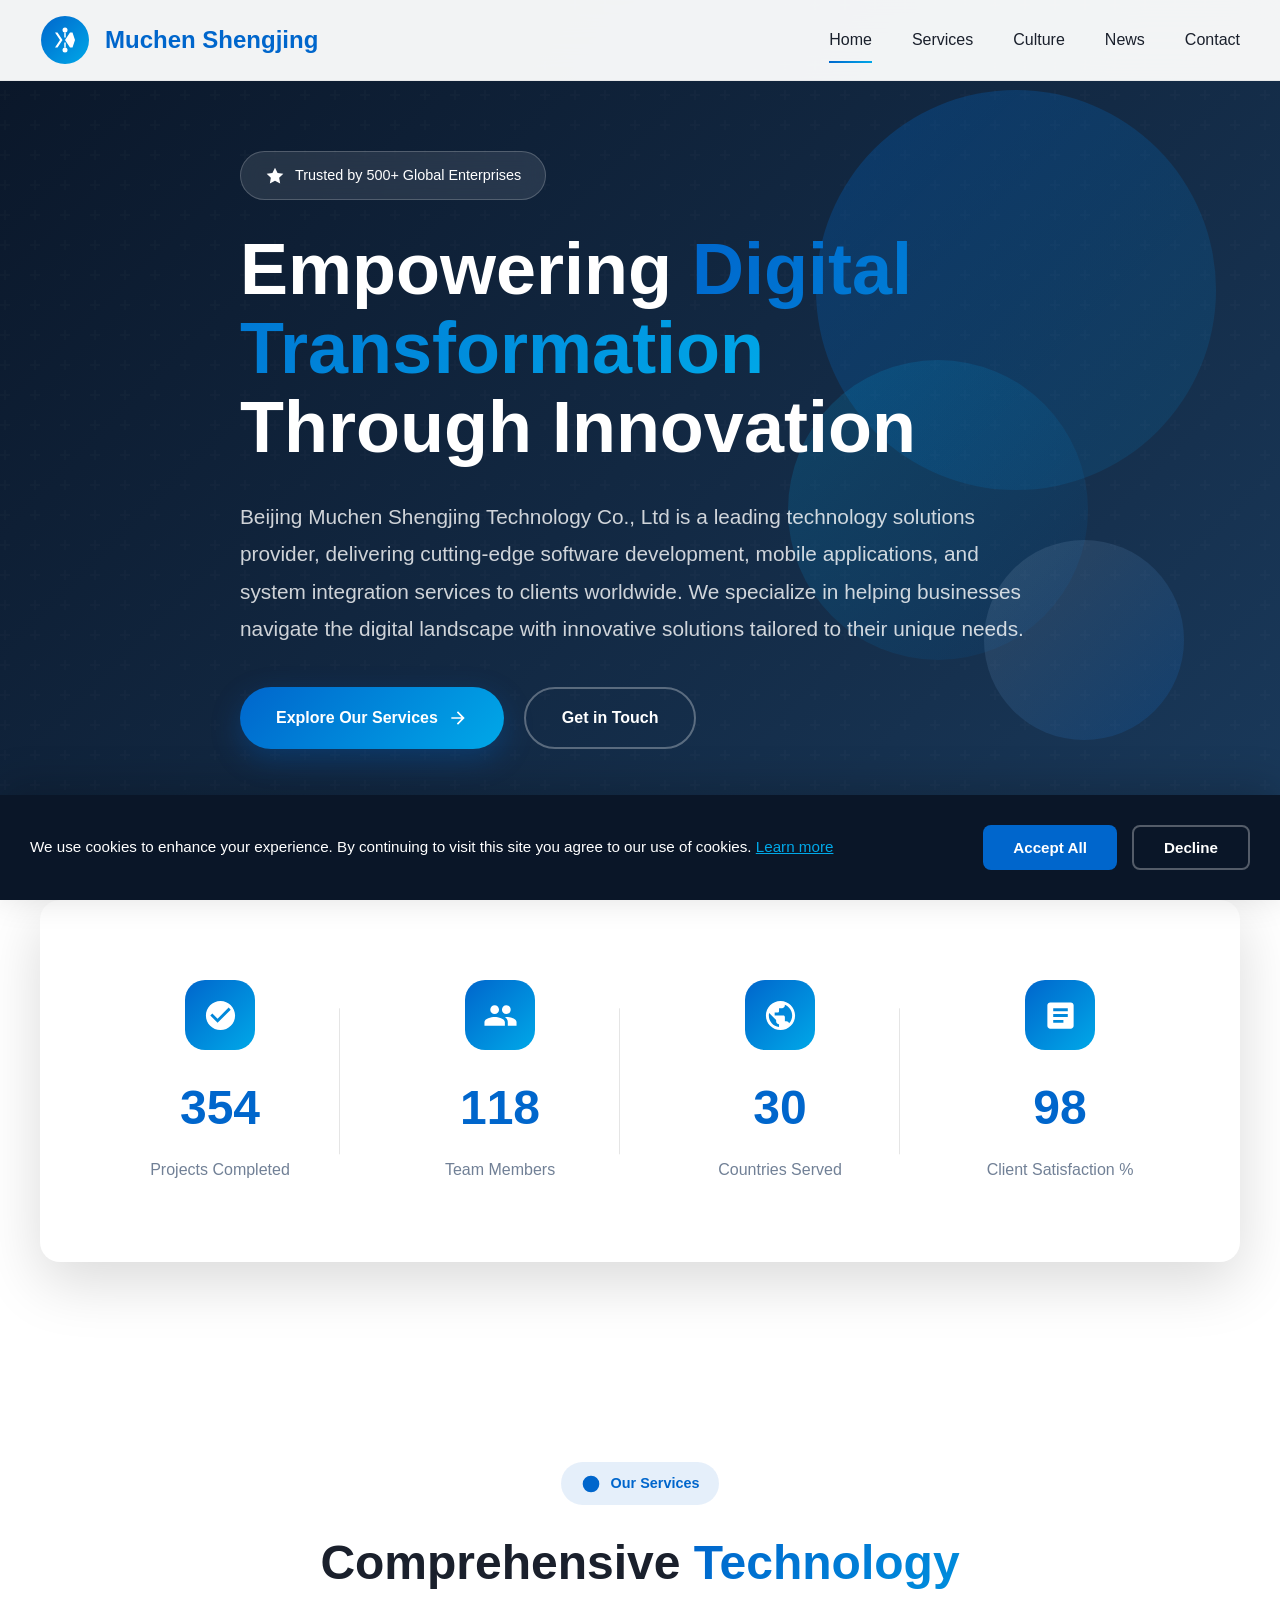
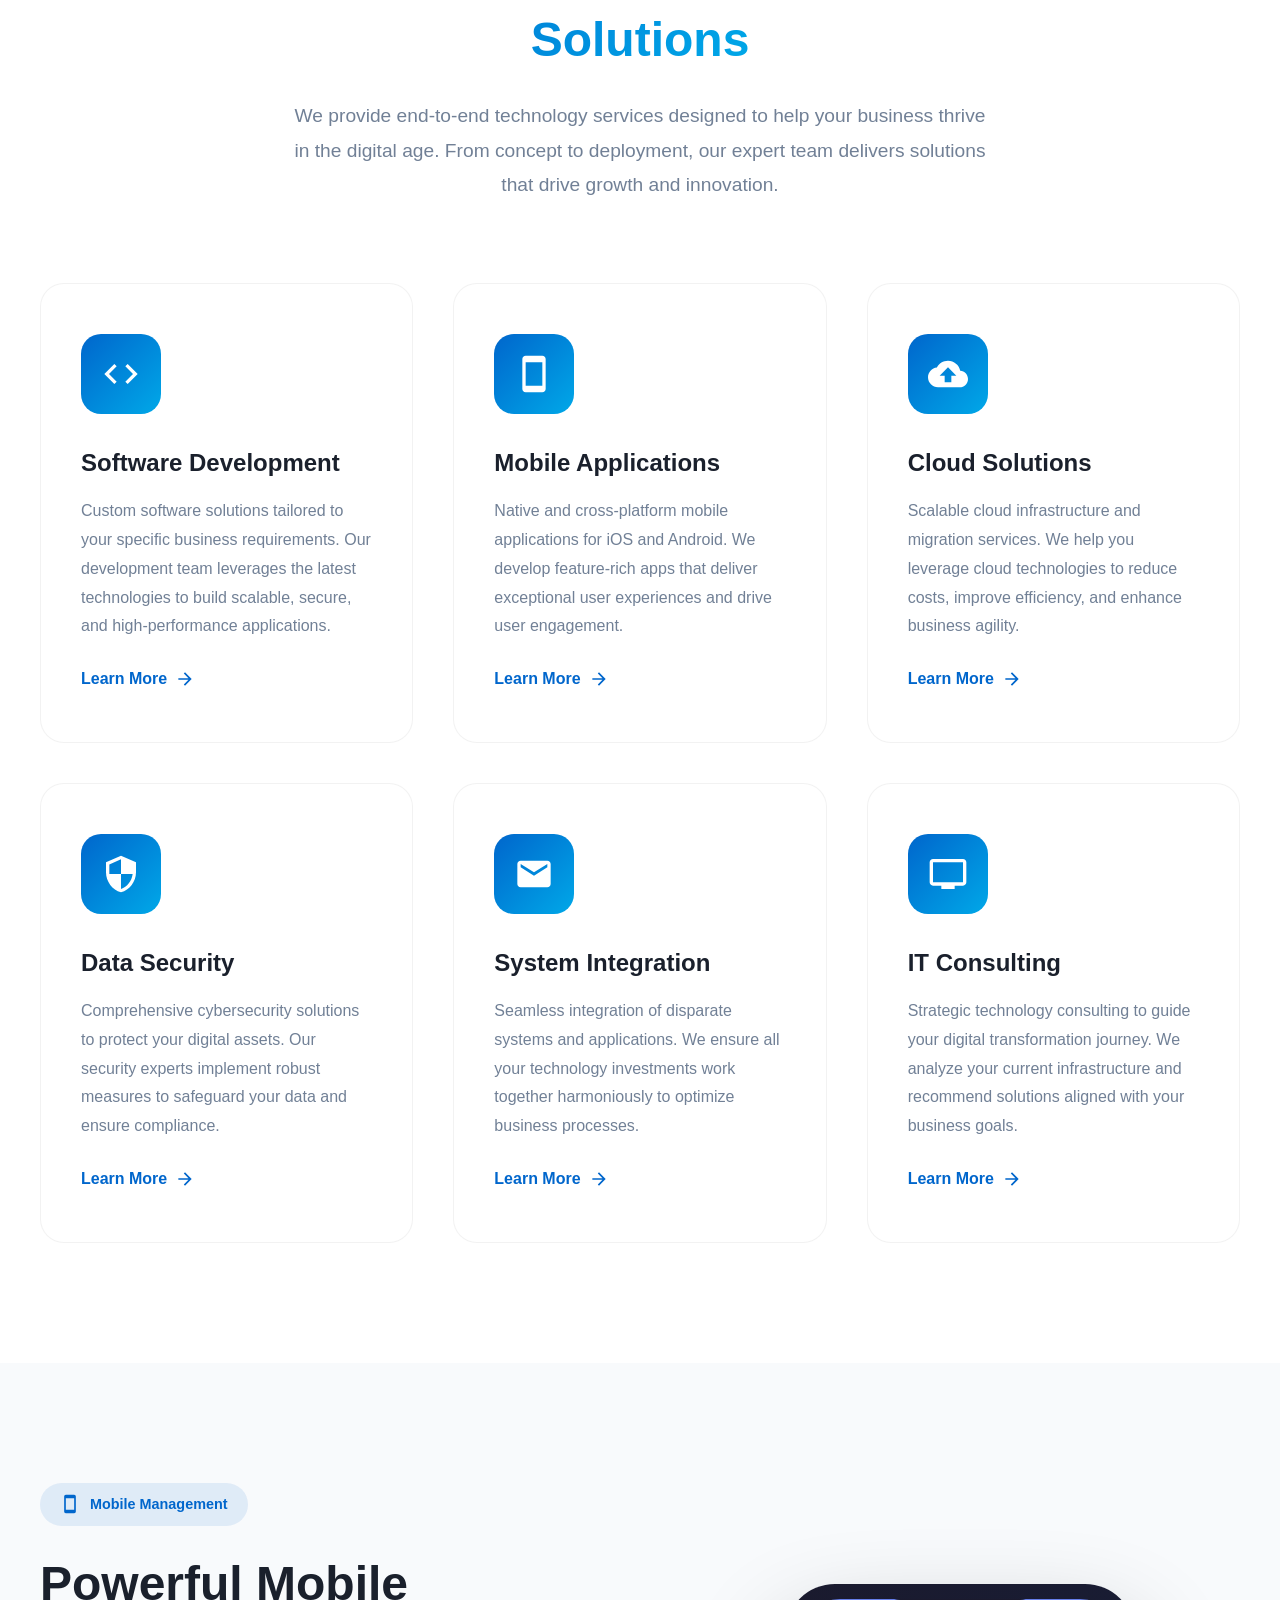
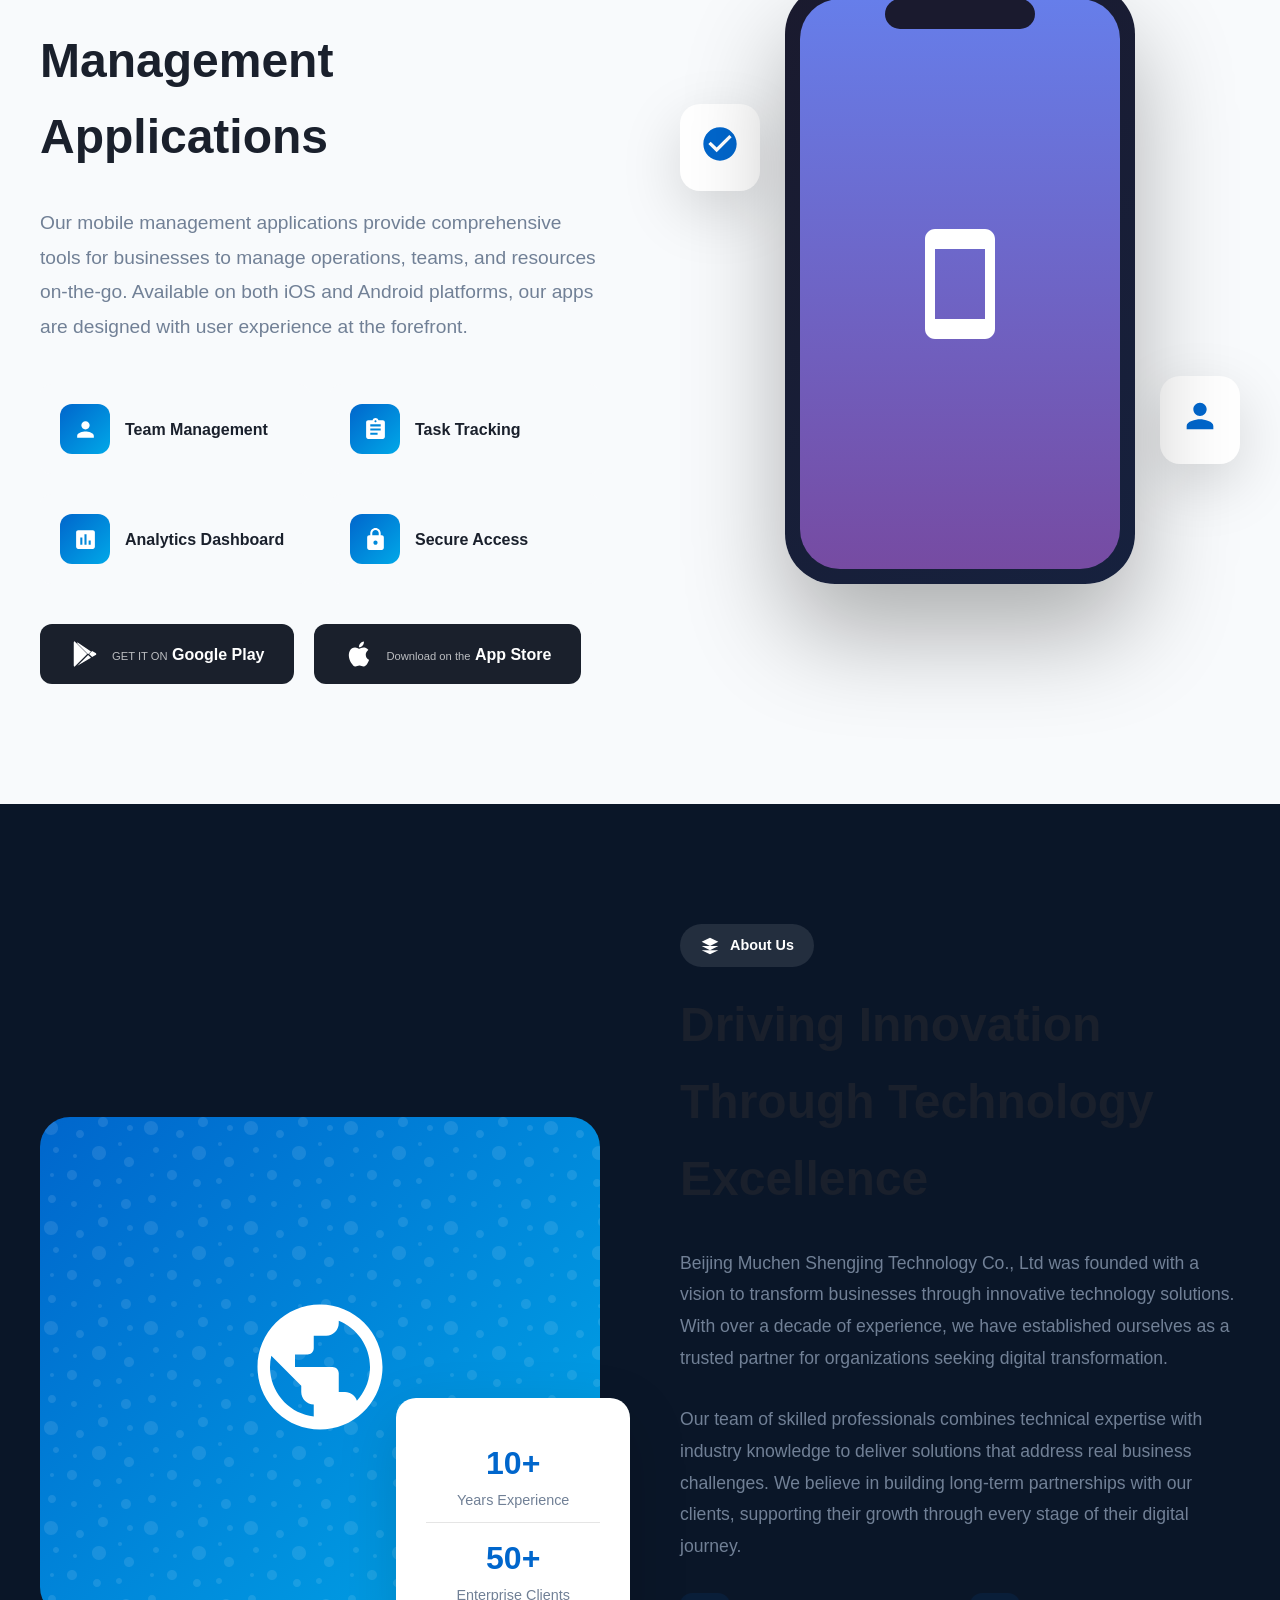
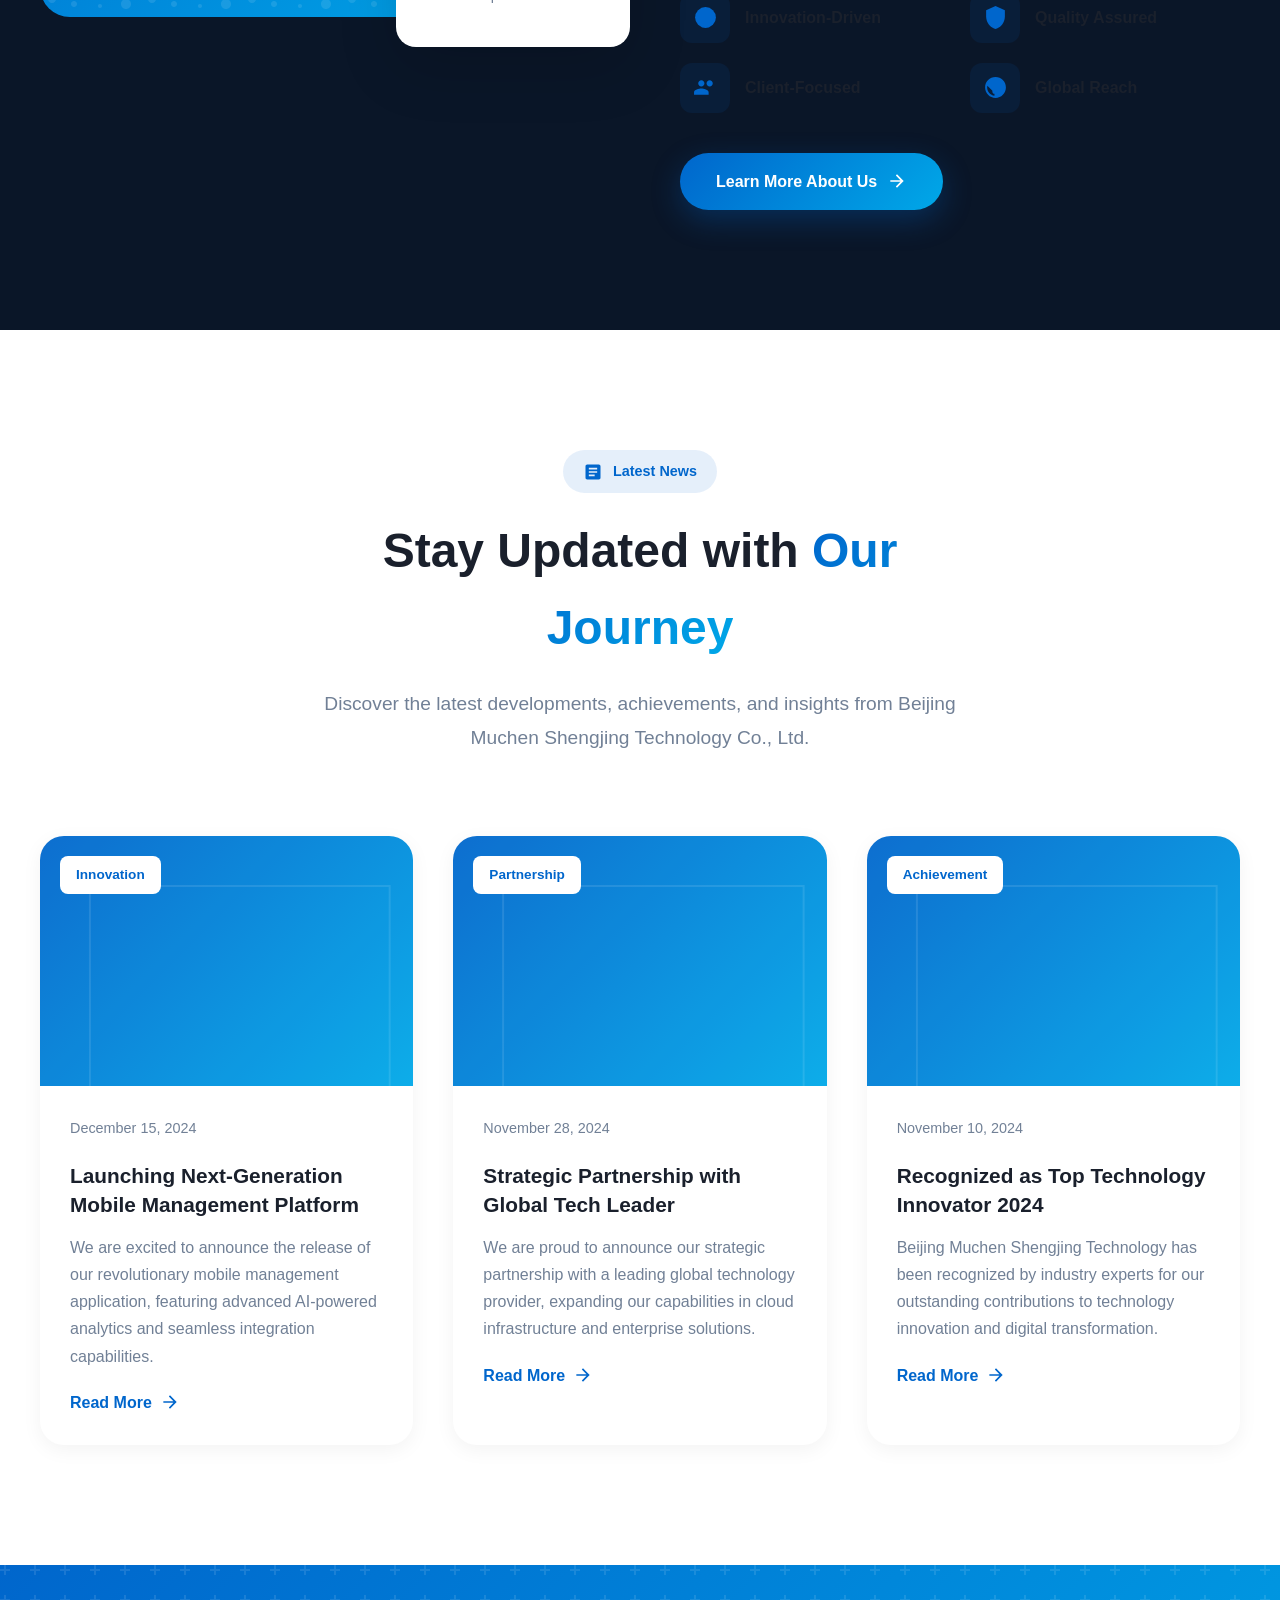
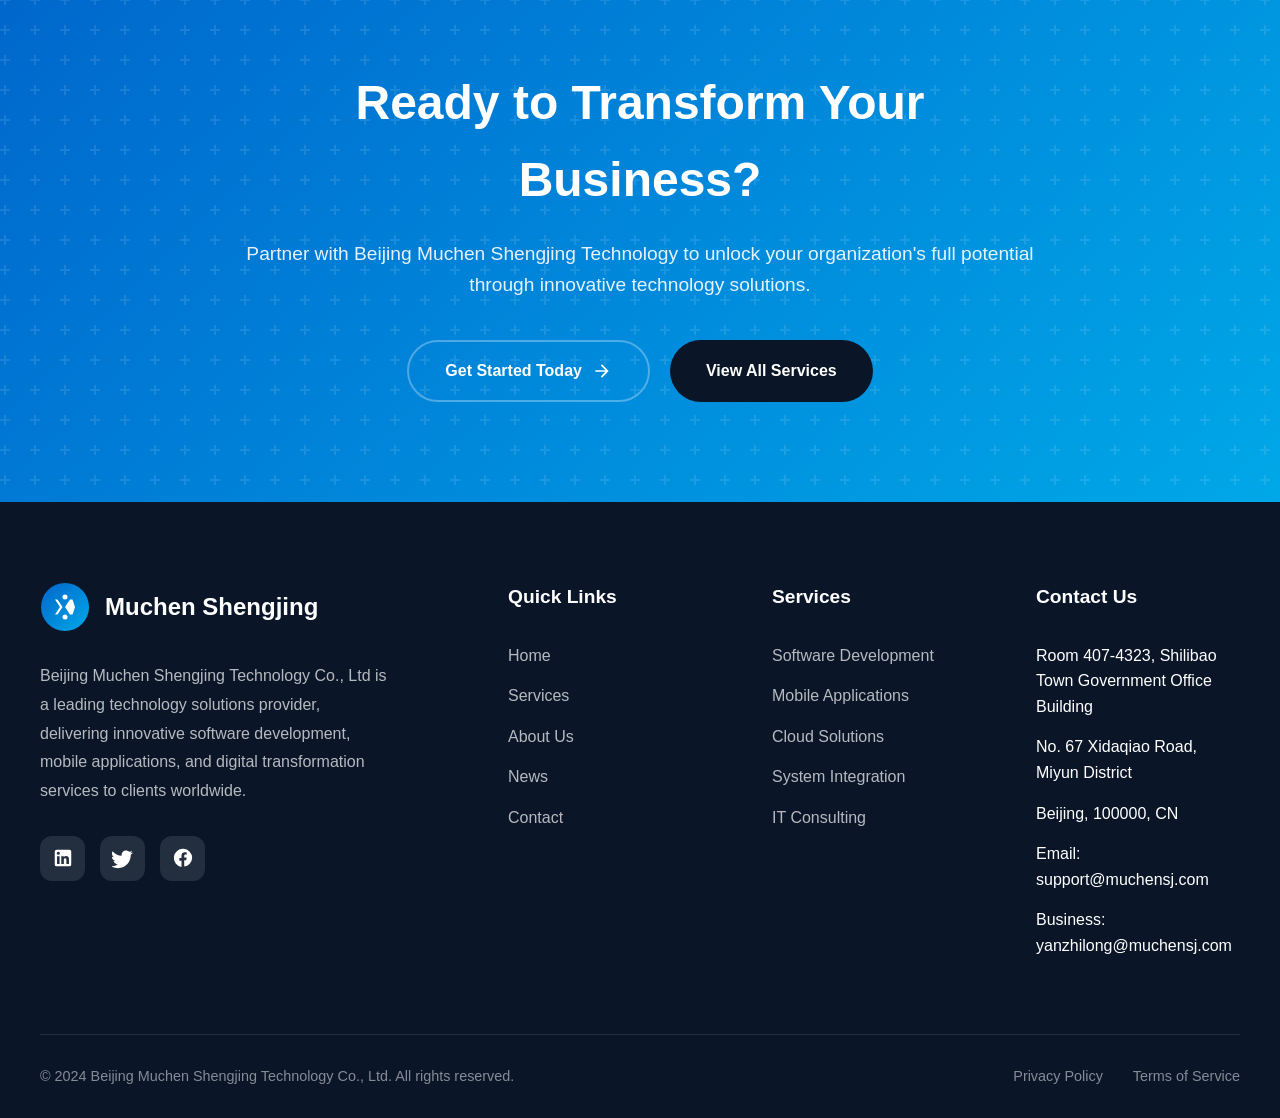
<file: index.html>
<!DOCTYPE html>
<html lang="en">
<head>
    <meta charset="UTF-8">
    <meta name="viewport" content="width=device-width, initial-scale=1.0">
    <meta name="description" content="Beijing Muchen Shengjing Technology Co., Ltd - Leading technology solutions provider specializing in software development, mobile applications, system integration, and digital transformation services for global markets.">
    <meta name="keywords" content="technology solutions, software development, mobile applications, system integration, app development, digital transformation, Beijing tech company">
    <meta name="author" content="Beijing Muchen Shengjing Technology Co., Ltd">
    <meta name="robots" content="index, follow, max-snippet:-1, max-image-preview:large, max-video-preview:-1">
    <meta name="googlebot" content="index, follow">
    <meta name="revisit-after" content="7 days">
    <meta name="language" content="English">
    <meta name="geo.region" content="CN">
    <meta name="geo.placename" content="Beijing">
    
    <!-- Open Graph / Facebook -->
    <meta property="og:type" content="website">
    <meta property="og:url" content="https://muchensj.com/">
    <meta property="og:title" content="Beijing Muchen Shengjing Technology Co., Ltd - Technology Innovation Leader">
    <meta property="og:description" content="Leading technology solutions provider specializing in software development, mobile applications, and digital transformation services.">
    <meta property="og:image" content="https://muchensj.com/images/og-image.png">
    <meta property="og:locale" content="en_US">
    <meta property="og:site_name" content="Muchen Shengjing Technology">
    
    <!-- Twitter -->
    <meta name="twitter:card" content="summary_large_image">
    <meta name="twitter:url" content="https://muchensj.com/">
    <meta name="twitter:title" content="Beijing Muchen Shengjing Technology Co., Ltd">
    <meta name="twitter:description" content="Leading technology solutions provider specializing in software development, mobile applications, and digital transformation services.">
    <meta name="twitter:image" content="https://muchensj.com/images/og-image.png">
    
    <!-- Canonical URL -->
    <link rel="canonical" href="https://muchensj.com/">
    
    <title>Beijing Muchen Shengjing Technology Co., Ltd | Technology Innovation Leader</title>
    
    <!-- Structured Data -->
    <script type="application/ld+json">
    {
        "@context": "https://schema.org",
        "@type": "Organization",
        "name": "Beijing Muchen Shengjing Technology Co., Ltd",
        "alternateName": "Muchen Shengjing",
        "url": "https://muchensj.com",
        "logo": "https://muchensj.com/images/logo.svg",
        "description": "Leading technology solutions provider specializing in software development, mobile applications, system integration, and digital transformation services.",
        "address": {
            "@type": "PostalAddress",
            "streetAddress": "Room 407-4323, Shilibao Town Government Office Building, No. 67 Xidaqiao Road, Miyun District",
            "addressLocality": "Beijing",
            "postalCode": "100000",
            "addressCountry": "CN"
        },
        "contactPoint": {
            "@type": "ContactPoint",
            "telephone": "+86-10-xxxx-xxxx",
            "contactType": "customer service",
            "email": "support@muchensj.com"
        },
        "sameAs": [
            "https://www.linkedin.com/company/muchensj",
            "https://twitter.com/muchensj",
            "https://www.facebook.com/muchensj"
        ]
    }
    </script>
    
    <!-- Stylesheets -->
    <link rel="stylesheet" href="css/style.css">
    
    <!-- Favicon -->
    <link rel="icon" type="image/svg+xml" href="images/logo.svg">
    <link rel="apple-touch-icon" sizes="180x180" href="images/logo.svg">
</head>
<body>
    <!-- Loading Screen -->
    <div class="loader">
        <div class="loader-content">
            <div class="loader-spinner"></div>
            <p>Loading Muchen Shengjing Technology...</p>
        </div>
    </div>

    <!-- Header -->
    <header class="header">
        <div class="header-inner">
            <a href="index.html" class="logo">
                <svg width="50" height="50" viewBox="0 0 100 100">
                    <defs>
                        <linearGradient id="logoGradient" x1="0%" y1="0%" x2="100%" y2="100%">
                            <stop offset="0%" style="stop-color:#0066cc"/>
                            <stop offset="100%" style="stop-color:#00a8e8"/>
                        </linearGradient>
                    </defs>
                    <circle cx="50" cy="50" r="48" fill="url(#logoGradient)"/>
                    <g fill="white">
                        <path d="M30 35 L40 50 L30 65 L35 65 L45 50 L35 35 Z"/>
                        <path d="M55 35 L65 35 L70 50 L65 65 L60 65 L50 50 L60 35 Z"/>
                        <circle cx="50" cy="30" r="5"/>
                        <circle cx="50" cy="70" r="5"/>
                        <line x1="50" y1="35" x2="50" y2="45" stroke="white" stroke-width="3"/>
                        <line x1="50" y1="55" x2="50" y2="65" stroke="white" stroke-width="3"/>
                    </g>
                </svg>
                <span class="logo-text">Muchen Shengjing</span>
            </a>
            
            <nav class="nav-menu">
                <div class="nav-item active">
                    <a href="index.html">Home</a>
                </div>
                <div class="nav-item">
                    <a href="services.html">Services</a>
                </div>
                <div class="nav-item">
                    <a href="culture.html">Culture</a>
                </div>
                <div class="nav-item">
                    <a href="news.html">News</a>
                </div>
                <div class="nav-item">
                    <a href="contact.html">Contact</a>
                </div>
            </nav>
            
            <div class="mobile-menu-btn">
                <span></span>
                <span></span>
                <span></span>
            </div>
        </div>
    </header>

    <!-- Hero Section -->
    <section class="hero">
        <div class="container">
            <div class="hero-content">
                <div class="hero-badge">
                    <svg width="20" height="20" viewBox="0 0 24 24" fill="currentColor">
                        <path d="M12 2L15.09 8.26L22 9.27L17 14.14L18.18 21.02L12 17.77L5.82 21.02L7 14.14L2 9.27L8.91 8.26L12 2Z"/>
                    </svg>
                    Trusted by 500+ Global Enterprises
                </div>
                <h1>Empowering <span>Digital Transformation</span> Through Innovation</h1>
                <p>Beijing Muchen Shengjing Technology Co., Ltd is a leading technology solutions provider, delivering cutting-edge software development, mobile applications, and system integration services to clients worldwide. We specialize in helping businesses navigate the digital landscape with innovative solutions tailored to their unique needs.</p>
                <div class="hero-buttons">
                    <a href="services.html" class="btn btn-primary">
                        Explore Our Services
                        <svg width="20" height="20" viewBox="0 0 24 24" fill="currentColor">
                            <path d="M12 4l-1.41 1.41L16.17 11H4v2h12.17l-5.58 5.59L12 20l8-8z"/>
                        </svg>
                    </a>
                    <a href="contact.html" class="btn btn-secondary">Get in Touch</a>
                </div>
            </div>
        </div>
        
        <!-- Animated Background Elements -->
        <div class="hero-shapes">
            <div class="shape shape-1"></div>
            <div class="shape shape-2"></div>
            <div class="shape shape-3"></div>
        </div>
    </section>

    <!-- Stats Section -->
    <section class="stats">
        <div class="container">
            <div class="stats-grid">
                <div class="stat-item animate-on-scroll">
                    <div class="stat-icon">
                        <svg viewBox="0 0 24 24">
                            <path d="M12 2C6.48 2 2 6.48 2 12s4.48 10 10 10 10-4.48 10-10S17.52 2 12 2zm-2 15l-5-5 1.41-1.41L10 14.17l7.59-7.59L19 8l-9 9z"/>
                        </svg>
                    </div>
                    <div class="stat-number" data-target="500">0</div>
                    <div class="stat-label">Projects Completed</div>
                </div>
                <div class="stat-item animate-on-scroll">
                    <div class="stat-icon">
                        <svg viewBox="0 0 24 24">
                            <path d="M16 11c1.66 0 2.99-1.34 2.99-3S17.66 5 16 5c-1.66 0-3 1.34-3 3s1.34 3 3 3zm-8 0c1.66 0 2.99-1.34 2.99-3S9.66 5 8 5C6.34 5 5 6.34 5 8s1.34 3 3 3zm0 2c-2.33 0-7 1.17-7 3.5V19h14v-2.5c0-2.33-4.67-3.5-7-3.5zm8 0c-.29 0-.62.02-.97.05 1.16.84 1.97 1.97 1.97 3.45V19h6v-2.5c0-2.33-4.67-3.5-7-3.5z"/>
                        </svg>
                    </div>
                    <div class="stat-number" data-target="150">0</div>
                    <div class="stat-label">Team Members</div>
                </div>
                <div class="stat-item animate-on-scroll">
                    <div class="stat-icon">
                        <svg viewBox="0 0 24 24">
                            <path d="M12 2C6.48 2 2 6.48 2 12s4.48 10 10 10 10-4.48 10-10S17.52 2 12 2zm-1 17.93c-3.95-.49-7-3.85-7-7.93 0-.62.08-1.21.21-1.79L9 15v1c0 1.1.9 2 2 2v1.93zm6.9-2.54c-.26-.81-1-1.39-1.9-1.39h-1v-3c0-.55-.45-1-1-1H8v-2h2c.55 0 1-.45 1-1V7h2c1.1 0 2-.9 2-2v-.41c2.93 1.19 5 4.06 5 7.41 0 2.08-.8 3.97-2.1 5.39z"/>
                        </svg>
                    </div>
                    <div class="stat-number" data-target="30">0</div>
                    <div class="stat-label">Countries Served</div>
                </div>
                <div class="stat-item animate-on-scroll">
                    <div class="stat-icon">
                        <svg viewBox="0 0 24 24">
                            <path d="M19 3H5c-1.1 0-2 .9-2 2v14c0 1.1.9 2 2 2h14c1.1 0 2-.9 2-2V5c0-1.1-.9-2-2-2zm-5 14H7v-2h7v2zm3-4H7v-2h10v2zm0-4H7V7h10v2z"/>
                        </svg>
                    </div>
                    <div class="stat-number" data-target="98">0</div>
                    <div class="stat-label">Client Satisfaction %</div>
                </div>
            </div>
        </div>
    </section>

    <!-- Services Overview Section -->
    <section class="section">
        <div class="container">
            <div class="section-header animate-on-scroll">
                <div class="section-badge">
                    <svg width="20" height="20" viewBox="0 0 24 24" fill="currentColor">
                        <path d="M12 2l-5.5 9h11z"/>
                        <circle cx="12" cy="12" r="10"/>
                    </svg>
                    Our Services
                </div>
                <h2 class="section-title">Comprehensive <span>Technology Solutions</span></h2>
                <p class="section-desc">We provide end-to-end technology services designed to help your business thrive in the digital age. From concept to deployment, our expert team delivers solutions that drive growth and innovation.</p>
            </div>
            
            <div class="services-grid">
                <div class="service-card animate-on-scroll">
                    <div class="service-icon">
                        <svg viewBox="0 0 24 24">
                            <path d="M9.4 16.6L4.8 12l4.6-4.6L8 6l-6 6 6 6 1.4-1.4zm5.2 0l4.6-4.6-4.6-4.6L16 6l6 6-6 6-1.4-1.4z"/>
                        </svg>
                    </div>
                    <h3>Software Development</h3>
                    <p>Custom software solutions tailored to your specific business requirements. Our development team leverages the latest technologies to build scalable, secure, and high-performance applications.</p>
                    <a href="services.html" class="service-link">
                        Learn More
                        <svg viewBox="0 0 24 24" fill="currentColor">
                            <path d="M12 4l-1.41 1.41L16.17 11H4v2h12.17l-5.58 5.59L12 20l8-8z"/>
                        </svg>
                    </a>
                </div>
                
                <div class="service-card animate-on-scroll">
                    <div class="service-icon">
                        <svg viewBox="0 0 24 24">
                            <path d="M17 1.01L7 1c-1.1 0-2 .9-2 2v18c0 1.1.9 2 2 2h10c1.1 0 2-.9 2-2V3c0-1.1-.9-1.99-2-1.99zM17 19H7V5h10v14z"/>
                        </svg>
                    </div>
                    <h3>Mobile Applications</h3>
                    <p>Native and cross-platform mobile applications for iOS and Android. We develop feature-rich apps that deliver exceptional user experiences and drive user engagement.</p>
                    <a href="services.html" class="service-link">
                        Learn More
                        <svg viewBox="0 0 24 24" fill="currentColor">
                            <path d="M12 4l-1.41 1.41L16.17 11H4v2h12.17l-5.58 5.59L12 20l8-8z"/>
                        </svg>
                    </a>
                </div>
                
                <div class="service-card animate-on-scroll">
                    <div class="service-icon">
                        <svg viewBox="0 0 24 24">
                            <path d="M19.35 10.04C18.67 6.59 15.64 4 12 4 9.11 4 6.6 5.64 5.35 8.04 2.34 8.36 0 10.91 0 14c0 3.31 2.69 6 6 6h13c2.76 0 5-2.24 5-5 0-2.64-2.05-4.78-4.65-4.96zM14 13v4h-4v-4H7l5-5 5 5h-3z"/>
                        </svg>
                    </div>
                    <h3>Cloud Solutions</h3>
                    <p>Scalable cloud infrastructure and migration services. We help you leverage cloud technologies to reduce costs, improve efficiency, and enhance business agility.</p>
                    <a href="services.html" class="service-link">
                        Learn More
                        <svg viewBox="0 0 24 24" fill="currentColor">
                            <path d="M12 4l-1.41 1.41L16.17 11H4v2h12.17l-5.58 5.59L12 20l8-8z"/>
                        </svg>
                    </a>
                </div>
                
                <div class="service-card animate-on-scroll">
                    <div class="service-icon">
                        <svg viewBox="0 0 24 24">
                            <path d="M12 1L3 5v6c0 5.55 3.84 10.74 9 12 5.16-1.26 9-6.45 9-12V5l-9-4zm0 10.99h7c-.53 4.12-3.28 7.79-7 8.94V12H5V6.3l7-3.11v8.8z"/>
                        </svg>
                    </div>
                    <h3>Data Security</h3>
                    <p>Comprehensive cybersecurity solutions to protect your digital assets. Our security experts implement robust measures to safeguard your data and ensure compliance.</p>
                    <a href="services.html" class="service-link">
                        Learn More
                        <svg viewBox="0 0 24 24" fill="currentColor">
                            <path d="M12 4l-1.41 1.41L16.17 11H4v2h12.17l-5.58 5.59L12 20l8-8z"/>
                        </svg>
                    </a>
                </div>
                
                <div class="service-card animate-on-scroll">
                    <div class="service-icon">
                        <svg viewBox="0 0 24 24">
                            <path d="M20 4H4c-1.1 0-1.99.9-1.99 2L2 18c0 1.1.9 2 2 2h16c1.1 0 2-.9 2-2V6c0-1.1-.9-2-2-2zm0 4l-8 5-8-5V6l8 5 8-5v2z"/>
                        </svg>
                    </div>
                    <h3>System Integration</h3>
                    <p>Seamless integration of disparate systems and applications. We ensure all your technology investments work together harmoniously to optimize business processes.</p>
                    <a href="services.html" class="service-link">
                        Learn More
                        <svg viewBox="0 0 24 24" fill="currentColor">
                            <path d="M12 4l-1.41 1.41L16.17 11H4v2h12.17l-5.58 5.59L12 20l8-8z"/>
                        </svg>
                    </a>
                </div>
                
                <div class="service-card animate-on-scroll">
                    <div class="service-icon">
                        <svg viewBox="0 0 24 24">
                            <path d="M21 3H3c-1.1 0-2 .9-2 2v12c0 1.1.9 2 2 2h5v2h8v-2h5c1.1 0 2-.9 2-2V5c0-1.1-.9-2-2-2zm0 14H3V5h18v12z"/>
                        </svg>
                    </div>
                    <h3>IT Consulting</h3>
                    <p>Strategic technology consulting to guide your digital transformation journey. We analyze your current infrastructure and recommend solutions aligned with your business goals.</p>
                    <a href="services.html" class="service-link">
                        Learn More
                        <svg viewBox="0 0 24 24" fill="currentColor">
                            <path d="M12 4l-1.41 1.41L16.17 11H4v2h12.17l-5.58 5.59L12 20l8-8z"/>
                        </svg>
                    </a>
                </div>
            </div>
        </div>
    </section>

    <!-- Mobile Apps Section -->
    <section class="section section-light">
        <div class="container">
            <div class="apps-showcase">
                <div class="apps-content animate-on-scroll">
                    <div class="section-badge">
                        <svg width="20" height="20" viewBox="0 0 24 24" fill="currentColor">
                            <path d="M17 1.01L7 1c-1.1 0-2 .9-2 2v18c0 1.1.9 2 2 2h10c1.1 0 2-.9 2-2V3c0-1.1-.9-1.99-2-1.99zM17 19H7V5h10v14z"/>
                        </svg>
                        Mobile Management
                    </div>
                    <h2>Powerful Mobile Management Applications</h2>
                    <p>Our mobile management applications provide comprehensive tools for businesses to manage operations, teams, and resources on-the-go. Available on both iOS and Android platforms, our apps are designed with user experience at the forefront.</p>
                    
                    <div class="app-features">
                        <div class="app-feature">
                            <div class="app-feature-icon">
                                <svg viewBox="0 0 24 24">
                                    <path d="M12 12c2.21 0 4-1.79 4-4s-1.79-4-4-4-4 1.79-4 4 1.79 4 4 4zm0 2c-2.67 0-8 1.34-8 4v2h16v-2c0-2.66-5.33-4-8-4z"/>
                                </svg>
                            </div>
                            <span>Team Management</span>
                        </div>
                        <div class="app-feature">
                            <div class="app-feature-icon">
                                <svg viewBox="0 0 24 24">
                                    <path d="M19 3h-4.18C14.4 1.84 13.3 1 12 1c-1.3 0-2.4.84-2.82 2H5c-1.1 0-2 .9-2 2v14c0 1.1.9 2 2 2h14c1.1 0 2-.9 2-2V5c0-1.1-.9-2-2-2zm-7 0c.55 0 1 .45 1 1s-.45 1-1 1-1-.45-1-1 .45-1 1-1zm2 14H7v-2h7v2zm3-4H7v-2h10v2zm0-4H7V7h10v2z"/>
                                </svg>
                            </div>
                            <span>Task Tracking</span>
                        </div>
                        <div class="app-feature">
                            <div class="app-feature-icon">
                                <svg viewBox="0 0 24 24">
                                    <path d="M19 3H5c-1.1 0-2 .9-2 2v14c0 1.1.9 2 2 2h14c1.1 0 2-.9 2-2V5c0-1.1-.9-2-2-2zM9 17H7v-7h2v7zm4 0h-2V7h2v10zm4 0h-2v-4h2v4z"/>
                                </svg>
                            </div>
                            <span>Analytics Dashboard</span>
                        </div>
                        <div class="app-feature">
                            <div class="app-feature-icon">
                                <svg viewBox="0 0 24 24">
                                    <path d="M18 8h-1V6c0-2.76-2.24-5-5-5S7 3.24 7 6v2H6c-1.1 0-2 .9-2 2v10c0 1.1.9 2 2 2h12c1.1 0 2-.9 2-2V10c0-1.1-.9-2-2-2zm-6 9c-1.1 0-2-.9-2-2s.9-2 2-2 2 .9 2 2-.9 2-2 2zm3.1-9H8.9V6c0-1.71 1.39-3.1 3.1-3.1 1.71 0 3.1 1.39 3.1 3.1v2z"/>
                                </svg>
                            </div>
                            <span>Secure Access</span>
                        </div>
                    </div>
                    
                    <div class="app-stores">
                        <a href="https://play.google.com/store" class="store-btn" target="_blank" rel="noopener noreferrer">
                            <svg viewBox="0 0 24 24" fill="currentColor">
                                <path d="M3.609 1.814L13.792 12 3.61 22.186a.996.996 0 0 1-.61-.92V2.734a1 1 0 0 1 .609-.92zm10.89 10.893l2.302 2.302-10.937 6.333 8.635-8.635zm3.199-3.198l2.807 1.626a1 1 0 0 1 0 1.73l-2.808 1.626L15.206 12l2.492-2.491zM5.864 2.658L16.8 9.99l-2.302 2.302-8.634-8.634z"/>
                            </svg>
                            <div class="store-btn-text">
                                <small>GET IT ON</small>
                                <strong>Google Play</strong>
                            </div>
                        </a>
                        <a href="https://www.apple.com/app-store/" class="store-btn" target="_blank" rel="noopener noreferrer">
                            <svg viewBox="0 0 24 24" fill="currentColor">
                                <path d="M18.71 19.5c-.83 1.24-1.71 2.45-3.05 2.47-1.34.03-1.77-.79-3.29-.79-1.53 0-2 .77-3.27.82-1.31.05-2.3-1.32-3.14-2.53C4.25 17 2.94 12.45 4.7 9.39c.87-1.52 2.43-2.48 4.12-2.51 1.28-.02 2.5.87 3.29.87.78 0 2.26-1.07 3.81-.91.65.03 2.47.26 3.64 1.98-.09.06-2.17 1.28-2.15 3.81.03 3.02 2.65 4.03 2.68 4.04-.03.07-.42 1.44-1.38 2.83M13 3.5c.73-.83 1.94-1.46 2.94-1.5.13 1.17-.34 2.35-1.04 3.19-.69.85-1.83 1.51-2.95 1.42-.15-1.15.41-2.35 1.05-3.11z"/>
                            </svg>
                            <div class="store-btn-text">
                                <small>Download on the</small>
                                <strong>App Store</strong>
                            </div>
                        </a>
                    </div>
                </div>
                
                <div class="apps-visual animate-on-scroll">
                    <div class="phone-mockup">
                        <div class="phone-notch"></div>
                        <div class="phone-screen">
                            <svg viewBox="0 0 24 24">
                                <path d="M17 1.01L7 1c-1.1 0-2 .9-2 2v18c0 1.1.9 2 2 2h10c1.1 0 2-.9 2-2V3c0-1.1-.9-1.99-2-1.99zM17 19H7V5h10v14z"/>
                            </svg>
                        </div>
                    </div>
                    <div class="floating-element floating-element-1">
                        <svg viewBox="0 0 24 24">
                            <path d="M12 2C6.48 2 2 6.48 2 12s4.48 10 10 10 10-4.48 10-10S17.52 2 12 2zm-2 15l-5-5 1.41-1.41L10 14.17l7.59-7.59L19 8l-9 9z"/>
                        </svg>
                    </div>
                    <div class="floating-element floating-element-2">
                        <svg viewBox="0 0 24 24">
                            <path d="M12 12c2.21 0 4-1.79 4-4s-1.79-4-4-4-4 1.79-4 4 1.79 4 4 4zm0 2c-2.67 0-8 1.34-8 4v2h16v-2c0-2.66-5.33-4-8-4z"/>
                        </svg>
                    </div>
                </div>
            </div>
        </div>
    </section>

    <!-- About Section -->
    <section class="section section-dark">
        <div class="container">
            <div class="about-grid">
                <div class="about-image animate-on-scroll">
                    <div class="about-img-main">
                        <svg viewBox="0 0 24 24">
                            <path d="M12 2C6.48 2 2 6.48 2 12s4.48 10 10 10 10-4.48 10-10S17.52 2 12 2zm-1 17.93c-3.95-.49-7-3.85-7-7.93 0-.62.08-1.21.21-1.79L9 15v1c0 1.1.9 2 2 2v1.93zm6.9-2.54c-.26-.81-1-1.39-1.9-1.39h-1v-3c0-.55-.45-1-1-1H8v-2h2c.55 0 1-.45 1-1V7h2c1.1 0 2-.9 2-2v-.41c2.93 1.19 5 4.06 5 7.41 0 2.08-.8 3.97-2.1 5.39z"/>
                        </svg>
                    </div>
                    <div class="about-stats">
                        <div class="about-stats-item">
                            <div class="about-stats-number">10+</div>
                            <div class="about-stats-label">Years Experience</div>
                        </div>
                        <div class="about-stats-item">
                            <div class="about-stats-number">50+</div>
                            <div class="about-stats-label">Enterprise Clients</div>
                        </div>
                    </div>
                </div>
                
                <div class="about-content animate-on-scroll">
                    <div class="section-badge">
                        <svg width="20" height="20" viewBox="0 0 24 24" fill="currentColor">
                            <path d="M12 2L2 7l10 5 10-5-10-5zM2 17l10 5 10-5M2 12l10 5 10-5"/>
                        </svg>
                        About Us
                    </div>
                    <h2>Driving Innovation Through Technology Excellence</h2>
                    <p>Beijing Muchen Shengjing Technology Co., Ltd was founded with a vision to transform businesses through innovative technology solutions. With over a decade of experience, we have established ourselves as a trusted partner for organizations seeking digital transformation.</p>
                    <p>Our team of skilled professionals combines technical expertise with industry knowledge to deliver solutions that address real business challenges. We believe in building long-term partnerships with our clients, supporting their growth through every stage of their digital journey.</p>
                    
                    <div class="about-features">
                        <div class="about-feature">
                            <div class="about-feature-icon">
                                <svg viewBox="0 0 24 24">
                                    <path d="M12 2l-5.5 9h11z"/>
                                    <circle cx="12" cy="12" r="10"/>
                                </svg>
                            </div>
                            <span>Innovation-Driven</span>
                        </div>
                        <div class="about-feature">
                            <div class="about-feature-icon">
                                <svg viewBox="0 0 24 24">
                                    <path d="M12 1L3 5v6c0 5.55 3.84 10.74 9 12 5.16-1.26 9-6.45 9-12V5l-9-4z"/>
                                </svg>
                            </div>
                            <span>Quality Assured</span>
                        </div>
                        <div class="about-feature">
                            <div class="about-feature-icon">
                                <svg viewBox="0 0 24 24">
                                    <path d="M16 11c1.66 0 2.99-1.34 2.99-3S17.66 5 16 5c-1.66 0-3 1.34-3 3s1.34 3 3 3zm-8 0c1.66 0 2.99-1.34 2.99-3S9.66 5 8 5C6.34 5 5 6.34 5 8s1.34 3 3 3zm0 2c-2.33 0-7 1.17-7 3.5V19h14v-2.5c0-2.33-4.67-3.5-7-3.5z"/>
                                </svg>
                            </div>
                            <span>Client-Focused</span>
                        </div>
                        <div class="about-feature">
                            <div class="about-feature-icon">
                                <svg viewBox="0 0 24 24">
                                    <path d="M12 2C6.48 2 2 6.48 2 12s4.48 10 10 10 10-4.48 10-10S17.52 2 12 2zm-1 17.93c-3.95-.49-7-3.85-7-7.93 0-.62.08-1.21.21-1.79L9 15v1c0 1.1.9 2 2 2v1.93z"/>
                                </svg>
                            </div>
                            <span>Global Reach</span>
                        </div>
                    </div>
                    
                    <a href="culture.html" class="btn btn-primary">
                        Learn More About Us
                        <svg width="20" height="20" viewBox="0 0 24 24" fill="currentColor">
                            <path d="M12 4l-1.41 1.41L16.17 11H4v2h12.17l-5.58 5.59L12 20l8-8z"/>
                        </svg>
                    </a>
                </div>
            </div>
        </div>
    </section>

    <!-- News Section -->
    <section class="section">
        <div class="container">
            <div class="section-header animate-on-scroll">
                <div class="section-badge">
                    <svg width="20" height="20" viewBox="0 0 24 24" fill="currentColor">
                        <path d="M19 3H5c-1.1 0-2 .9-2 2v14c0 1.1.9 2 2 2h14c1.1 0 2-.9 2-2V5c0-1.1-.9-2-2-2zm-5 14H7v-2h7v2zm3-4H7v-2h10v2zm0-4H7V7h10v2z"/>
                    </svg>
                    Latest News
                </div>
                <h2 class="section-title">Stay Updated with <span>Our Journey</span></h2>
                <p class="section-desc">Discover the latest developments, achievements, and insights from Beijing Muchen Shengjing Technology Co., Ltd.</p>
            </div>
            
            <div class="news-grid">
                <div class="news-card animate-on-scroll">
                    <div class="news-image">
                        <span class="news-category">Innovation</span>
                    </div>
                    <div class="news-content">
                        <p class="news-date">December 15, 2024</p>
                        <h3>Launching Next-Generation Mobile Management Platform</h3>
                        <p>We are excited to announce the release of our revolutionary mobile management application, featuring advanced AI-powered analytics and seamless integration capabilities.</p>
                        <a href="news.html" class="news-link">
                            Read More
                            <svg viewBox="0 0 24 24" fill="currentColor">
                                <path d="M12 4l-1.41 1.41L16.17 11H4v2h12.17l-5.58 5.59L12 20l8-8z"/>
                            </svg>
                        </a>
                    </div>
                </div>
                
                <div class="news-card animate-on-scroll">
                    <div class="news-image">
                        <span class="news-category">Partnership</span>
                    </div>
                    <div class="news-content">
                        <p class="news-date">November 28, 2024</p>
                        <h3>Strategic Partnership with Global Tech Leader</h3>
                        <p>We are proud to announce our strategic partnership with a leading global technology provider, expanding our capabilities in cloud infrastructure and enterprise solutions.</p>
                        <a href="news.html" class="news-link">
                            Read More
                            <svg viewBox="0 0 24 24" fill="currentColor">
                                <path d="M12 4l-1.41 1.41L16.17 11H4v2h12.17l-5.58 5.59L12 20l8-8z"/>
                            </svg>
                        </a>
                    </div>
                </div>
                
                <div class="news-card animate-on-scroll">
                    <div class="news-image">
                        <span class="news-category">Achievement</span>
                    </div>
                    <div class="news-content">
                        <p class="news-date">November 10, 2024</p>
                        <h3>Recognized as Top Technology Innovator 2024</h3>
                        <p>Beijing Muchen Shengjing Technology has been recognized by industry experts for our outstanding contributions to technology innovation and digital transformation.</p>
                        <a href="news.html" class="news-link">
                            Read More
                            <svg viewBox="0 0 24 24" fill="currentColor">
                                <path d="M12 4l-1.41 1.41L16.17 11H4v2h12.17l-5.58 5.59L12 20l8-8z"/>
                            </svg>
                        </a>
                    </div>
                </div>
            </div>
        </div>
    </section>

    <!-- CTA Section -->
    <section class="cta">
        <div class="container">
            <div class="cta-content animate-on-scroll">
                <h2>Ready to Transform Your Business?</h2>
                <p>Partner with Beijing Muchen Shengjing Technology to unlock your organization's full potential through innovative technology solutions.</p>
                <div class="cta-buttons">
                    <a href="contact.html" class="btn btn-secondary">
                        Get Started Today
                        <svg width="20" height="20" viewBox="0 0 24 24" fill="currentColor">
                            <path d="M12 4l-1.41 1.41L16.17 11H4v2h12.17l-5.58 5.59L12 20l8-8z"/>
                        </svg>
                    </a>
                    <a href="services.html" class="btn btn-dark">View All Services</a>
                </div>
            </div>
        </div>
    </section>

    <!-- Footer -->
    <footer class="footer">
        <div class="container">
            <div class="footer-grid">
                <div class="footer-brand">
                    <div class="footer-logo">
                        <svg width="50" height="50" viewBox="0 0 100 100">
                            <defs>
                                <linearGradient id="footerLogoGradient" x1="0%" y1="0%" x2="100%" y2="100%">
                                    <stop offset="0%" style="stop-color:#0066cc"/>
                                    <stop offset="100%" style="stop-color:#00a8e8"/>
                                </linearGradient>
                            </defs>
                            <circle cx="50" cy="50" r="48" fill="url(#footerLogoGradient)"/>
                            <g fill="white">
                                <path d="M30 35 L40 50 L30 65 L35 65 L45 50 L35 35 Z"/>
                                <path d="M55 35 L65 35 L70 50 L65 65 L60 65 L50 50 L60 35 Z"/>
                                <circle cx="50" cy="30" r="5"/>
                                <circle cx="50" cy="70" r="5"/>
                            </g>
                        </svg>
                        <span>Muchen Shengjing</span>
                    </div>
                    <p>Beijing Muchen Shengjing Technology Co., Ltd is a leading technology solutions provider, delivering innovative software development, mobile applications, and digital transformation services to clients worldwide.</p>
                    <div class="footer-social">
                        <a href="#" class="social-link" aria-label="LinkedIn">
                            <svg viewBox="0 0 24 24">
                                <path d="M19 3a2 2 0 0 1 2 2v14a2 2 0 0 1-2 2H5a2 2 0 0 1-2-2V5a2 2 0 0 1 2-2h14m-.5 15.5v-5.3a3.26 3.26 0 0 0-3.26-3.26c-.85 0-1.84.52-2.32 1.3v-1.11h-2.79v8.37h2.79v-4.93c0-.77.62-1.4 1.39-1.4a1.4 1.4 0 0 1 1.4 1.4v4.93h2.79M6.88 8.56a1.68 1.68 0 0 0 1.68-1.68c0-.93-.75-1.69-1.68-1.69a1.69 1.69 0 0 0-1.69 1.69c0 .93.76 1.68 1.69 1.68m1.39 9.94v-8.37H5.5v8.37h2.77z"/>
                            </svg>
                        </a>
                        <a href="#" class="social-link" aria-label="Twitter">
                            <svg viewBox="0 0 24 24">
                                <path d="M22.46 6c-.85.38-1.78.64-2.75.76 1-.6 1.76-1.55 2.12-2.68-.93.55-1.96.95-3.06 1.17-.88-.94-2.13-1.53-3.51-1.53-2.66 0-4.81 2.16-4.81 4.81 0 .38.04.75.13 1.1-4-.2-7.58-2.11-9.96-5.02-.42.72-.66 1.56-.66 2.46 0 1.68.85 3.16 2.14 4.02-.79-.02-1.53-.24-2.18-.6v.06c0 2.35 1.67 4.31 3.88 4.76-.4.1-.83.16-1.27.16-.31 0-.62-.03-.92-.08.63 1.96 2.45 3.39 4.61 3.43-1.69 1.32-3.83 2.1-6.15 2.1-.4 0-.8-.02-1.19-.07 2.19 1.4 4.78 2.23 7.57 2.23 9.07 0 14.02-7.52 14.02-14.02 0-.21 0-.43-.01-.64.96-.69 1.79-1.56 2.45-2.55-.88.39-1.83.65-2.82.77z"/>
                            </svg>
                        </a>
                        <a href="#" class="social-link" aria-label="Facebook">
                            <svg viewBox="0 0 24 24">
                                <path d="M22 12a10 10 0 1 0-11.62 9.87v-6.87H8v-3h2.38V9.38c0-2.35 1.42-3.65 3.56-3.65 1.03 0 2.1.18 2.1.18v2.31h-1.18c-1.16 0-1.53.72-1.53 1.46v1.75h2.61l-.42 3h-2.19v6.87A10 10 0 0 0 22 12z"/>
                            </svg>
                        </a>
                    </div>
                </div>
                
                <div class="footer-column">
                    <h3>Quick Links</h3>
                    <ul class="footer-links">
                        <li><a href="index.html">Home</a></li>
                        <li><a href="services.html">Services</a></li>
                        <li><a href="culture.html">About Us</a></li>
                        <li><a href="news.html">News</a></li>
                        <li><a href="contact.html">Contact</a></li>
                    </ul>
                </div>
                
                <div class="footer-column">
                    <h3>Services</h3>
                    <ul class="footer-links">
                        <li><a href="services.html">Software Development</a></li>
                        <li><a href="services.html">Mobile Applications</a></li>
                        <li><a href="services.html">Cloud Solutions</a></li>
                        <li><a href="services.html">System Integration</a></li>
                        <li><a href="services.html">IT Consulting</a></li>
                    </ul>
                </div>
                
                <div class="footer-column">
                    <h3>Contact Us</h3>
                    <ul class="footer-links">
                        <li>Room 407-4323, Shilibao Town Government Office Building</li>
                        <li>No. 67 Xidaqiao Road, Miyun District</li>
                        <li>Beijing, 100000, CN</li>
                        <li>Email: support@muchensj.com</li>
                        <li>Business: yanzhilong@muchensj.com</li>
                    </ul>
                </div>
            </div>
            
            <div class="footer-bottom">
                <p>&copy; 2024 Beijing Muchen Shengjing Technology Co., Ltd. All rights reserved.</p>
                <div class="footer-legal">
                    <a href="privacy.html">Privacy Policy</a>
                    <a href="terms.html">Terms of Service</a>
                </div>
            </div>
        </div>
    </footer>

    <!-- Scroll to Top Button -->
    <button class="scroll-top" aria-label="Scroll to top">
        <svg viewBox="0 0 24 24">
            <path d="M7.41 15.41L12 10.83l4.59 4.58L18 14l-6-6-6 6z"/>
        </svg>
    </button>

    <!-- Cookie Banner -->
    <div class="cookie-banner">
        <div class="cookie-content">
            <p>We use cookies to enhance your experience. By continuing to visit this site you agree to our use of cookies. <a href="privacy.html">Learn more</a></p>
            <div class="cookie-buttons">
                <button class="cookie-btn cookie-btn-accept">Accept All</button>
                <button class="cookie-btn cookie-btn-decline">Decline</button>
            </div>
        </div>
    </div>

    <!-- JavaScript -->
    <script src="js/main.js"></script>
</body>
</html>
</file>
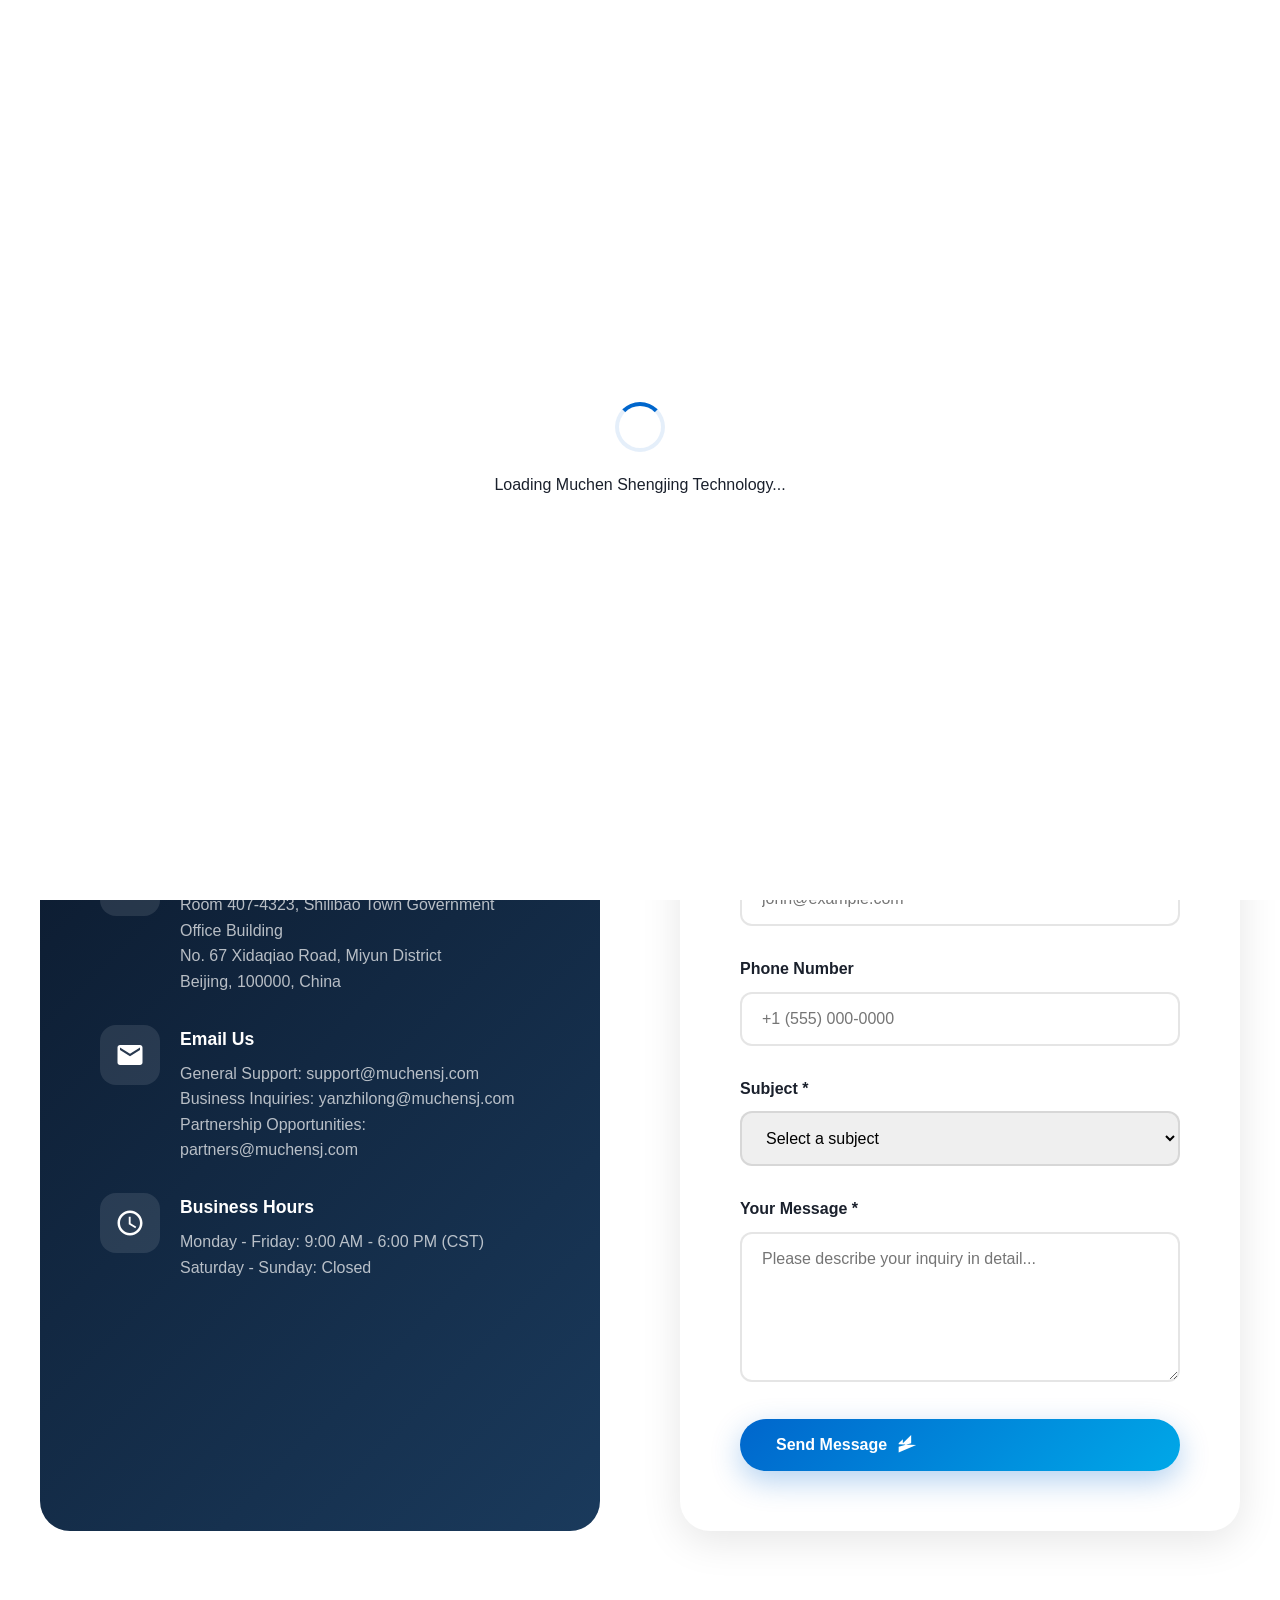
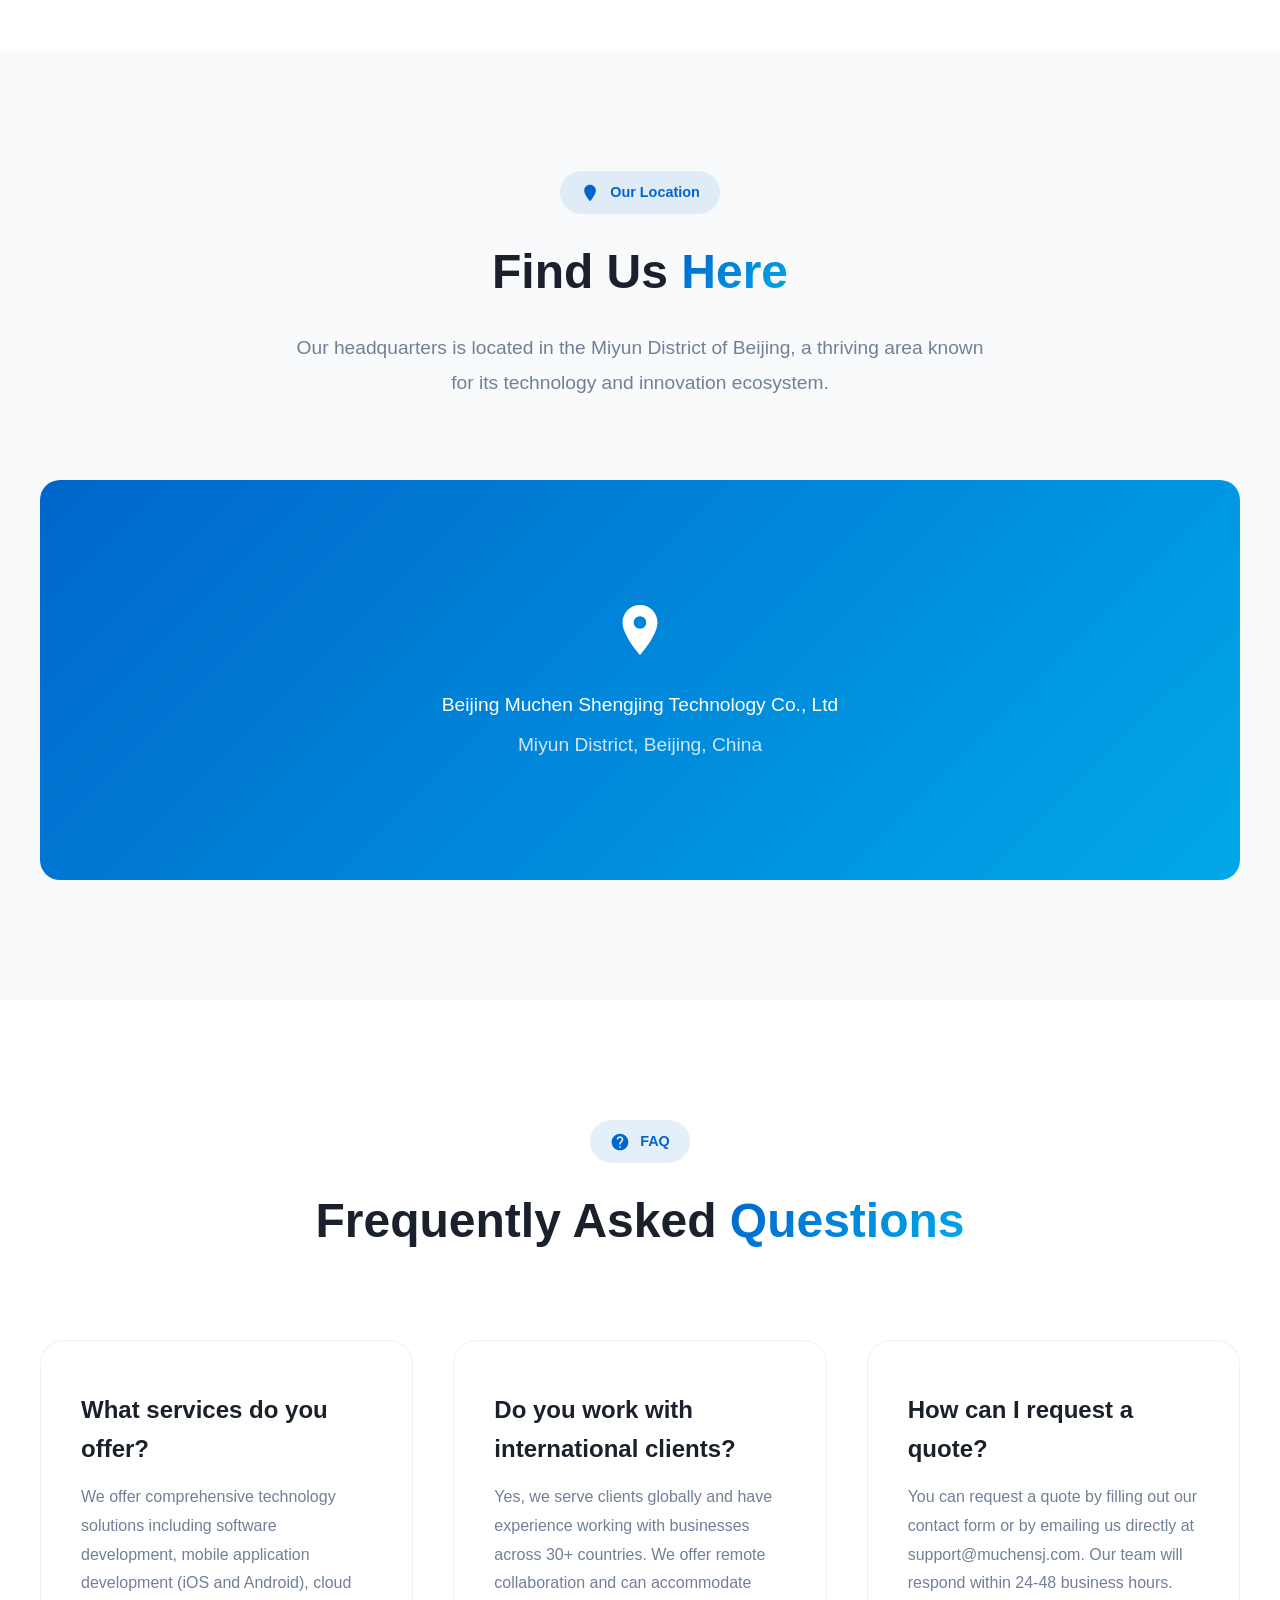
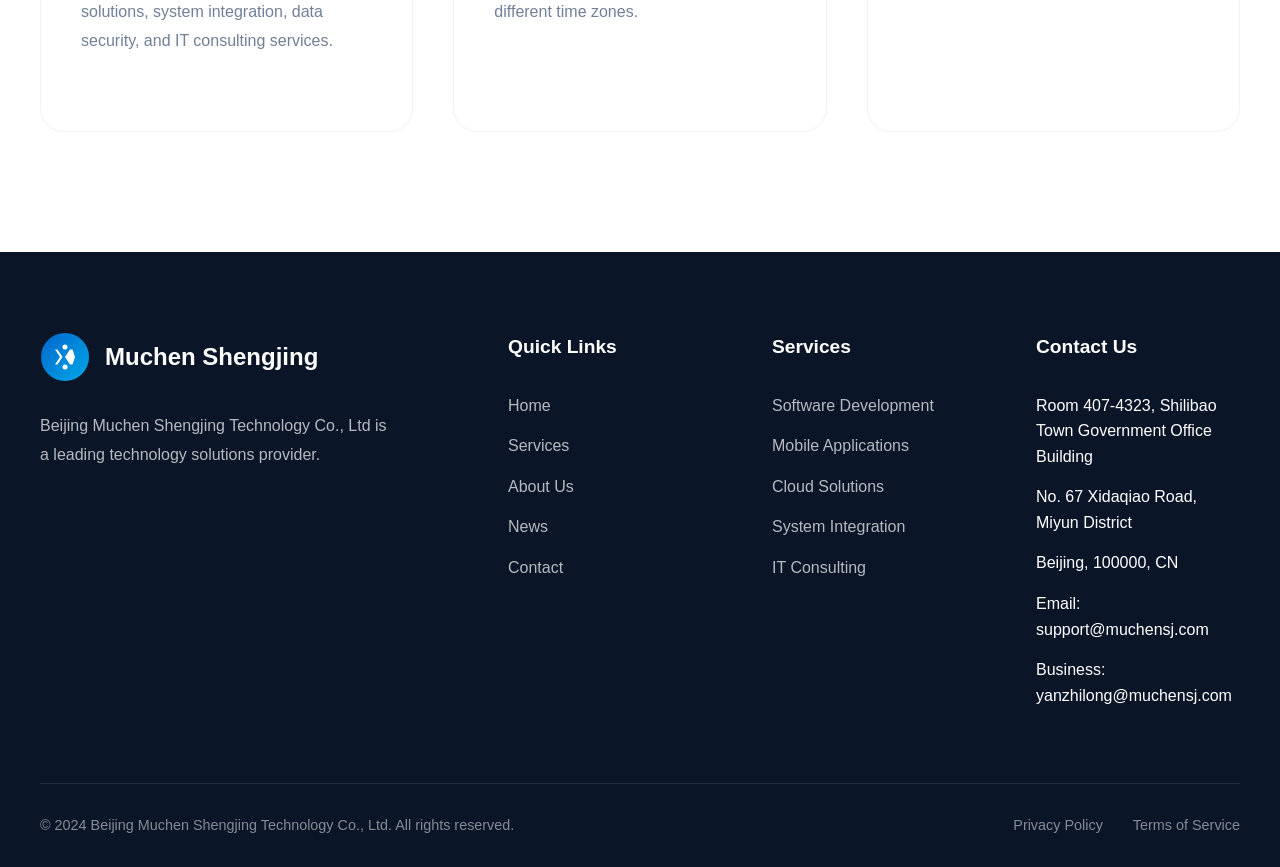
<file: contact.html>
<!DOCTYPE html>
<html lang="en">
<head>
    <meta charset="UTF-8">
    <meta name="viewport" content="width=device-width, initial-scale=1.0">
    <meta name="description" content="Contact Us - Get in touch with Beijing Muchen Shengjing Technology Co., Ltd. We're here to help with your technology needs, inquiries, and partnership opportunities.">
    <meta name="keywords" content="contact us, tech company contact, business inquiry, partnership, customer support">
    <meta name="author" content="Beijing Muchen Shengjing Technology Co., Ltd">
    <meta name="robots" content="index, follow">
    <link rel="canonical" href="https://muchensj.com/contact.html">
    <title>Contact Us | Beijing Muchen Shengjing Technology Co., Ltd</title>
    
    <link rel="stylesheet" href="css/style.css">
    <link rel="icon" type="image/svg+xml" href="images/logo.svg">
</head>
<body>
    <div class="loader">
        <div class="loader-content">
            <div class="loader-spinner"></div>
            <p>Loading Muchen Shengjing Technology...</p>
        </div>
    </div>

    <header class="header">
        <div class="header-inner">
            <a href="index.html" class="logo">
                <svg width="50" height="50" viewBox="0 0 100 100">
                    <defs>
                        <linearGradient id="logoGradient" x1="0%" y1="0%" x2="100%" y2="100%">
                            <stop offset="0%" style="stop-color:#0066cc"/>
                            <stop offset="100%" style="stop-color:#00a8e8"/>
                        </linearGradient>
                    </defs>
                    <circle cx="50" cy="50" r="48" fill="url(#logoGradient)"/>
                    <g fill="white">
                        <path d="M30 35 L40 50 L30 65 L35 65 L45 50 L35 35 Z"/>
                        <path d="M55 35 L65 35 L70 50 L65 65 L60 65 L50 50 L60 35 Z"/>
                        <circle cx="50" cy="30" r="5"/>
                        <circle cx="50" cy="70" r="5"/>
                    </g>
                </svg>
                <span class="logo-text">Muchen Shengjing</span>
            </a>
            
            <nav class="nav-menu">
                <div class="nav-item">
                    <a href="index.html">Home</a>
                </div>
                <div class="nav-item">
                    <a href="services.html">Services</a>
                </div>
                <div class="nav-item">
                    <a href="culture.html">Culture</a>
                </div>
                <div class="nav-item">
                    <a href="news.html">News</a>
                </div>
                <div class="nav-item active">
                    <a href="contact.html">Contact</a>
                </div>
            </nav>
            
            <div class="mobile-menu-btn">
                <span></span>
                <span></span>
                <span></span>
            </div>
        </div>
    </header>

    <section class="page-header">
        <div class="container">
            <h1>Contact Us</h1>
            <p>We're here to help and answer any questions you might have</p>
        </div>
    </section>

    <!-- Contact Section -->
    <section class="section">
        <div class="container">
            <div class="contact-grid">
                <div class="contact-info animate-on-scroll">
                    <h2>Get In Touch</h2>
                    <p>We would love to hear from you. Please contact us using the information below or fill out the form and we will get back to you as soon as possible.</p>
                    
                    <div class="contact-item">
                        <div class="contact-icon">
                            <svg viewBox="0 0 24 24">
                                <path d="M12 2C8.13 2 5 5.13 5 9c0 5.25 7 13 7 13s7-7.75 7-13c0-3.87-3.13-7-7-7zm0 9.5c-1.38 0-2.5-1.12-2.5-2.5s1.12-2.5 2.5-2.5 2.5 1.12 2.5 2.5-1.12 2.5-2.5 2.5z"/>
                            </svg>
                        </div>
                        <div class="contact-item-content">
                            <h4>Office Address</h4>
                            <p>Room 407-4323, Shilibao Town Government Office Building<br>No. 67 Xidaqiao Road, Miyun District<br>Beijing, 100000, China</p>
                        </div>
                    </div>
                    
                    <div class="contact-item">
                        <div class="contact-icon">
                            <svg viewBox="0 0 24 24">
                                <path d="M20 4H4c-1.1 0-1.99.9-1.99 2L2 18c0 1.1.9 2 2 2h16c1.1 0 2-.9 2-2V6c0-1.1-.9-2-2-2zm0 4l-8 5-8-5V6l8 5 8-5v2z"/>
                            </svg>
                        </div>
                        <div class="contact-item-content">
                            <h4>Email Us</h4>
                            <p>General Support: support@muchensj.com<br>Business Inquiries: yanzhilong@muchensj.com<br>Partnership Opportunities: partners@muchensj.com</p>
                        </div>
                    </div>
                    
                    
                    <div class="contact-item">
                        <div class="contact-icon">
                            <svg viewBox="0 0 24 24">
                                <path d="M11.99 2C6.47 2 2 6.48 2 12s4.47 10 9.99 10C17.52 22 22 17.52 22 12S17.52 2 11.99 2zM12 20c-4.42 0-8-3.58-8-8s3.58-8 8-8 8 3.58 8 8-3.58 8-8 8zm.5-13H11v6l5.25 3.15.75-1.23-4.5-2.67z"/>
                            </svg>
                        </div>
                        <div class="contact-item-content">
                            <h4>Business Hours</h4>
                            <p>Monday - Friday: 9:00 AM - 6:00 PM (CST)<br>Saturday - Sunday: Closed</p>
                        </div>
                    </div>
                </div>
                
                <div class="contact-form animate-on-scroll">
                    <h2 style="font-size: 2rem; margin-bottom: 30px; color: var(--text-dark);">Send Us a Message</h2>
                    <form>
                        <div class="form-group">
                            <label for="name">Full Name *</label>
                            <input type="text" id="name" name="name" required placeholder="John Doe">
                        </div>
                        
                        <div class="form-group">
                            <label for="email">Email Address *</label>
                            <input type="email" id="email" name="email" required placeholder="john@example.com">
                        </div>
                        
                        <div class="form-group">
                            <label for="phone">Phone Number</label>
                            <input type="tel" id="phone" name="phone" placeholder="+1 (555) 000-0000">
                        </div>
                        
                        <div class="form-group">
                            <label for="subject">Subject *</label>
                            <select id="subject" name="subject" required style="width: 100%; padding: 16px 20px; border: 2px solid rgba(0, 0, 0, 0.1); border-radius: 12px; font-size: 1rem; transition: var(--transition-smooth);">
                                <option value="">Select a subject</option>
                                <option value="general">General Inquiry</option>
                                <option value="business">Business Partnership</option>
                                <option value="support">Technical Support</option>
                                <option value="sales">Sales Inquiry</option>
                                <option value="careers">Career Opportunities</option>
                                <option value="other">Other</option>
                            </select>
                        </div>
                        
                        <div class="form-group">
                            <label for="message">Your Message *</label>
                            <textarea id="message" name="message" required placeholder="Please describe your inquiry in detail..."></textarea>
                        </div>
                        
                        <button type="submit" class="btn btn-primary" style="width: 100%;">
                            Send Message
                            <svg width="20" height="20" viewBox="0 0 24 24" fill="currentColor">
                                <path d="M2.01 21L23 12 2.01 11 2 10l5-5v5l10-10v10L2 14v-4z"/>
                            </svg>
                        </button>
                    </form>
                </div>
            </div>
        </div>
    </section>

    <!-- Map Section -->
    <section class="section section-light">
        <div class="container">
            <div class="section-header animate-on-scroll">
                <div class="section-badge">
                    <svg width="20" height="20" viewBox="0 0 24 24" fill="currentColor">
                        <path d="M12 2C8.13 2 5 5.13 5 9c0 5.25 7 13 7 13s7-7.75 7-13c0-3.87-3.13-7-7-7z"/>
                    </svg>
                    Our Location
                </div>
                <h2 class="section-title">Find Us <span>Here</span></h2>
                <p class="section-desc">Our headquarters is located in the Miyun District of Beijing, a thriving area known for its technology and innovation ecosystem.</p>
            </div>
            
            <div style="width: 100%; height: 400px; background: linear-gradient(135deg, #0066cc 0%, #00a8e8 100%); border-radius: 20px; display: flex; align-items: center; justify-content: center; color: white; font-size: 1.2rem;">
                <div style="text-align: center;">
                    <svg width="60" height="60" viewBox="0 0 24 24" fill="white" style="margin-bottom: 20px;">
                        <path d="M12 2C8.13 2 5 5.13 5 9c0 5.25 7 13 7 13s7-7.75 7-13c0-3.87-3.13-7-7-7zm0 9.5c-1.38 0-2.5-1.12-2.5-2.5s1.12-2.5 2.5-2.5 2.5 1.12 2.5 2.5-1.12 2.5-2.5 2.5z"/>
                    </svg>
                    <p style="margin-bottom: 10px;">Beijing Muchen Shengjing Technology Co., Ltd</p>
                    <p style="opacity: 0.8;">Miyun District, Beijing, China</p>
                </div>
            </div>
        </div>
    </section>

    <!-- FAQ Section -->
    <section class="section">
        <div class="container">
            <div class="section-header animate-on-scroll">
                <div class="section-badge">
                    <svg width="20" height="20" viewBox="0 0 24 24" fill="currentColor">
                        <path d="M12 2C6.48 2 2 6.48 2 12s4.48 10 10 10 10-4.48 10-10S17.52 2 12 2zm1 17h-2v-2h2v2zm2.07-7.75l-.9.92C13.45 12.9 13 13.5 13 15h-2v-.5c0-1.1.45-2.1 1.17-2.83l1.24-1.26c.37-.36.59-.86.59-1.41 0-1.1-.9-2-2-2s-2 .9-2 2H8c0-2.21 1.79-4 4-4s4 1.79 4 4c0 .88-.36 1.68-.93 2.25z"/>
                    </svg>
                    FAQ
                </div>
                <h2 class="section-title">Frequently Asked <span>Questions</span></h2>
            </div>
            
            <div class="services-grid" style="margin-top: 0;">
                <div class="service-card animate-on-scroll">
                    <h3>What services do you offer?</h3>
                    <p>We offer comprehensive technology solutions including software development, mobile application development (iOS and Android), cloud solutions, system integration, data security, and IT consulting services.</p>
                </div>
                
                <div class="service-card animate-on-scroll">
                    <h3>Do you work with international clients?</h3>
                    <p>Yes, we serve clients globally and have experience working with businesses across 30+ countries. We offer remote collaboration and can accommodate different time zones.</p>
                </div>
                
                <div class="service-card animate-on-scroll">
                    <h3>How can I request a quote?</h3>
                    <p>You can request a quote by filling out our contact form or by emailing us directly at support@muchensj.com. Our team will respond within 24-48 business hours.</p>
                </div>
            </div>
        </div>
    </section>

    <footer class="footer">
        <div class="container">
            <div class="footer-grid">
                <div class="footer-brand">
                    <div class="footer-logo">
                        <svg width="50" height="50" viewBox="0 0 100 100">
                            <defs>
                                <linearGradient id="footerLogoGradient" x1="0%" y1="0%" x2="100%" y2="100%">
                                    <stop offset="0%" style="stop-color:#0066cc"/>
                                    <stop offset="100%" style="stop-color:#00a8e8"/>
                                </linearGradient>
                            </defs>
                            <circle cx="50" cy="50" r="48" fill="url(#footerLogoGradient)"/>
                            <g fill="white">
                                <path d="M30 35 L40 50 L30 65 L35 65 L45 50 L35 35 Z"/>
                                <path d="M55 35 L65 35 L70 50 L65 65 L60 65 L50 50 L60 35 Z"/>
                                <circle cx="50" cy="30" r="5"/>
                                <circle cx="50" cy="70" r="5"/>
                            </g>
                        </svg>
                        <span>Muchen Shengjing</span>
                    </div>
                    <p>Beijing Muchen Shengjing Technology Co., Ltd is a leading technology solutions provider.</p>
                </div>
                
                <div class="footer-column">
                    <h3>Quick Links</h3>
                    <ul class="footer-links">
                        <li><a href="index.html">Home</a></li>
                        <li><a href="services.html">Services</a></li>
                        <li><a href="culture.html">About Us</a></li>
                        <li><a href="news.html">News</a></li>
                        <li><a href="contact.html">Contact</a></li>
                    </ul>
                </div>
                
                <div class="footer-column">
                    <h3>Services</h3>
                    <ul class="footer-links">
                        <li><a href="services.html">Software Development</a></li>
                        <li><a href="services.html">Mobile Applications</a></li>
                        <li><a href="services.html">Cloud Solutions</a></li>
                        <li><a href="services.html">System Integration</a></li>
                        <li><a href="services.html">IT Consulting</a></li>
                    </ul>
                </div>
                
                <div class="footer-column">
                    <h3>Contact Us</h3>
                    <ul class="footer-links">
                        <li>Room 407-4323, Shilibao Town Government Office Building</li>
                        <li>No. 67 Xidaqiao Road, Miyun District</li>
                        <li>Beijing, 100000, CN</li>
                        <li>Email: support@muchensj.com</li>
                        <li>Business: yanzhilong@muchensj.com</li>
                    </ul>
                </div>
            </div>
            
            <div class="footer-bottom">
                <p>&copy; 2024 Beijing Muchen Shengjing Technology Co., Ltd. All rights reserved.</p>
                <div class="footer-legal">
                    <a href="privacy.html">Privacy Policy</a>
                    <a href="terms.html">Terms of Service</a>
                </div>
            </div>
        </div>
    </footer>

    <button class="scroll-top" aria-label="Scroll to top">
        <svg viewBox="0 0 24 24"><path d="M7.41 15.41L12 10.83l4.59 4.58L18 14l-6-6-6 6z"/></svg>
    </button>

    <script src="js/main.js"></script>
</body>
</html>
</file>
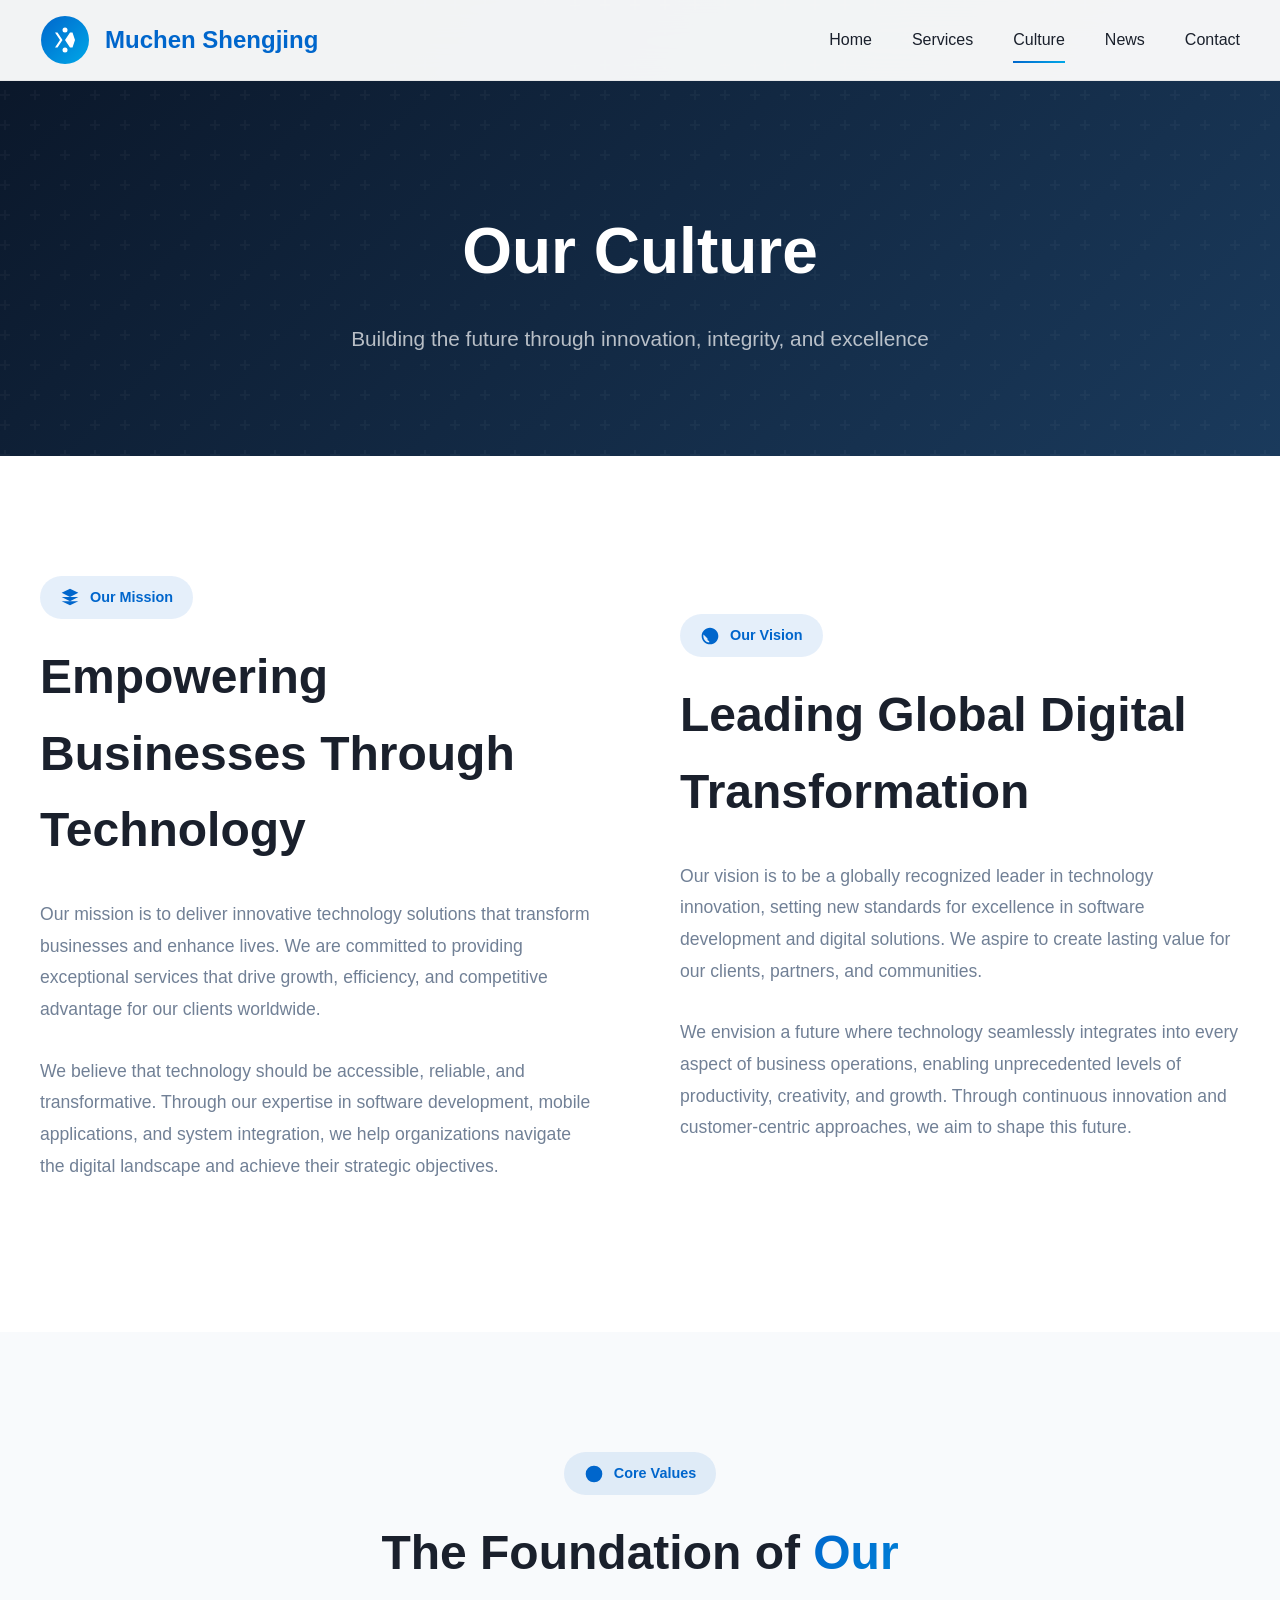
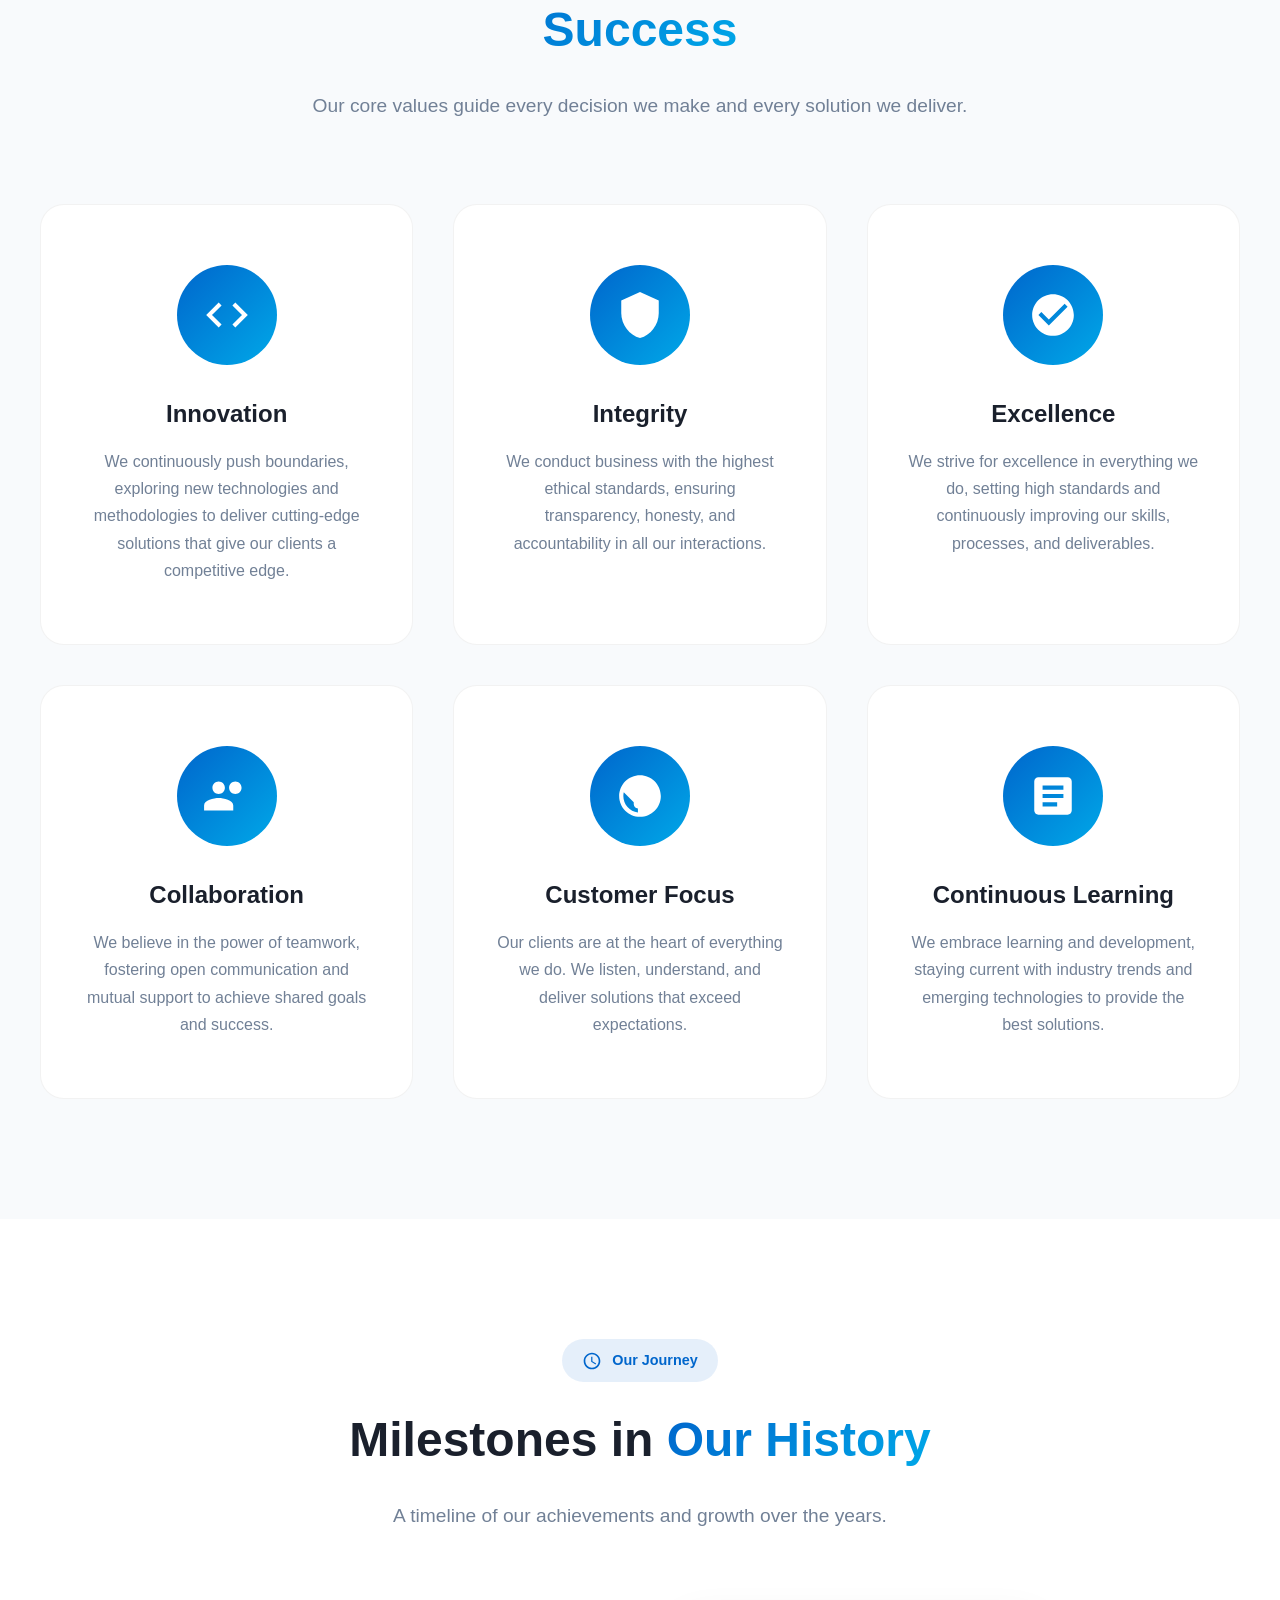
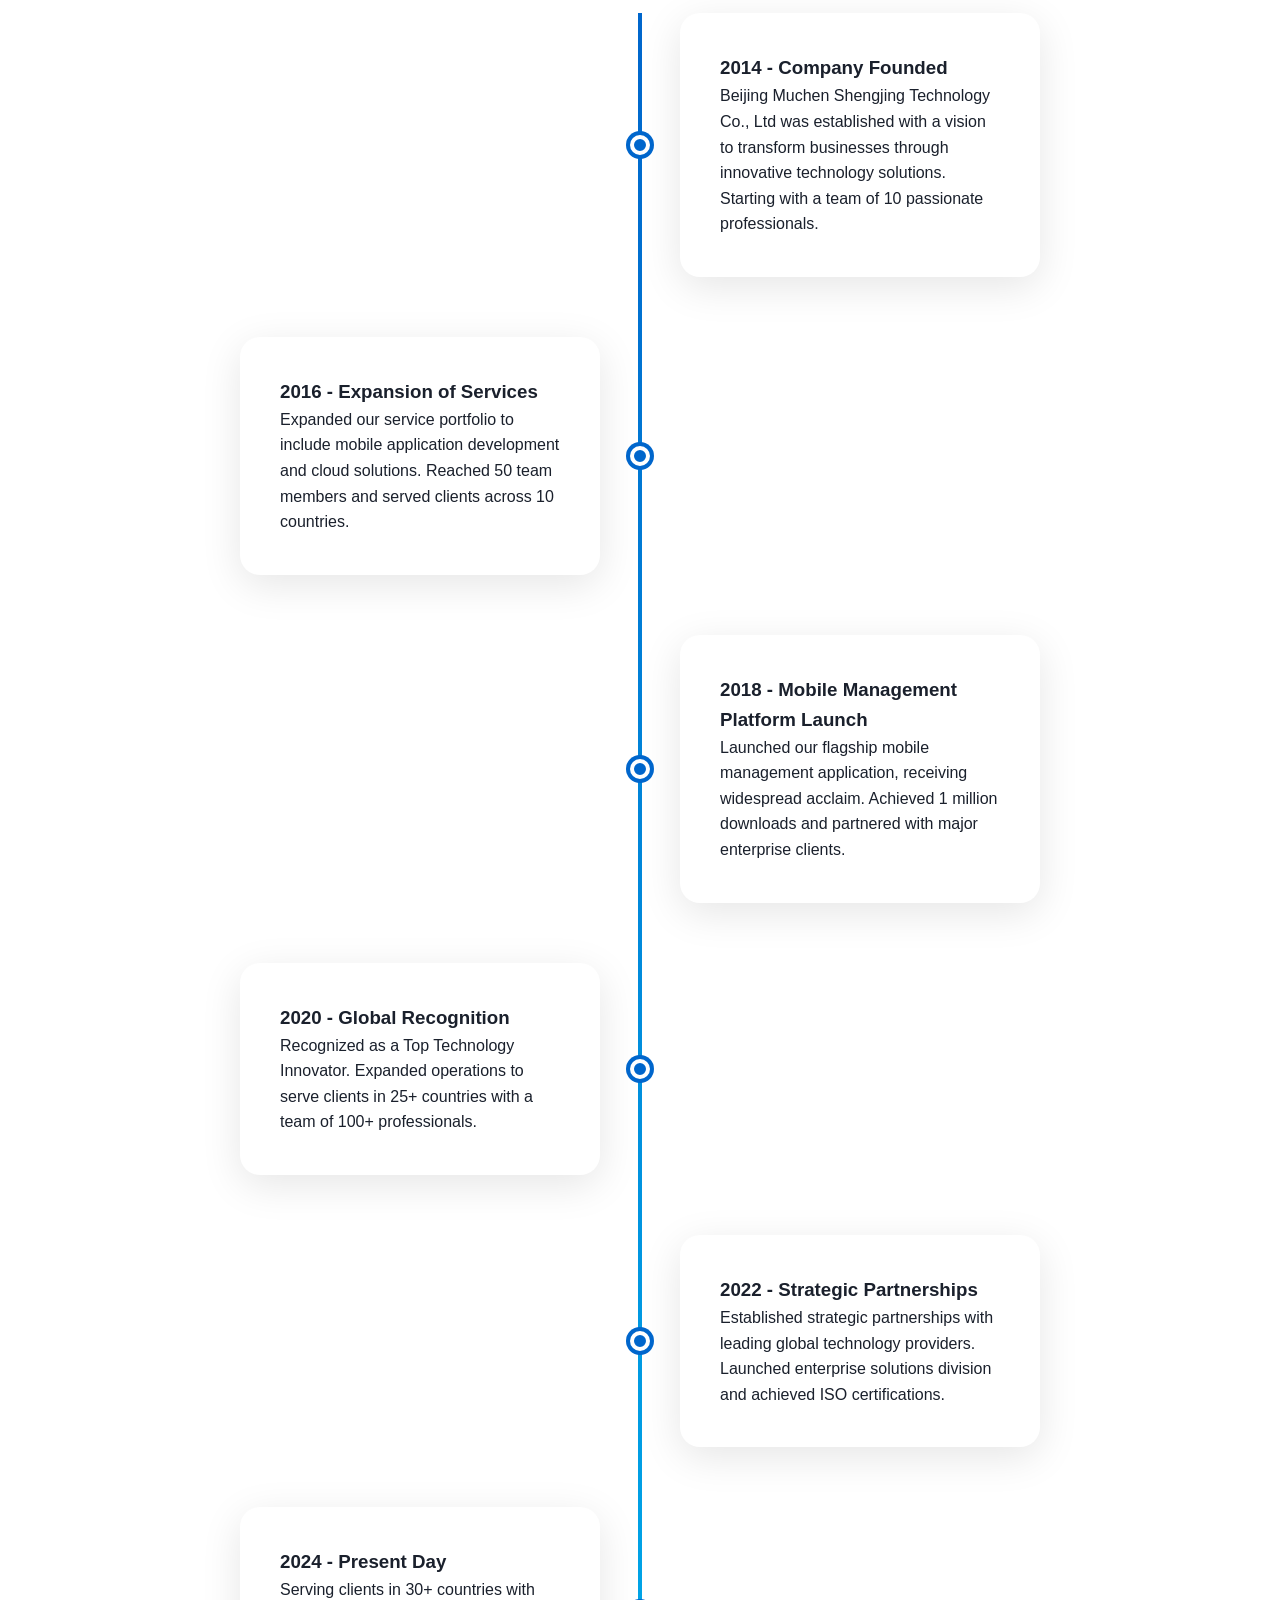
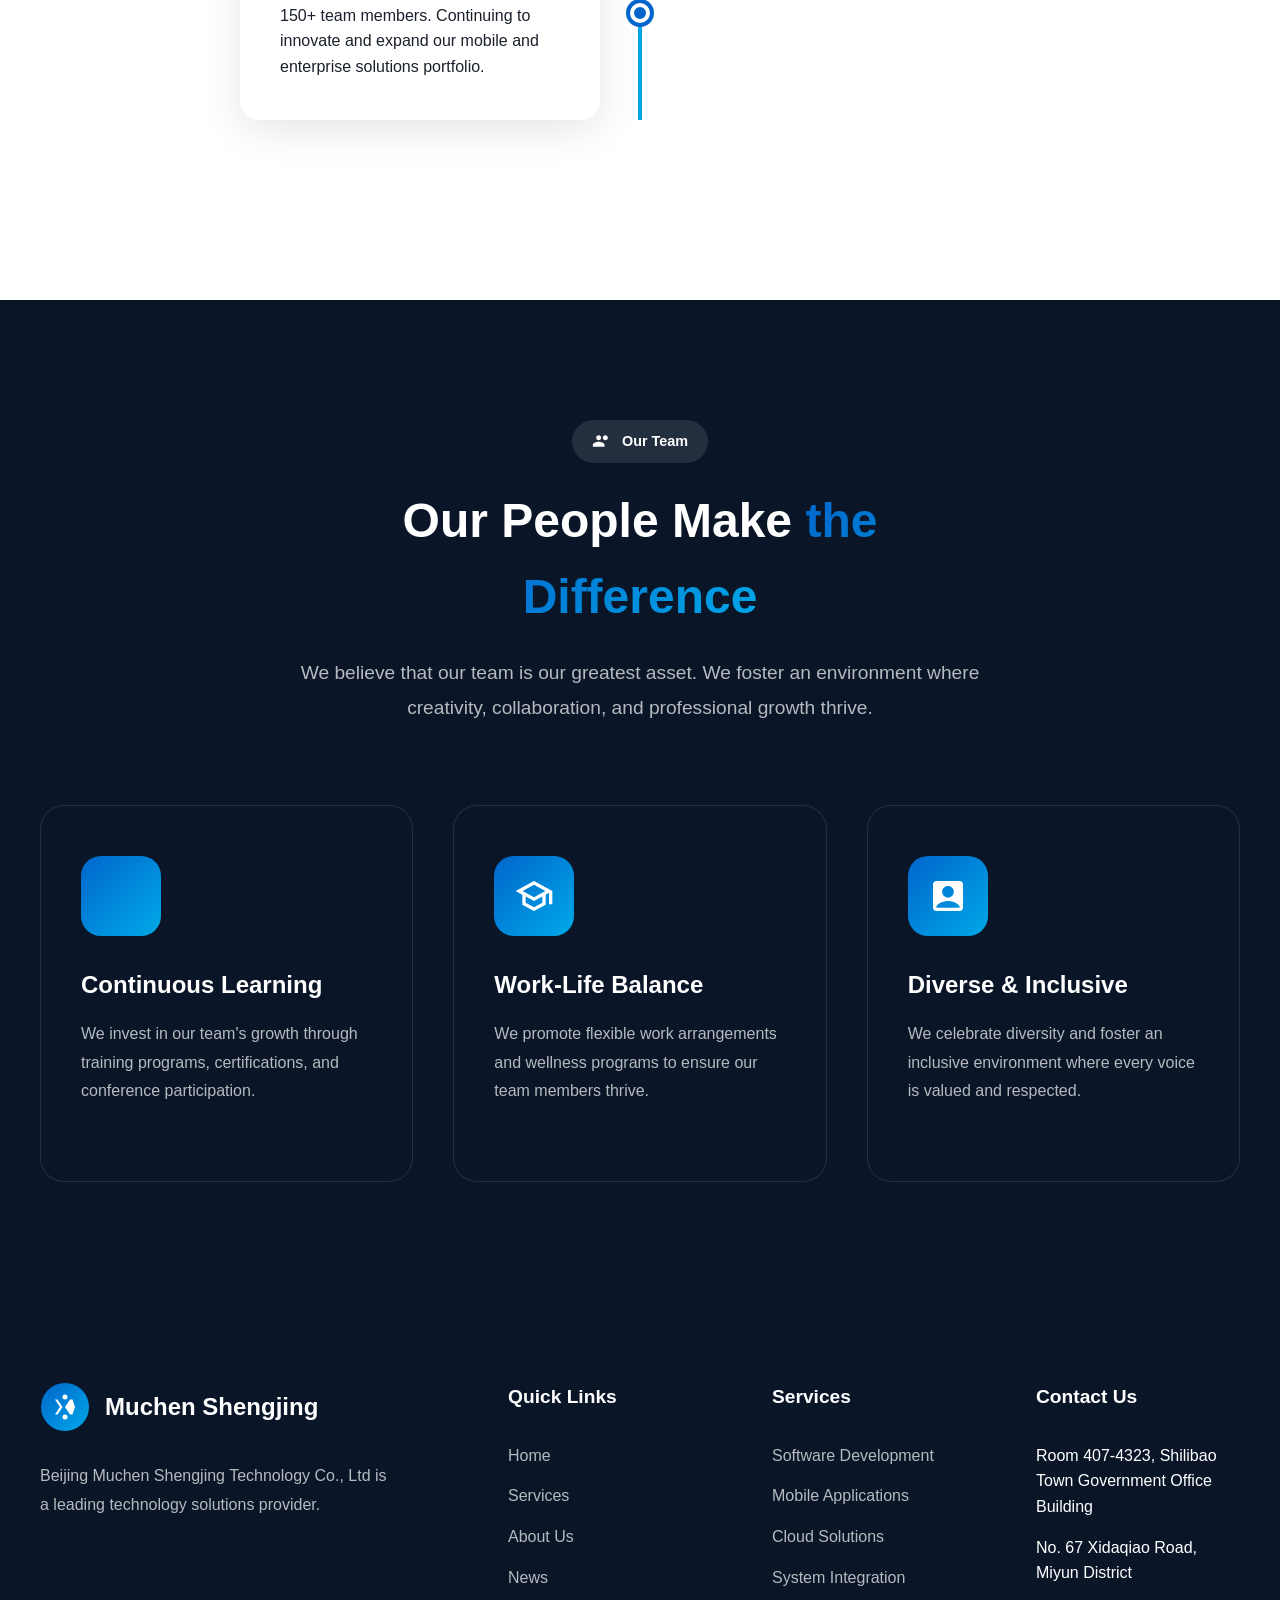
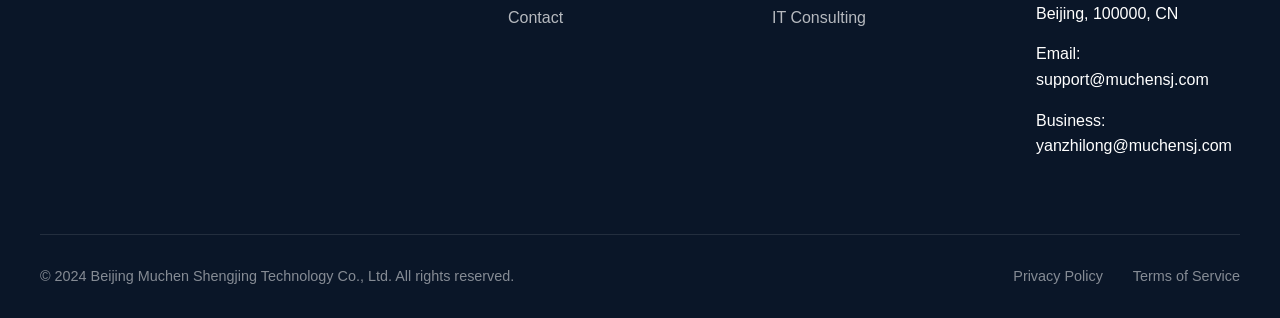
<file: culture.html>
<!DOCTYPE html>
<html lang="en">
<head>
    <meta charset="UTF-8">
    <meta name="viewport" content="width=device-width, initial-scale=1.0">
    <meta name="description" content="Our Culture - Discover the values, mission, and vision of Beijing Muchen Shengjing Technology Co., Ltd. Learn about our commitment to innovation, quality, and excellence.">
    <meta name="keywords" content="company culture, values, mission, vision, technology company culture, innovation, team culture">
    <meta name="author" content="Beijing Muchen Shengjing Technology Co., Ltd">
    <meta name="robots" content="index, follow">
    <link rel="canonical" href="https://muchensj.com/culture.html">
    <title>Our Culture | Beijing Muchen Shengjing Technology Co., Ltd</title>
    
    <link rel="stylesheet" href="css/style.css">
    <link rel="icon" type="image/svg+xml" href="images/logo.svg">
</head>
<body>
    <div class="loader">
        <div class="loader-content">
            <div class="loader-spinner"></div>
            <p>Loading Muchen Shengjing Technology...</p>
        </div>
    </div>

    <header class="header">
        <div class="header-inner">
            <a href="index.html" class="logo">
                <svg width="50" height="50" viewBox="0 0 100 100">
                    <defs>
                        <linearGradient id="logoGradient" x1="0%" y1="0%" x2="100%" y2="100%">
                            <stop offset="0%" style="stop-color:#0066cc"/>
                            <stop offset="100%" style="stop-color:#00a8e8"/>
                        </linearGradient>
                    </defs>
                    <circle cx="50" cy="50" r="48" fill="url(#logoGradient)"/>
                    <g fill="white">
                        <path d="M30 35 L40 50 L30 65 L35 65 L45 50 L35 35 Z"/>
                        <path d="M55 35 L65 35 L70 50 L65 65 L60 65 L50 50 L60 35 Z"/>
                        <circle cx="50" cy="30" r="5"/>
                        <circle cx="50" cy="70" r="5"/>
                    </g>
                </svg>
                <span class="logo-text">Muchen Shengjing</span>
            </a>
            
            <nav class="nav-menu">
                <div class="nav-item">
                    <a href="index.html">Home</a>
                </div>
                <div class="nav-item">
                    <a href="services.html">Services</a>
                </div>
                <div class="nav-item active">
                    <a href="culture.html">Culture</a>
                </div>
                <div class="nav-item">
                    <a href="news.html">News</a>
                </div>
                <div class="nav-item">
                    <a href="contact.html">Contact</a>
                </div>
            </nav>
            
            <div class="mobile-menu-btn">
                <span></span>
                <span></span>
                <span></span>
            </div>
        </div>
    </header>

    <section class="page-header">
        <div class="container">
            <h1>Our Culture</h1>
            <p>Building the future through innovation, integrity, and excellence</p>
        </div>
    </section>

    <!-- Mission & Vision Section -->
    <section class="section">
        <div class="container">
            <div class="about-grid">
                <div class="about-content animate-on-scroll">
                    <div class="section-badge">
                        <svg width="20" height="20" viewBox="0 0 24 24" fill="currentColor">
                            <path d="M12 2L2 7l10 5 10-5-10-5zM2 17l10 5 10-5M2 12l10 5 10-5"/>
                        </svg>
                        Our Mission
                    </div>
                    <h2>Empowering Businesses Through Technology</h2>
                    <p>Our mission is to deliver innovative technology solutions that transform businesses and enhance lives. We are committed to providing exceptional services that drive growth, efficiency, and competitive advantage for our clients worldwide.</p>
                    <p>We believe that technology should be accessible, reliable, and transformative. Through our expertise in software development, mobile applications, and system integration, we help organizations navigate the digital landscape and achieve their strategic objectives.</p>
                </div>
                
                <div class="about-content animate-on-scroll">
                    <div class="section-badge">
                        <svg width="20" height="20" viewBox="0 0 24 24" fill="currentColor">
                            <path d="M12 2C6.48 2 2 6.48 2 12s4.48 10 10 10 10-4.48 10-10S17.52 2 12 2zm-1 17.93c-3.95-.49-7-3.85-7-7.93 0-.62.08-1.21.21-1.79L9 15v1c0 1.1.9 2 2 2v1.93z"/>
                        </svg>
                        Our Vision
                    </div>
                    <h2>Leading Global Digital Transformation</h2>
                    <p>Our vision is to be a globally recognized leader in technology innovation, setting new standards for excellence in software development and digital solutions. We aspire to create lasting value for our clients, partners, and communities.</p>
                    <p>We envision a future where technology seamlessly integrates into every aspect of business operations, enabling unprecedented levels of productivity, creativity, and growth. Through continuous innovation and customer-centric approaches, we aim to shape this future.</p>
                </div>
            </div>
        </div>
    </section>

    <!-- Core Values Section -->
    <section class="section section-light">
        <div class="container">
            <div class="section-header animate-on-scroll">
                <div class="section-badge">
                    <svg width="20" height="20" viewBox="0 0 24 24" fill="currentColor">
                        <path d="M12 2l-5.5 9h11z"/>
                        <circle cx="12" cy="12" r="10"/>
                    </svg>
                    Core Values
                </div>
                <h2 class="section-title">The Foundation of <span>Our Success</span></h2>
                <p class="section-desc">Our core values guide every decision we make and every solution we deliver.</p>
            </div>
            
            <div class="values-grid">
                <div class="value-card animate-on-scroll">
                    <div class="value-icon">
                        <svg viewBox="0 0 24 24">
                            <path d="M9.4 16.6L4.8 12l4.6-4.6L8 6l-6 6 6 6 1.4-1.4zm5.2 0l4.6-4.6-4.6-4.6L16 6l6 6-6 6-1.4-1.4z"/>
                        </svg>
                    </div>
                    <h3>Innovation</h3>
                    <p>We continuously push boundaries, exploring new technologies and methodologies to deliver cutting-edge solutions that give our clients a competitive edge.</p>
                </div>
                
                <div class="value-card animate-on-scroll">
                    <div class="value-icon">
                        <svg viewBox="0 0 24 24">
                            <path d="M12 1L3 5v6c0 5.55 3.84 10.74 9 12 5.16-1.26 9-6.45 9-12V5l-9-4z"/>
                        </svg>
                    </div>
                    <h3>Integrity</h3>
                    <p>We conduct business with the highest ethical standards, ensuring transparency, honesty, and accountability in all our interactions.</p>
                </div>
                
                <div class="value-card animate-on-scroll">
                    <div class="value-icon">
                        <svg viewBox="0 0 24 24">
                            <path d="M12 2C6.48 2 2 6.48 2 12s4.48 10 10 10 10-4.48 10-10S17.52 2 12 2zm-2 15l-5-5 1.41-1.41L10 14.17l7.59-7.59L19 8l-9 9z"/>
                        </svg>
                    </div>
                    <h3>Excellence</h3>
                    <p>We strive for excellence in everything we do, setting high standards and continuously improving our skills, processes, and deliverables.</p>
                </div>
                
                <div class="value-card animate-on-scroll">
                    <div class="value-icon">
                        <svg viewBox="0 0 24 24">
                            <path d="M16 11c1.66 0 2.99-1.34 2.99-3S17.66 5 16 5c-1.66 0-3 1.34-3 3s1.34 3 3 3zm-8 0c1.66 0 2.99-1.34 2.99-3S9.66 5 8 5C6.34 5 5 6.34 5 8s1.34 3 3 3zm0 2c-2.33 0-7 1.17-7 3.5V19h14v-2.5c0-2.33-4.67-3.5-7-3.5z"/>
                        </svg>
                    </div>
                    <h3>Collaboration</h3>
                    <p>We believe in the power of teamwork, fostering open communication and mutual support to achieve shared goals and success.</p>
                </div>
                
                <div class="value-card animate-on-scroll">
                    <div class="value-icon">
                        <svg viewBox="0 0 24 24">
                            <path d="M12 2C6.48 2 2 6.48 2 12s4.48 10 10 10 10-4.48 10-10S17.52 2 12 2zm-1 17.93c-3.95-.49-7-3.85-7-7.93 0-.62.08-1.21.21-1.79L9 15v1c0 1.1.9 2 2 2v1.93z"/>
                        </svg>
                    </div>
                    <h3>Customer Focus</h3>
                    <p>Our clients are at the heart of everything we do. We listen, understand, and deliver solutions that exceed expectations.</p>
                </div>
                
                <div class="value-card animate-on-scroll">
                    <div class="value-icon">
                        <svg viewBox="0 0 24 24">
                            <path d="M19 3H5c-1.1 0-2 .9-2 2v14c0 1.1.9 2 2 2h14c1.1 0 2-.9 2-2V5c0-1.1-.9-2-2-2zm-5 14H7v-2h7v2zm3-4H7v-2h10v2zm0-4H7V7h10v2z"/>
                        </svg>
                    </div>
                    <h3>Continuous Learning</h3>
                    <p>We embrace learning and development, staying current with industry trends and emerging technologies to provide the best solutions.</p>
                </div>
            </div>
        </div>
    </section>

    <!-- Company Timeline -->
    <section class="section">
        <div class="container">
            <div class="section-header animate-on-scroll">
                <div class="section-badge">
                    <svg width="20" height="20" viewBox="0 0 24 24" fill="currentColor">
                        <path d="M11.99 2C6.47 2 2 6.48 2 12s4.47 10 9.99 10C17.52 22 22 17.52 22 12S17.52 2 11.99 2zM12 20c-4.42 0-8-3.58-8-8s3.58-8 8-8 8 3.58 8 8-3.58 8-8 8zm.5-13H11v6l5.25 3.15.75-1.23-4.5-2.67z"/>
                    </svg>
                    Our Journey
                </div>
                <h2 class="section-title">Milestones in <span>Our History</span></h2>
                <p class="section-desc">A timeline of our achievements and growth over the years.</p>
            </div>
            
            <div class="timeline">
                <div class="timeline-item animate-on-scroll">
                    <div class="timeline-content">
                        <h3>2014 - Company Founded</h3>
                        <p>Beijing Muchen Shengjing Technology Co., Ltd was established with a vision to transform businesses through innovative technology solutions. Starting with a team of 10 passionate professionals.</p>
                    </div>
                    <div class="timeline-dot"></div>
                </div>
                
                <div class="timeline-item animate-on-scroll">
                    <div class="timeline-content">
                        <h3>2016 - Expansion of Services</h3>
                        <p>Expanded our service portfolio to include mobile application development and cloud solutions. Reached 50 team members and served clients across 10 countries.</p>
                    </div>
                    <div class="timeline-dot"></div>
                </div>
                
                <div class="timeline-item animate-on-scroll">
                    <div class="timeline-content">
                        <h3>2018 - Mobile Management Platform Launch</h3>
                        <p>Launched our flagship mobile management application, receiving widespread acclaim. Achieved 1 million downloads and partnered with major enterprise clients.</p>
                    </div>
                    <div class="timeline-dot"></div>
                </div>
                
                <div class="timeline-item animate-on-scroll">
                    <div class="timeline-content">
                        <h3>2020 - Global Recognition</h3>
                        <p>Recognized as a Top Technology Innovator. Expanded operations to serve clients in 25+ countries with a team of 100+ professionals.</p>
                    </div>
                    <div class="timeline-dot"></div>
                </div>
                
                <div class="timeline-item animate-on-scroll">
                    <div class="timeline-content">
                        <h3>2022 - Strategic Partnerships</h3>
                        <p>Established strategic partnerships with leading global technology providers. Launched enterprise solutions division and achieved ISO certifications.</p>
                    </div>
                    <div class="timeline-dot"></div>
                </div>
                
                <div class="timeline-item animate-on-scroll">
                    <div class="timeline-content">
                        <h3>2024 - Present Day</h3>
                        <p>Serving clients in 30+ countries with 150+ team members. Continuing to innovate and expand our mobile and enterprise solutions portfolio.</p>
                    </div>
                    <div class="timeline-dot"></div>
                </div>
            </div>
        </div>
    </section>

    <!-- Team Culture Section -->
    <section class="section section-dark">
        <div class="container">
            <div class="section-header animate-on-scroll">
                <div class="section-badge">
                    <svg width="20" height="20" viewBox="0 0 24 24" fill="currentColor">
                        <path d="M16 11c1.66 0 2.99-1.34 2.99-3S17.66 5 16 5c-1.66 0-3 1.34-3 3s1.34 3 3 3zm-8 0c1.66 0 2.99-1.34 2.99-3S9.66 5 8 5C6.34 5 5 6.34 5 8s1.34 3 3 3zm0 2c-2.33 0-7 1.17-7 3.5V19h14v-2.5c0-2.33-4.67-3.5-7-3.5z"/>
                    </svg>
                    Our Team
                </div>
                <h2 class="section-title">Our People Make <span>the Difference</span></h2>
                <p class="section-desc">We believe that our team is our greatest asset. We foster an environment where creativity, collaboration, and professional growth thrive.</p>
            </div>
            
            <div class="services-grid">
                <div class="service-card animate-on-scroll" style="background: var(--dark-bg); border: 1px solid rgba(255,255,255,0.1);">
                    <div class="service-icon">
                        <svg viewBox="0 0 24 24">
                            <path d="M12 6 degrees"/>
                        </svg>
                    </div>
                    <h3 style="color: var(--white);">Continuous Learning</h3>
                    <p style="color: rgba(255,255,255,0.7);">We invest in our team's growth through training programs, certifications, and conference participation.</p>
                </div>
                
                <div class="service-card animate-on-scroll" style="background: var(--dark-bg); border: 1px solid rgba(255,255,255,0.1);">
                    <div class="service-icon">
                        <svg viewBox="0 0 24 24">
                            <path d="M12 3L1 9l4 2.18v6L12 21l7-3.82v-6l2-1.09V17h2V9L12 3zm6.82 6L12 12.72 5.18 9 12 5.28 18.82 9zM17 15.99l-5 2.73-5-2.73v-3.72L12 15l5-2.73v3.72z"/>
                        </svg>
                    </div>
                    <h3 style="color: var(--white);">Work-Life Balance</h3>
                    <p style="color: rgba(255,255,255,0.7);">We promote flexible work arrangements and wellness programs to ensure our team members thrive.</p>
                </div>
                
                <div class="service-card animate-on-scroll" style="background: var(--dark-bg); border: 1px solid rgba(255,255,255,0.1);">
                    <div class="service-icon">
                        <svg viewBox="0 0 24 24">
                            <path d="M19 3H5c-1.1 0-2 .9-2 2v14c0 1.1.9 2 2 2h14c1.1 0 2-.9 2-2V5c0-1.1-.9-2-2-2zm-7 3c1.93 0 3.5 1.57 3.5 3.5S13.93 13 12 13s-3.5-1.57-3.5-3.5S10.07 6 12 6zm7 13H5v-.23c0-.62.28-1.2.76-1.58C7.47 15.82 9.64 15 12 15s4.53.82 6.24 2.19c.48.38.76.97.76 1.58V19z"/>
                        </svg>
                    </div>
                    <h3 style="color: var(--white);">Diverse & Inclusive</h3>
                    <p style="color: rgba(255,255,255,0.7);">We celebrate diversity and foster an inclusive environment where every voice is valued and respected.</p>
                </div>
            </div>
        </div>
    </section>

    <footer class="footer">
        <div class="container">
            <div class="footer-grid">
                <div class="footer-brand">
                    <div class="footer-logo">
                        <svg width="50" height="50" viewBox="0 0 100 100">
                            <defs>
                                <linearGradient id="footerLogoGradient" x1="0%" y1="0%" x2="100%" y2="100%">
                                    <stop offset="0%" style="stop-color:#0066cc"/>
                                    <stop offset="100%" style="stop-color:#00a8e8"/>
                                </linearGradient>
                            </defs>
                            <circle cx="50" cy="50" r="48" fill="url(#footerLogoGradient)"/>
                            <g fill="white">
                                <path d="M30 35 L40 50 L30 65 L35 65 L45 50 L35 35 Z"/>
                                <path d="M55 35 L65 35 L70 50 L65 65 L60 65 L50 50 L60 35 Z"/>
                                <circle cx="50" cy="30" r="5"/>
                                <circle cx="50" cy="70" r="5"/>
                            </g>
                        </svg>
                        <span>Muchen Shengjing</span>
                    </div>
                    <p>Beijing Muchen Shengjing Technology Co., Ltd is a leading technology solutions provider.</p>
                </div>
                
                <div class="footer-column">
                    <h3>Quick Links</h3>
                    <ul class="footer-links">
                        <li><a href="index.html">Home</a></li>
                        <li><a href="services.html">Services</a></li>
                        <li><a href="culture.html">About Us</a></li>
                        <li><a href="news.html">News</a></li>
                        <li><a href="contact.html">Contact</a></li>
                    </ul>
                </div>
                
                <div class="footer-column">
                    <h3>Services</h3>
                    <ul class="footer-links">
                        <li><a href="services.html">Software Development</a></li>
                        <li><a href="services.html">Mobile Applications</a></li>
                        <li><a href="services.html">Cloud Solutions</a></li>
                        <li><a href="services.html">System Integration</a></li>
                        <li><a href="services.html">IT Consulting</a></li>
                    </ul>
                </div>
                
                <div class="footer-column">
                    <h3>Contact Us</h3>
                    <ul class="footer-links">
                        <li>Room 407-4323, Shilibao Town Government Office Building</li>
                        <li>No. 67 Xidaqiao Road, Miyun District</li>
                        <li>Beijing, 100000, CN</li>
                        <li>Email: support@muchensj.com</li>
                        <li>Business: yanzhilong@muchensj.com</li>
                    </ul>
                </div>
            </div>
            
            <div class="footer-bottom">
                <p>&copy; 2024 Beijing Muchen Shengjing Technology Co., Ltd. All rights reserved.</p>
                <div class="footer-legal">
                    <a href="privacy.html">Privacy Policy</a>
                    <a href="terms.html">Terms of Service</a>
                </div>
            </div>
        </div>
    </footer>

    <button class="scroll-top" aria-label="Scroll to top">
        <svg viewBox="0 0 24 24"><path d="M7.41 15.41L12 10.83l4.59 4.58L18 14l-6-6-6 6z"/></svg>
    </button>

    <script src="js/main.js"></script>
</body>
</html>
</file>
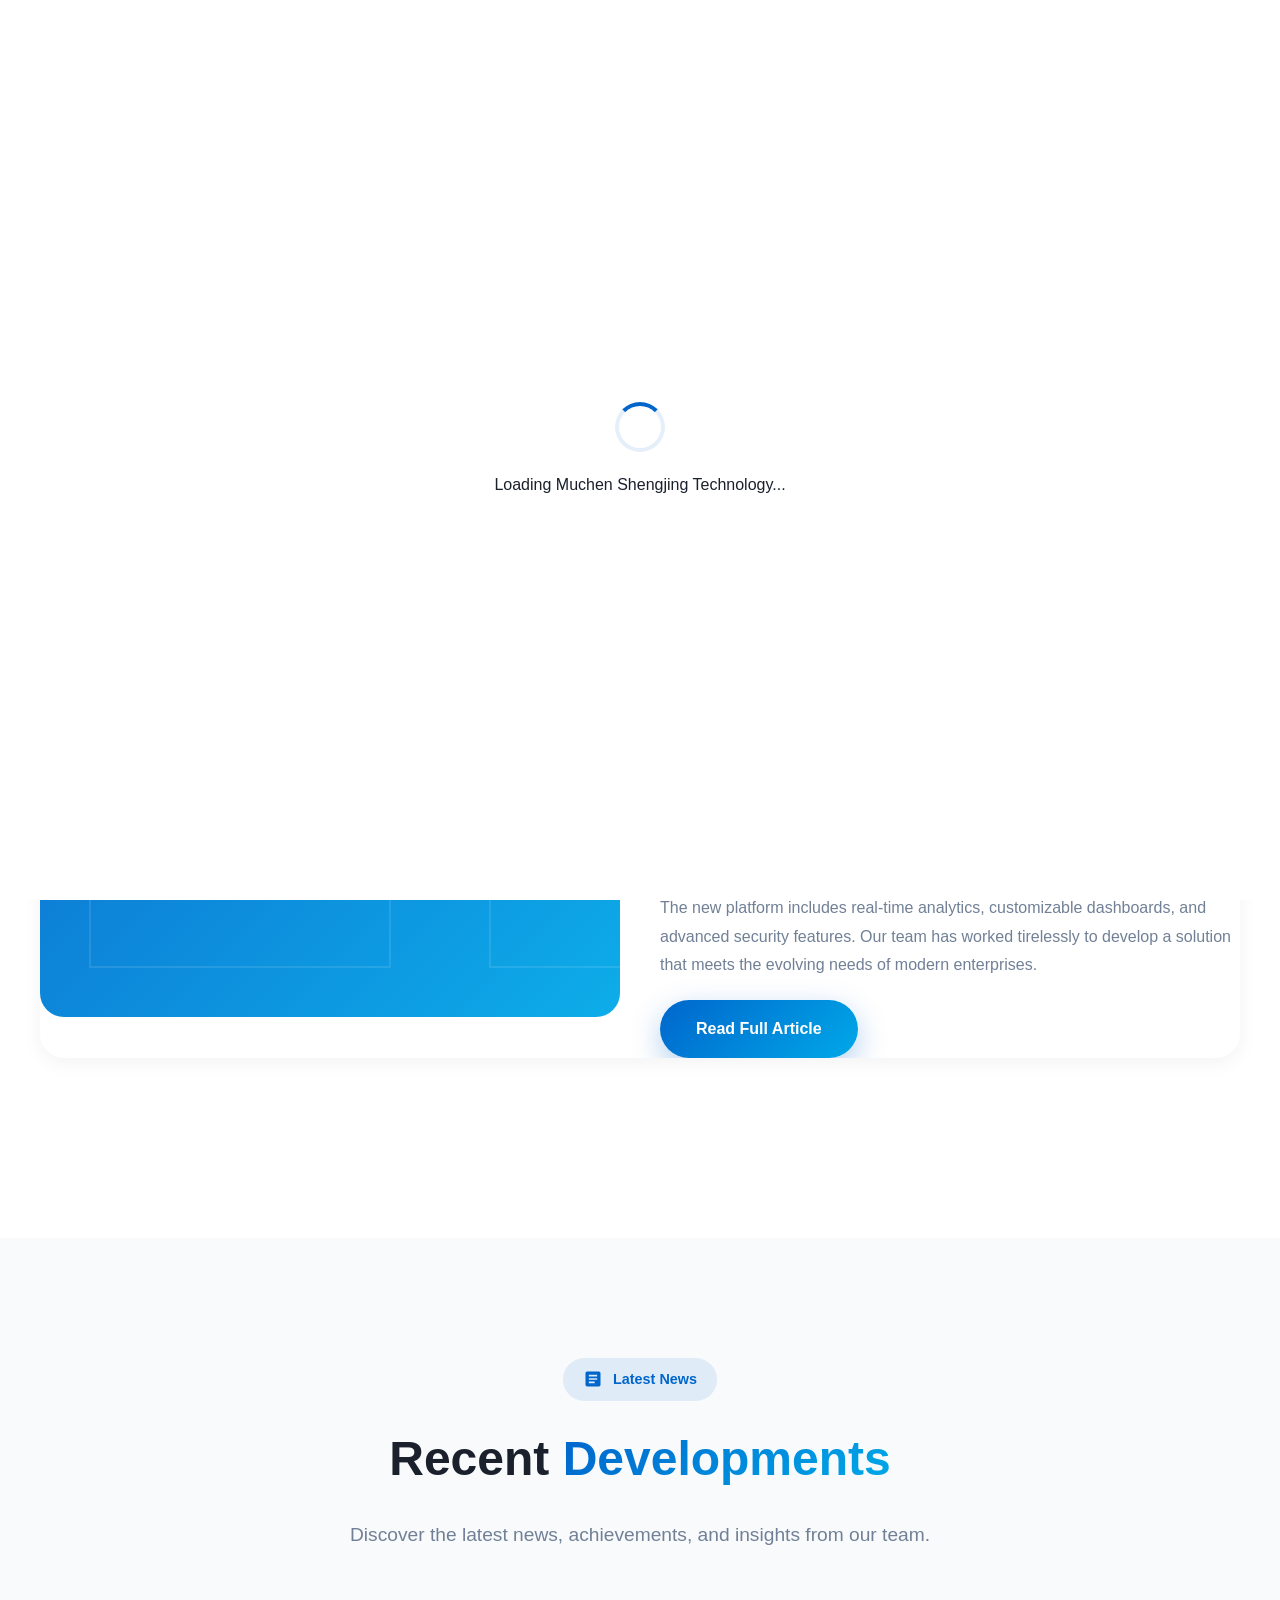
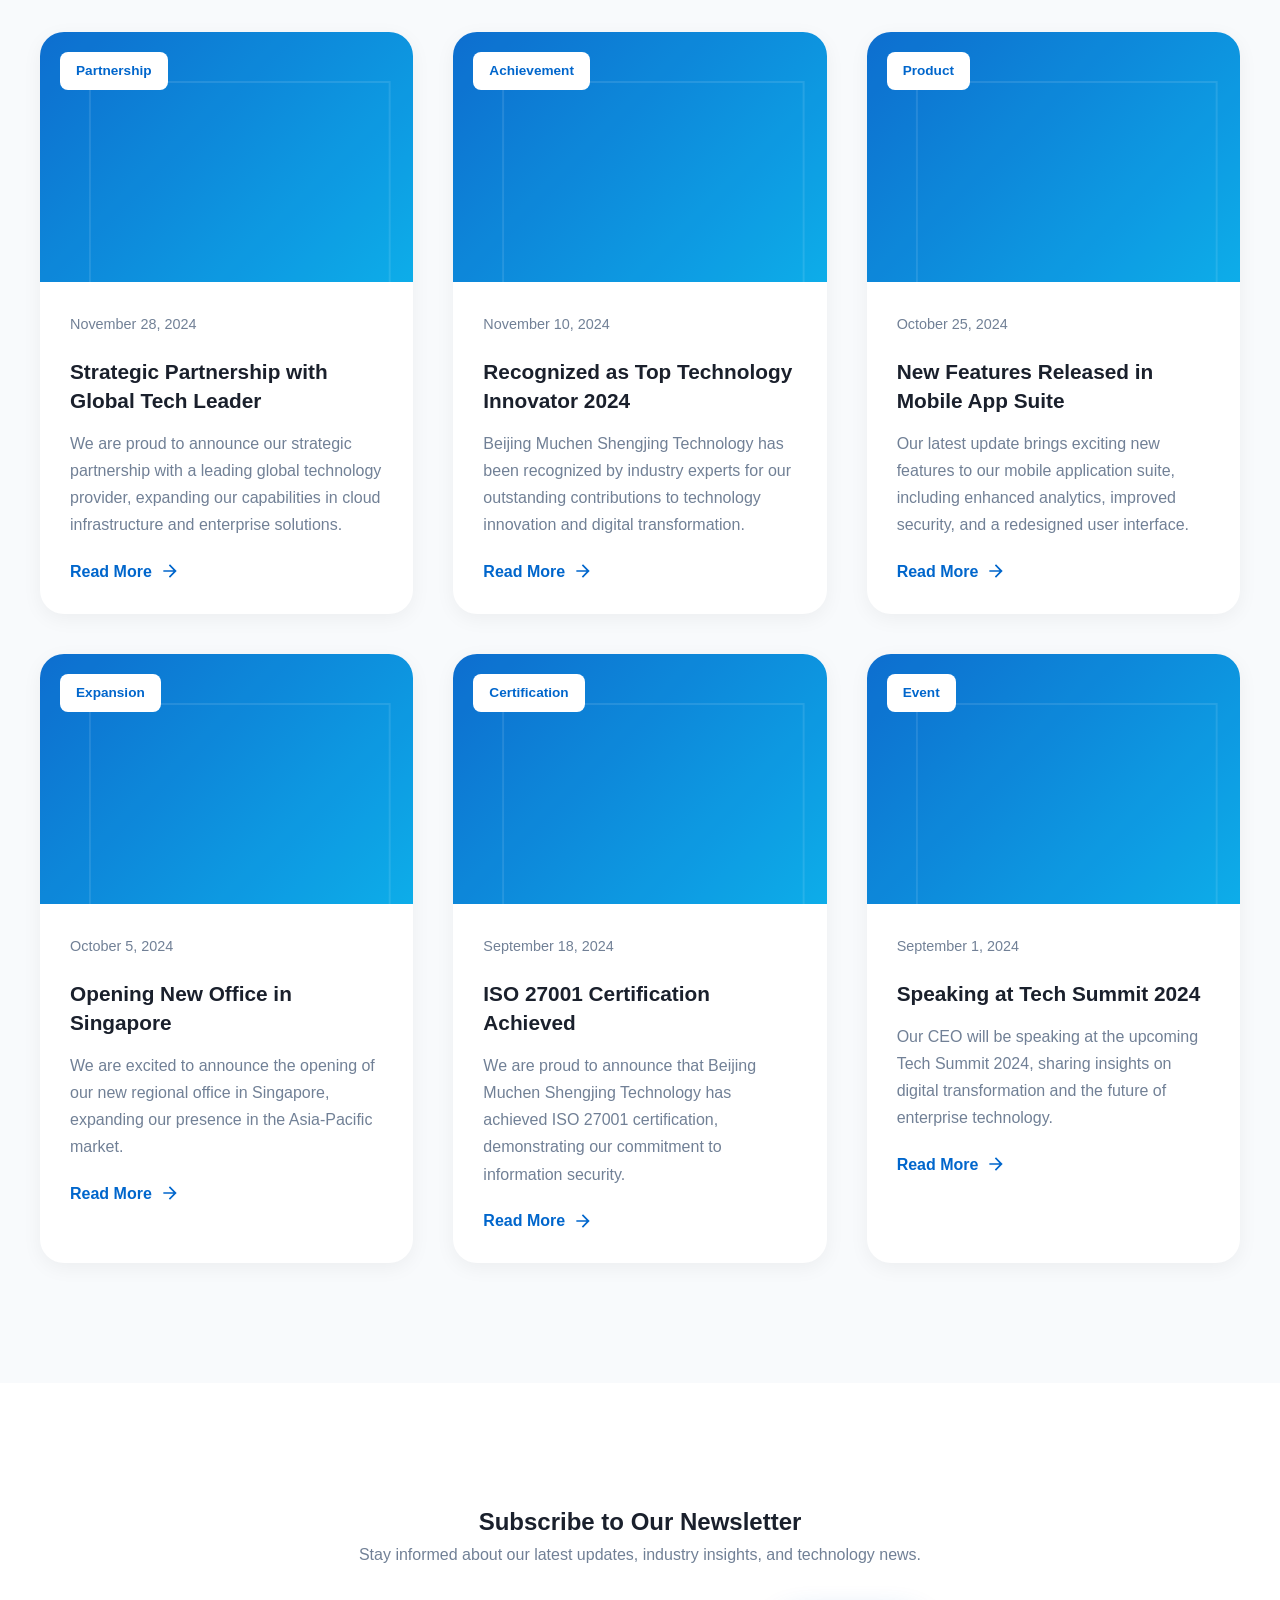
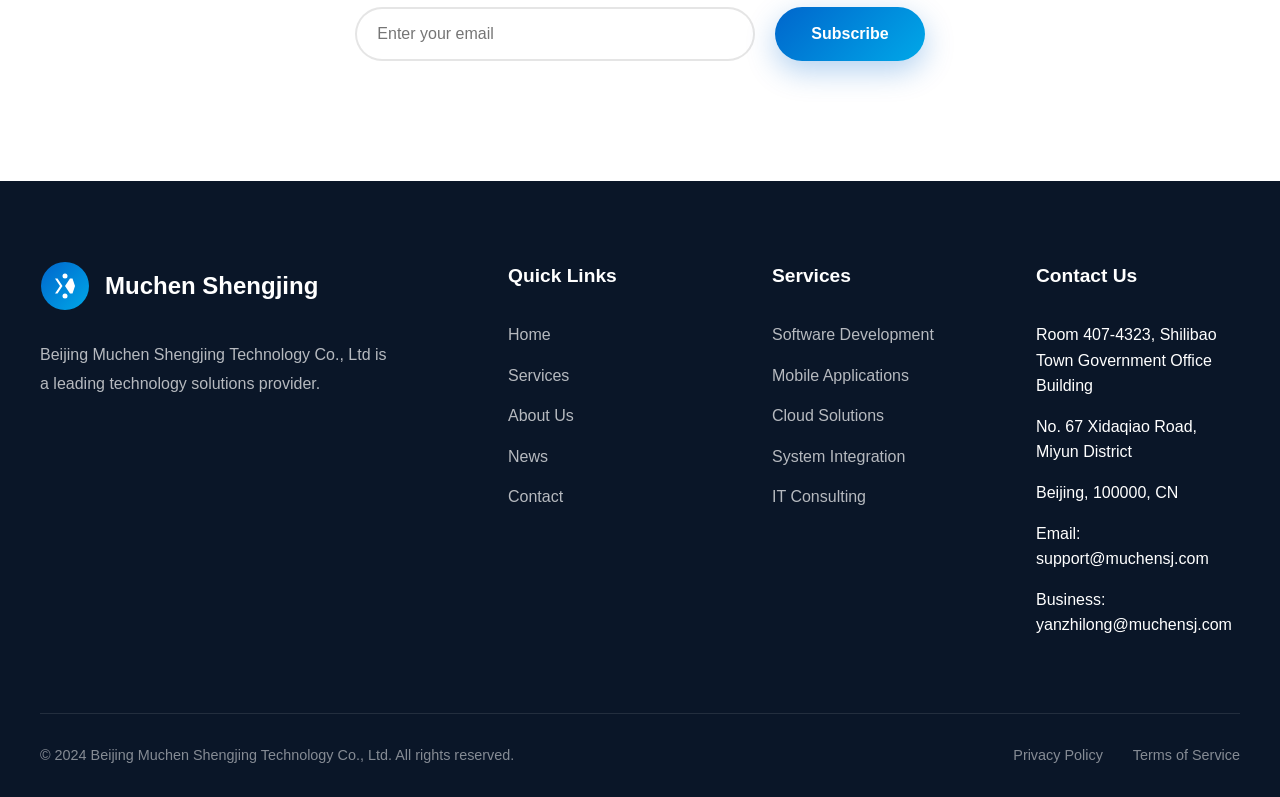
<file: news.html>
<!DOCTYPE html>
<html lang="en">
<head>
    <meta charset="UTF-8">
    <meta name="viewport" content="width=device-width, initial-scale=1.0">
    <meta name="description" content="Company News - Stay updated with the latest developments, achievements, and insights from Beijing Muchen Shengjing Technology Co., Ltd.">
    <meta name="keywords" content="company news, technology updates, tech company news, mobile app news, software development news">
    <meta name="author" content="Beijing Muchen Shengjing Technology Co., Ltd">
    <meta name="robots" content="index, follow">
    <link rel="canonical" href="https://muchensj.com/news.html">
    <title>News & Updates | Beijing Muchen Shengjing Technology Co., Ltd</title>
    
    <link rel="stylesheet" href="css/style.css">
    <link rel="icon" type="image/svg+xml" href="images/logo.svg">
</head>
<body>
    <div class="loader">
        <div class="loader-content">
            <div class="loader-spinner"></div>
            <p>Loading Muchen Shengjing Technology...</p>
        </div>
    </div>

    <header class="header">
        <div class="header-inner">
            <a href="index.html" class="logo">
                <svg width="50" height="50" viewBox="0 0 100 100">
                    <defs>
                        <linearGradient id="logoGradient" x1="0%" y1="0%" x2="100%" y2="100%">
                            <stop offset="0%" style="stop-color:#0066cc"/>
                            <stop offset="100%" style="stop-color:#00a8e8"/>
                        </linearGradient>
                    </defs>
                    <circle cx="50" cy="50" r="48" fill="url(#logoGradient)"/>
                    <g fill="white">
                        <path d="M30 35 L40 50 L30 65 L35 65 L45 50 L35 35 Z"/>
                        <path d="M55 35 L65 35 L70 50 L65 65 L60 65 L50 50 L60 35 Z"/>
                        <circle cx="50" cy="30" r="5"/>
                        <circle cx="50" cy="70" r="5"/>
                    </g>
                </svg>
                <span class="logo-text">Muchen Shengjing</span>
            </a>
            
            <nav class="nav-menu">
                <div class="nav-item">
                    <a href="index.html">Home</a>
                </div>
                <div class="nav-item">
                    <a href="services.html">Services</a>
                </div>
                <div class="nav-item">
                    <a href="culture.html">Culture</a>
                </div>
                <div class="nav-item active">
                    <a href="news.html">News</a>
                </div>
                <div class="nav-item">
                    <a href="contact.html">Contact</a>
                </div>
            </nav>
            
            <div class="mobile-menu-btn">
                <span></span>
                <span></span>
                <span></span>
            </div>
        </div>
    </header>

    <section class="page-header">
        <div class="container">
            <h1>News & Updates</h1>
            <p>Stay updated with our latest developments and achievements</p>
        </div>
    </section>

    <!-- Featured News -->
    <section class="section">
        <div class="container">
            <div class="news-card animate-on-scroll" style="margin-bottom: 60px; display: grid; grid-template-columns: 1fr 1fr; gap: 40px; align-items: center;">
                <div class="news-image" style="height: 400px; border-radius: 24px;">
                    <span class="news-category" style="position: absolute; top: 20px; left: 20px;">Featured</span>
                </div>
                <div class="news-content" style="padding: 0;">
                    <p class="news-date">December 15, 2024</p>
                    <h3 style="font-size: 2rem; margin-bottom: 20px;">Launching Next-Generation Mobile Management Platform</h3>
                    <p style="margin-bottom: 20px; line-height: 1.8;">We are excited to announce the release of our revolutionary mobile management application, featuring advanced AI-powered analytics and seamless integration capabilities. This platform represents a significant leap forward in enterprise mobile management, offering unprecedented control and insights for businesses of all sizes.</p>
                    <p style="margin-bottom: 20px; line-height: 1.8;">The new platform includes real-time analytics, customizable dashboards, and advanced security features. Our team has worked tirelessly to develop a solution that meets the evolving needs of modern enterprises.</p>
                    <a href="#" class="btn btn-primary">Read Full Article</a>
                </div>
            </div>
        </div>
    </section>

    <!-- Latest News Grid -->
    <section class="section section-light">
        <div class="container">
            <div class="section-header animate-on-scroll">
                <div class="section-badge">
                    <svg width="20" height="20" viewBox="0 0 24 24" fill="currentColor">
                        <path d="M19 3H5c-1.1 0-2 .9-2 2v14c0 1.1.9 2 2 2h14c1.1 0 2-.9 2-2V5c0-1.1-.9-2-2-2zm-5 14H7v-2h7v2zm3-4H7v-2h10v2zm0-4H7V7h10v2z"/>
                    </svg>
                    Latest News
                </div>
                <h2 class="section-title">Recent <span>Developments</span></h2>
                <p class="section-desc">Discover the latest news, achievements, and insights from our team.</p>
            </div>
            
            <div class="news-grid">
                <div class="news-card animate-on-scroll">
                    <div class="news-image">
                        <span class="news-category">Partnership</span>
                    </div>
                    <div class="news-content">
                        <p class="news-date">November 28, 2024</p>
                        <h3>Strategic Partnership with Global Tech Leader</h3>
                        <p>We are proud to announce our strategic partnership with a leading global technology provider, expanding our capabilities in cloud infrastructure and enterprise solutions.</p>
                        <a href="#" class="news-link">
                            Read More
                            <svg viewBox="0 0 24 24" fill="currentColor">
                                <path d="M12 4l-1.41 1.41L16.17 11H4v2h12.17l-5.58 5.59L12 20l8-8z"/>
                            </svg>
                        </a>
                    </div>
                </div>
                
                <div class="news-card animate-on-scroll">
                    <div class="news-image">
                        <span class="news-category">Achievement</span>
                    </div>
                    <div class="news-content">
                        <p class="news-date">November 10, 2024</p>
                        <h3>Recognized as Top Technology Innovator 2024</h3>
                        <p>Beijing Muchen Shengjing Technology has been recognized by industry experts for our outstanding contributions to technology innovation and digital transformation.</p>
                        <a href="#" class="news-link">
                            Read More
                            <svg viewBox="0 0 24 24" fill="currentColor">
                                <path d="M12 4l-1.41 1.41L16.17 11H4v2h12.17l-5.58 5.59L12 20l8-8z"/>
                            </svg>
                        </a>
                    </div>
                </div>
                
                <div class="news-card animate-on-scroll">
                    <div class="news-image">
                        <span class="news-category">Product</span>
                    </div>
                    <div class="news-content">
                        <p class="news-date">October 25, 2024</p>
                        <h3>New Features Released in Mobile App Suite</h3>
                        <p>Our latest update brings exciting new features to our mobile application suite, including enhanced analytics, improved security, and a redesigned user interface.</p>
                        <a href="#" class="news-link">
                            Read More
                            <svg viewBox="0 0 24 24" fill="currentColor">
                                <path d="M12 4l-1.41 1.41L16.17 11H4v2h12.17l-5.58 5.59L12 20l8-8z"/>
                            </svg>
                        </a>
                    </div>
                </div>
                
                <div class="news-card animate-on-scroll">
                    <div class="news-image">
                        <span class="news-category">Expansion</span>
                    </div>
                    <div class="news-content">
                        <p class="news-date">October 5, 2024</p>
                        <h3>Opening New Office in Singapore</h3>
                        <p>We are excited to announce the opening of our new regional office in Singapore, expanding our presence in the Asia-Pacific market.</p>
                        <a href="#" class="news-link">
                            Read More
                            <svg viewBox="0 0 24 24" fill="currentColor">
                                <path d="M12 4l-1.41 1.41L16.17 11H4v2h12.17l-5.58 5.59L12 20l8-8z"/>
                            </svg>
                        </a>
                    </div>
                </div>
                
                <div class="news-card animate-on-scroll">
                    <div class="news-image">
                        <span class="news-category">Certification</span>
                    </div>
                    <div class="news-content">
                        <p class="news-date">September 18, 2024</p>
                        <h3>ISO 27001 Certification Achieved</h3>
                        <p>We are proud to announce that Beijing Muchen Shengjing Technology has achieved ISO 27001 certification, demonstrating our commitment to information security.</p>
                        <a href="#" class="news-link">
                            Read More
                            <svg viewBox="0 0 24 24" fill="currentColor">
                                <path d="M12 4l-1.41 1.41L16.17 11H4v2h12.17l-5.58 5.59L12 20l8-8z"/>
                            </svg>
                        </a>
                    </div>
                </div>
                
                <div class="news-card animate-on-scroll">
                    <div class="news-image">
                        <span class="news-category">Event</span>
                    </div>
                    <div class="news-content">
                        <p class="news-date">September 1, 2024</p>
                        <h3>Speaking at Tech Summit 2024</h3>
                        <p>Our CEO will be speaking at the upcoming Tech Summit 2024, sharing insights on digital transformation and the future of enterprise technology.</p>
                        <a href="#" class="news-link">
                            Read More
                            <svg viewBox="0 0 24 24" fill="currentColor">
                                <path d="M12 4l-1.41 1.41L16.17 11H4v2h12.17l-5.58 5.59L12 20l8-8z"/>
                            </svg>
                        </a>
                    </div>
                </div>
            </div>
        </div>
    </section>

    <!-- Newsletter Section -->
    <section class="section">
        <div class="container">
            <div class="cta-content animate-on-scroll" style="max-width: 700px; margin: 0 auto; text-align: center;">
                <h2 style="color: var(--text-dark);">Subscribe to Our Newsletter</h2>
                <p style="color: var(--text-light); margin-bottom: 40px;">Stay informed about our latest updates, industry insights, and technology news.</p>
                <form style="display: flex; gap: 20px; justify-content: center; flex-wrap: wrap;">
                    <input type="email" placeholder="Enter your email" style="flex: 1; min-width: 300px; padding: 16px 20px; border: 2px solid rgba(0,0,0,0.1); border-radius: 50px; font-size: 1rem; max-width: 400px;">
                    <button type="submit" class="btn btn-primary">Subscribe</button>
                </form>
            </div>
        </div>
    </section>

    <footer class="footer">
        <div class="container">
            <div class="footer-grid">
                <div class="footer-brand">
                    <div class="footer-logo">
                        <svg width="50" height="50" viewBox="0 0 100 100">
                            <defs>
                                <linearGradient id="footerLogoGradient" x1="0%" y1="0%" x2="100%" y2="100%">
                                    <stop offset="0%" style="stop-color:#0066cc"/>
                                    <stop offset="100%" style="stop-color:#00a8e8"/>
                                </linearGradient>
                            </defs>
                            <circle cx="50" cy="50" r="48" fill="url(#footerLogoGradient)"/>
                            <g fill="white">
                                <path d="M30 35 L40 50 L30 65 L35 65 L45 50 L35 35 Z"/>
                                <path d="M55 35 L65 35 L70 50 L65 65 L60 65 L50 50 L60 35 Z"/>
                                <circle cx="50" cy="30" r="5"/>
                                <circle cx="50" cy="70" r="5"/>
                            </g>
                        </svg>
                        <span>Muchen Shengjing</span>
                    </div>
                    <p>Beijing Muchen Shengjing Technology Co., Ltd is a leading technology solutions provider.</p>
                </div>
                
                <div class="footer-column">
                    <h3>Quick Links</h3>
                    <ul class="footer-links">
                        <li><a href="index.html">Home</a></li>
                        <li><a href="services.html">Services</a></li>
                        <li><a href="culture.html">About Us</a></li>
                        <li><a href="news.html">News</a></li>
                        <li><a href="contact.html">Contact</a></li>
                    </ul>
                </div>
                
                <div class="footer-column">
                    <h3>Services</h3>
                    <ul class="footer-links">
                        <li><a href="services.html">Software Development</a></li>
                        <li><a href="services.html">Mobile Applications</a></li>
                        <li><a href="services.html">Cloud Solutions</a></li>
                        <li><a href="services.html">System Integration</a></li>
                        <li><a href="services.html">IT Consulting</a></li>
                    </ul>
                </div>
                
                <div class="footer-column">
                    <h3>Contact Us</h3>
                    <ul class="footer-links">
                        <li>Room 407-4323, Shilibao Town Government Office Building</li>
                        <li>No. 67 Xidaqiao Road, Miyun District</li>
                        <li>Beijing, 100000, CN</li>
                        <li>Email: support@muchensj.com</li>
                        <li>Business: yanzhilong@muchensj.com</li>
                    </ul>
                </div>
            </div>
            
            <div class="footer-bottom">
                <p>&copy; 2024 Beijing Muchen Shengjing Technology Co., Ltd. All rights reserved.</p>
                <div class="footer-legal">
                    <a href="privacy.html">Privacy Policy</a>
                    <a href="terms.html">Terms of Service</a>
                </div>
            </div>
        </div>
    </footer>

    <button class="scroll-top" aria-label="Scroll to top">
        <svg viewBox="0 0 24 24"><path d="M7.41 15.41L12 10.83l4.59 4.58L18 14l-6-6-6 6z"/></svg>
    </button>

    <script src="js/main.js"></script>
</body>
</html>
</file>
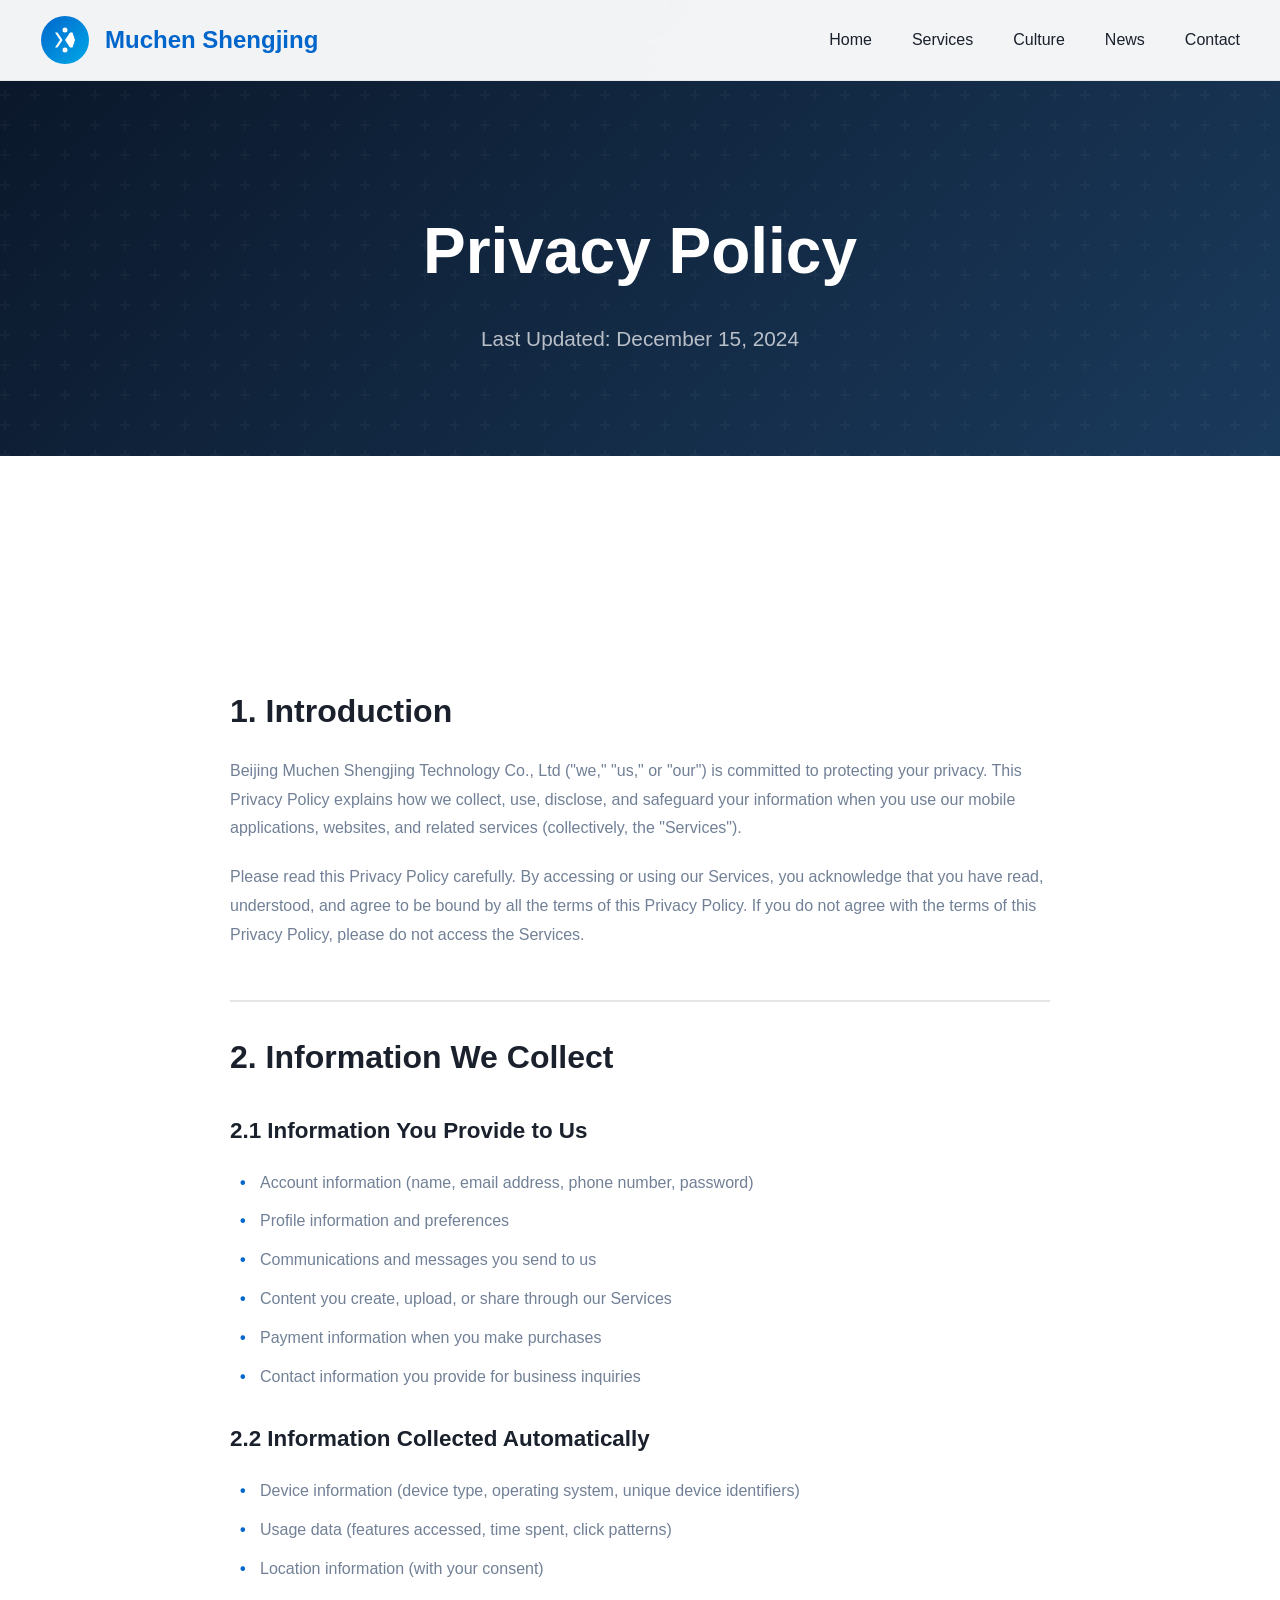
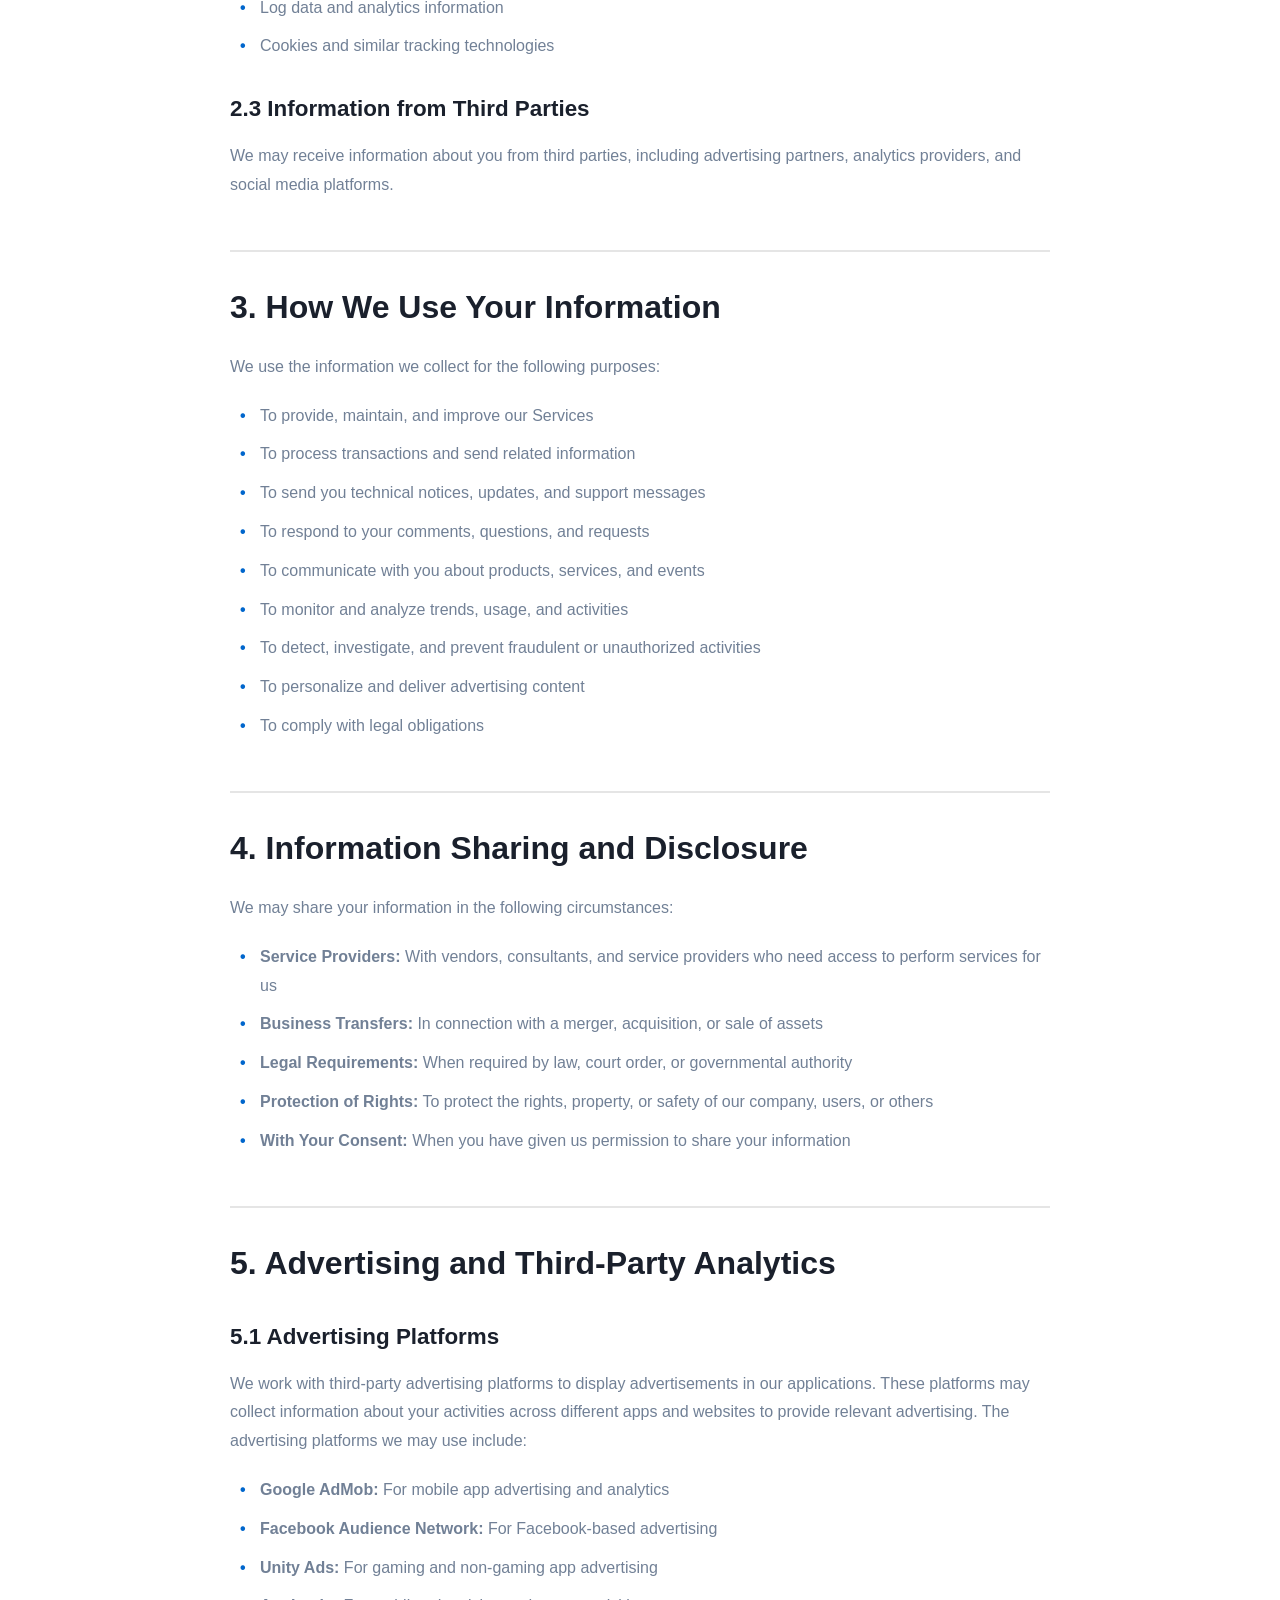
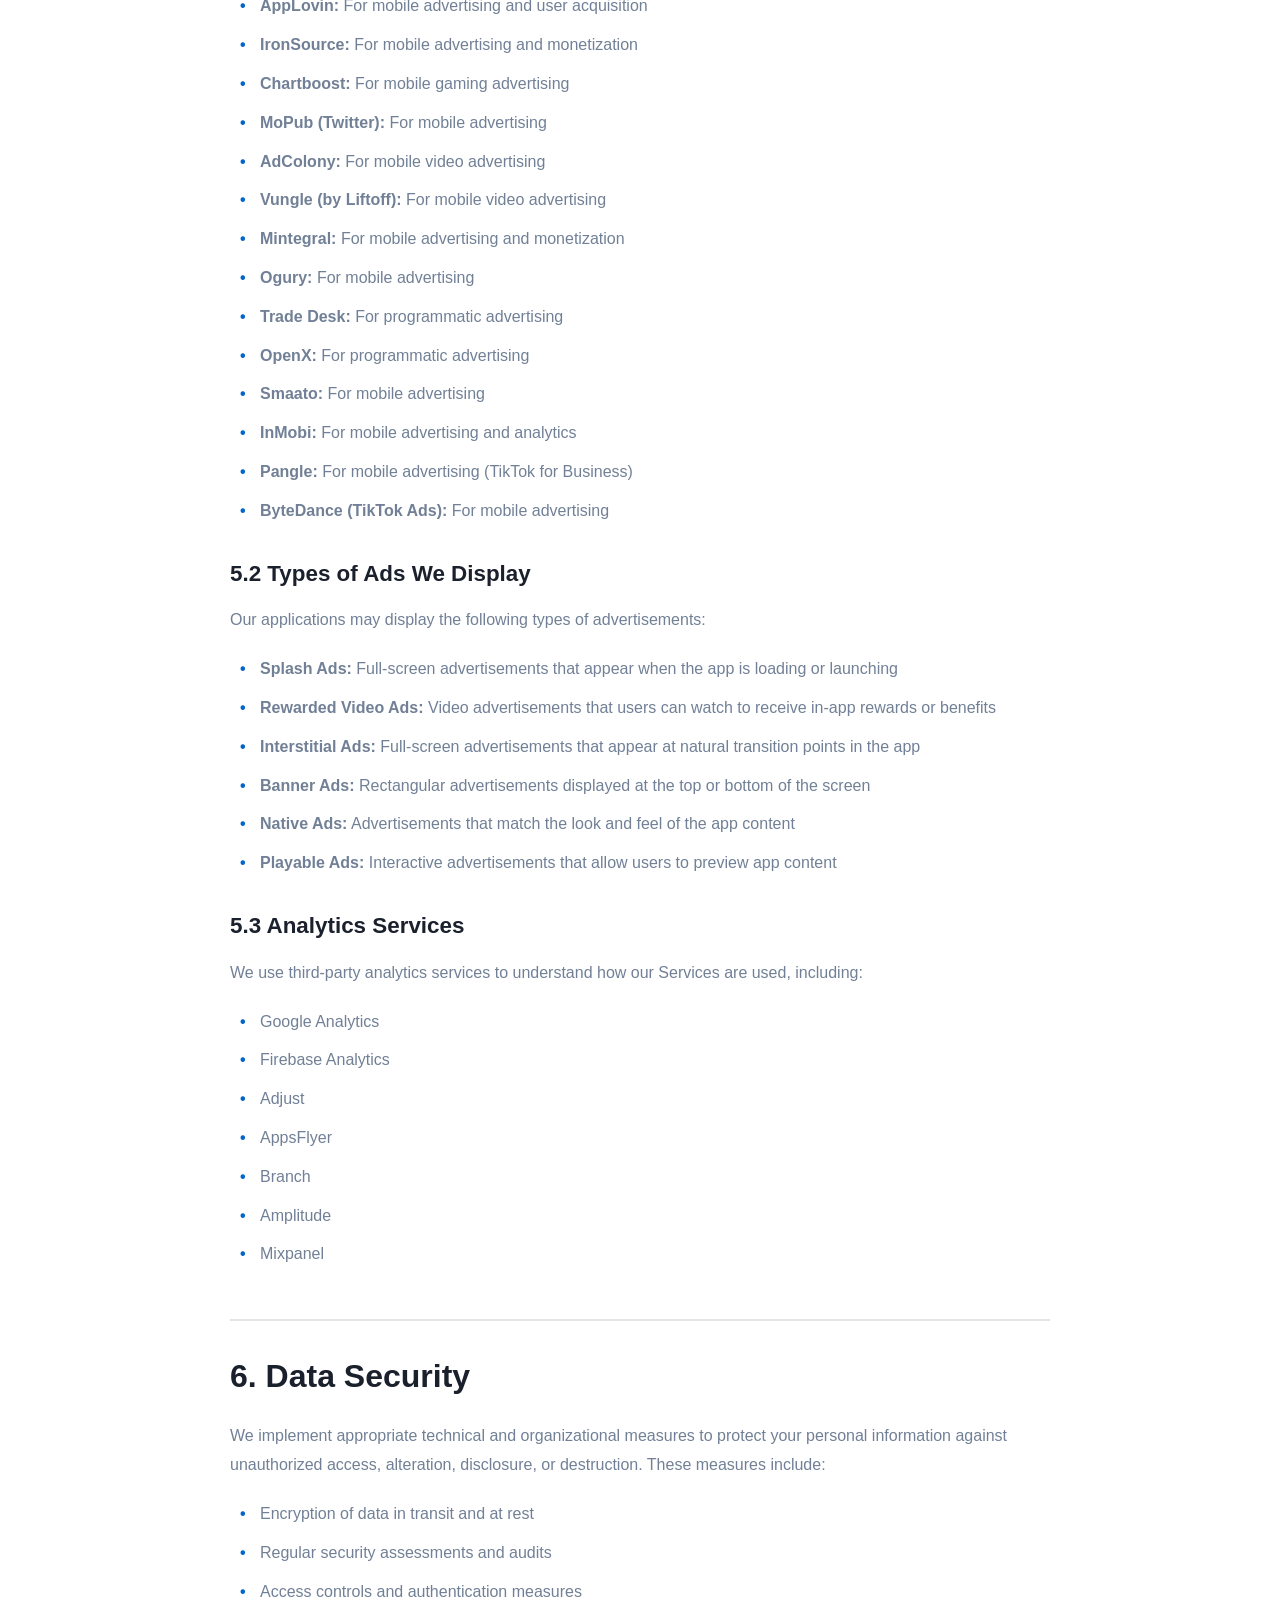
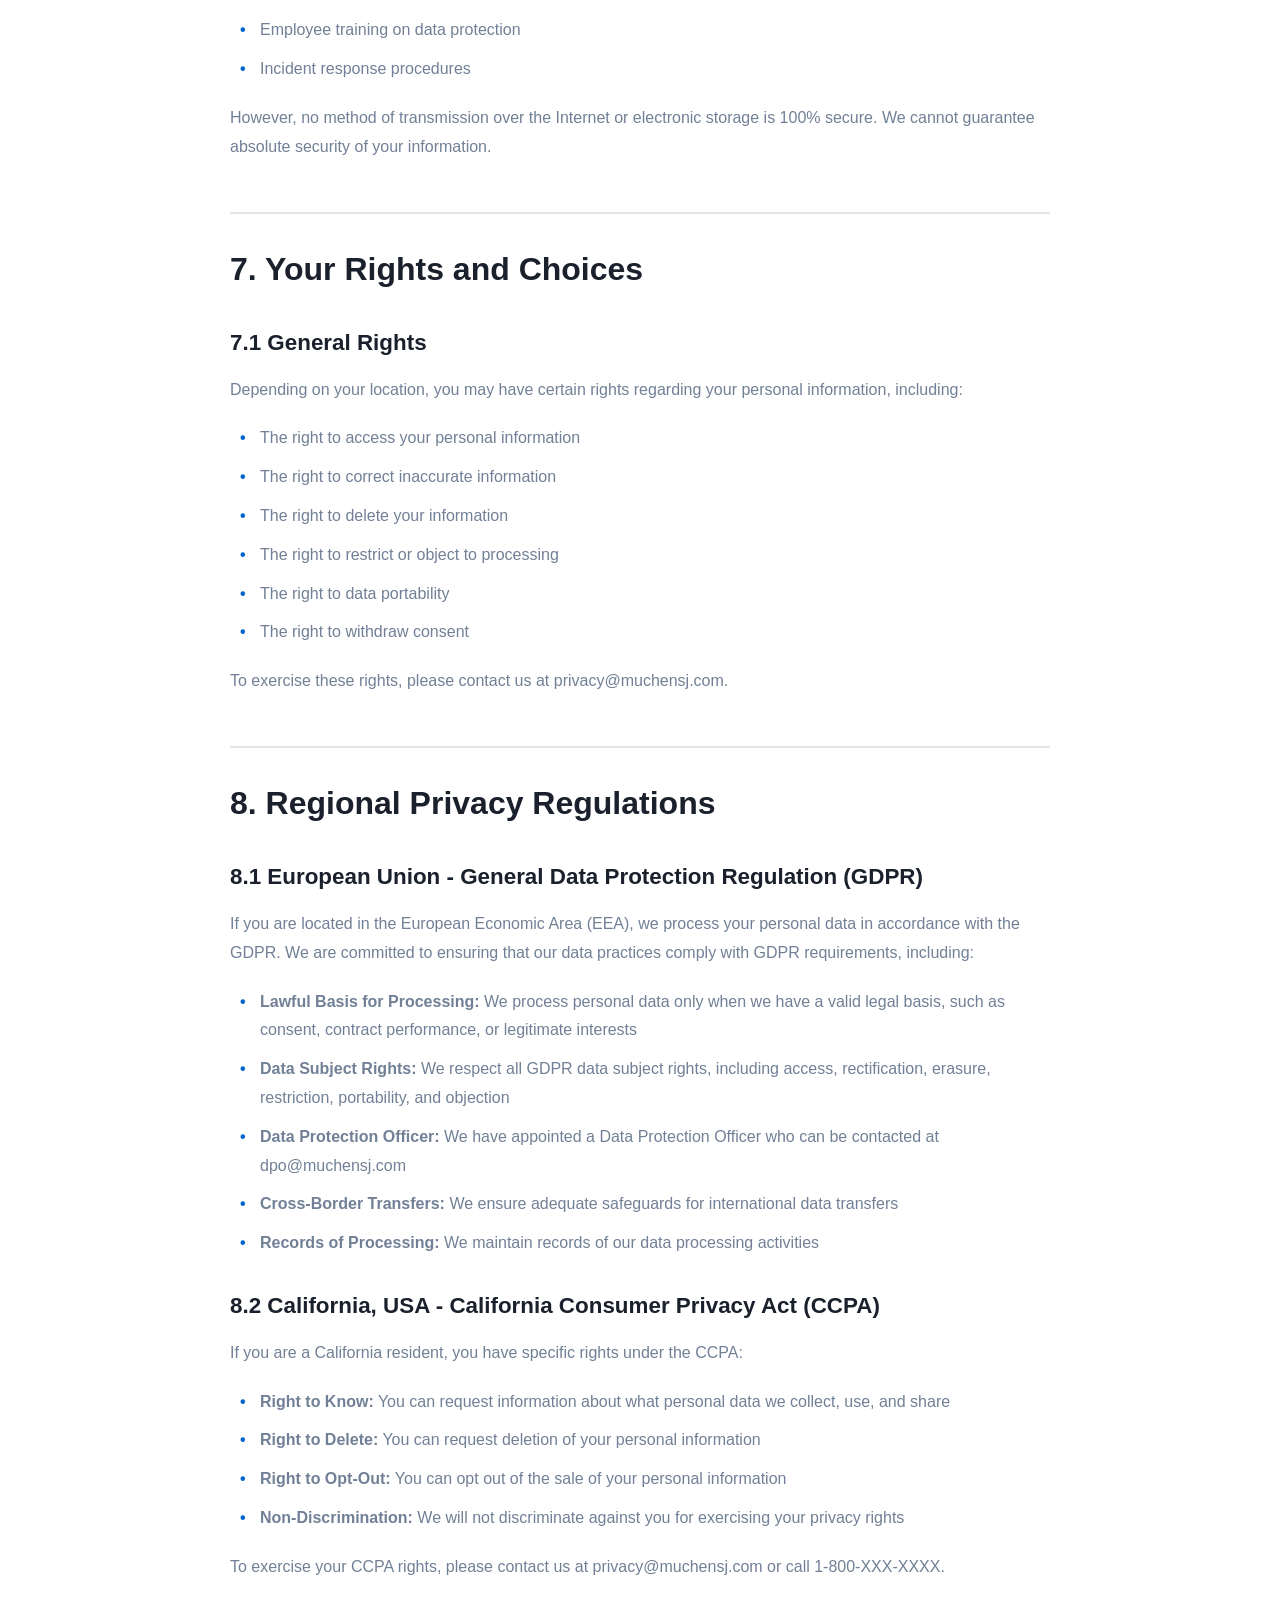
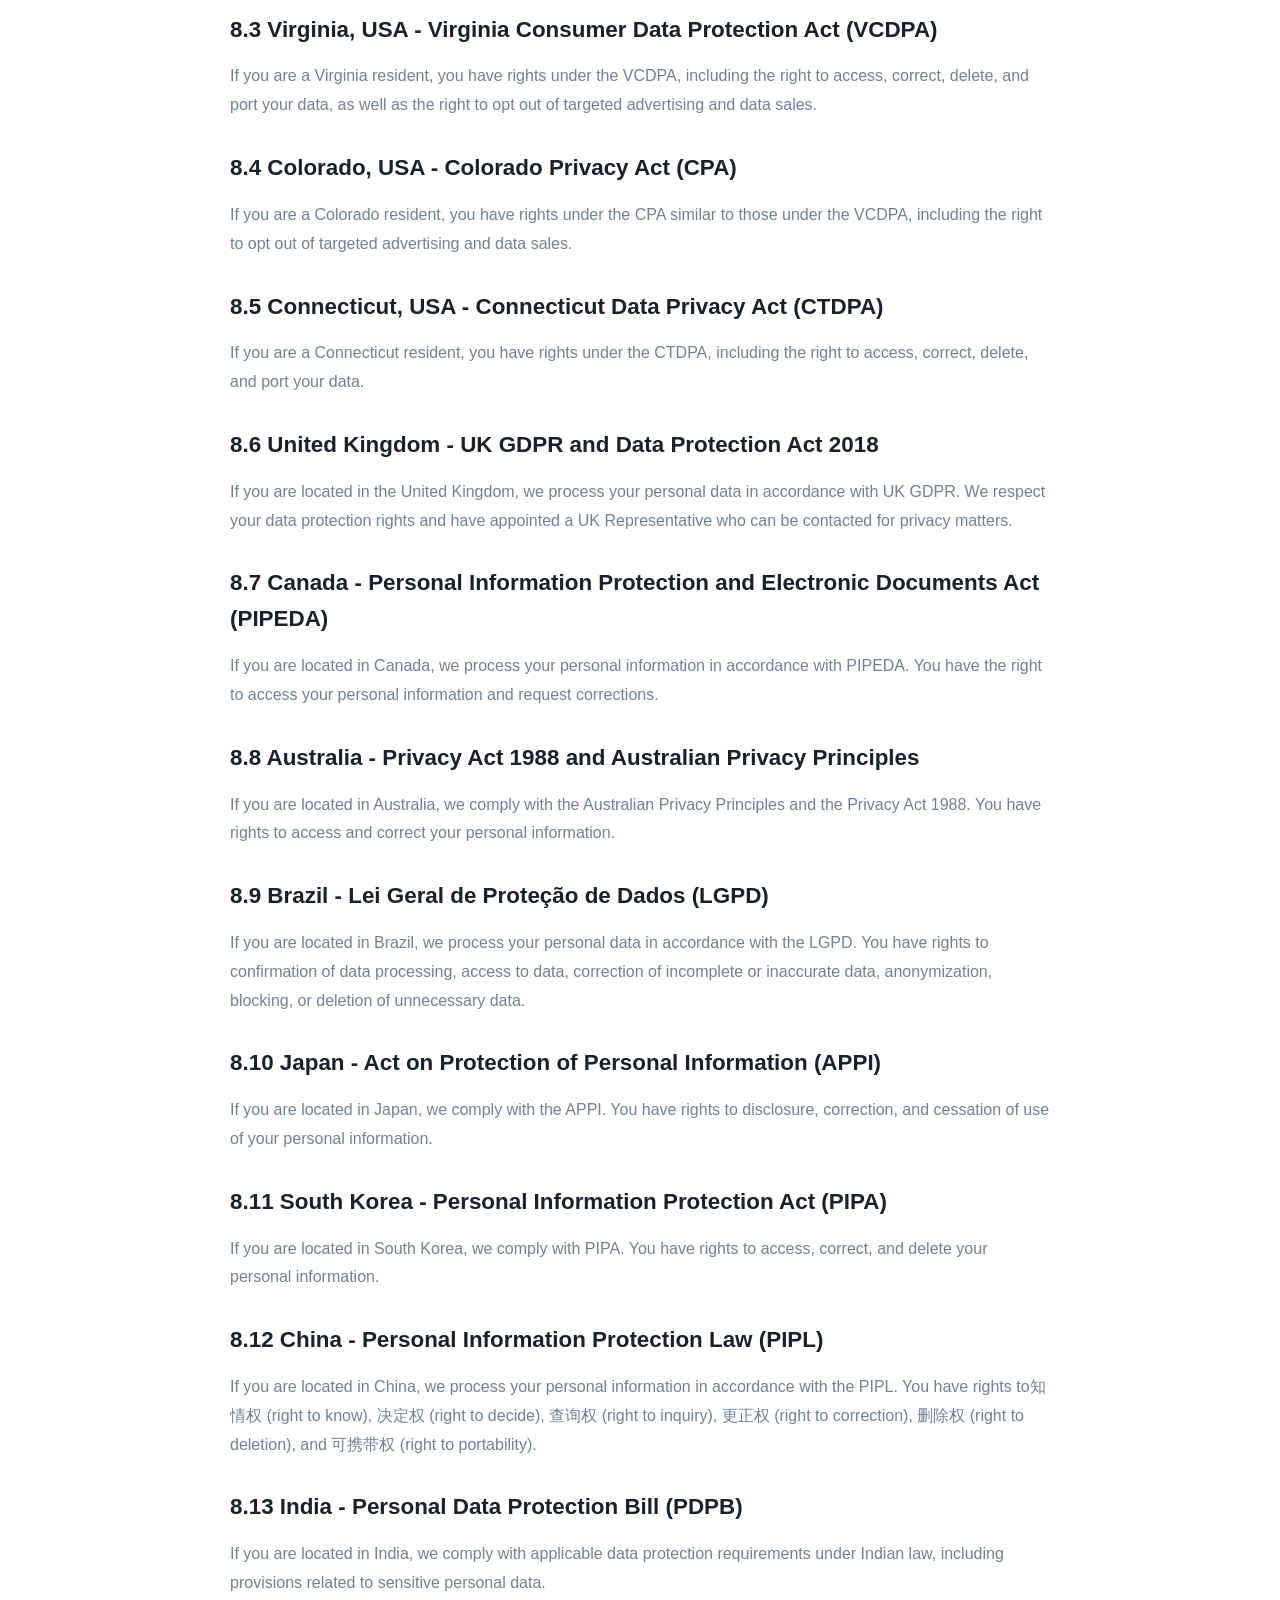
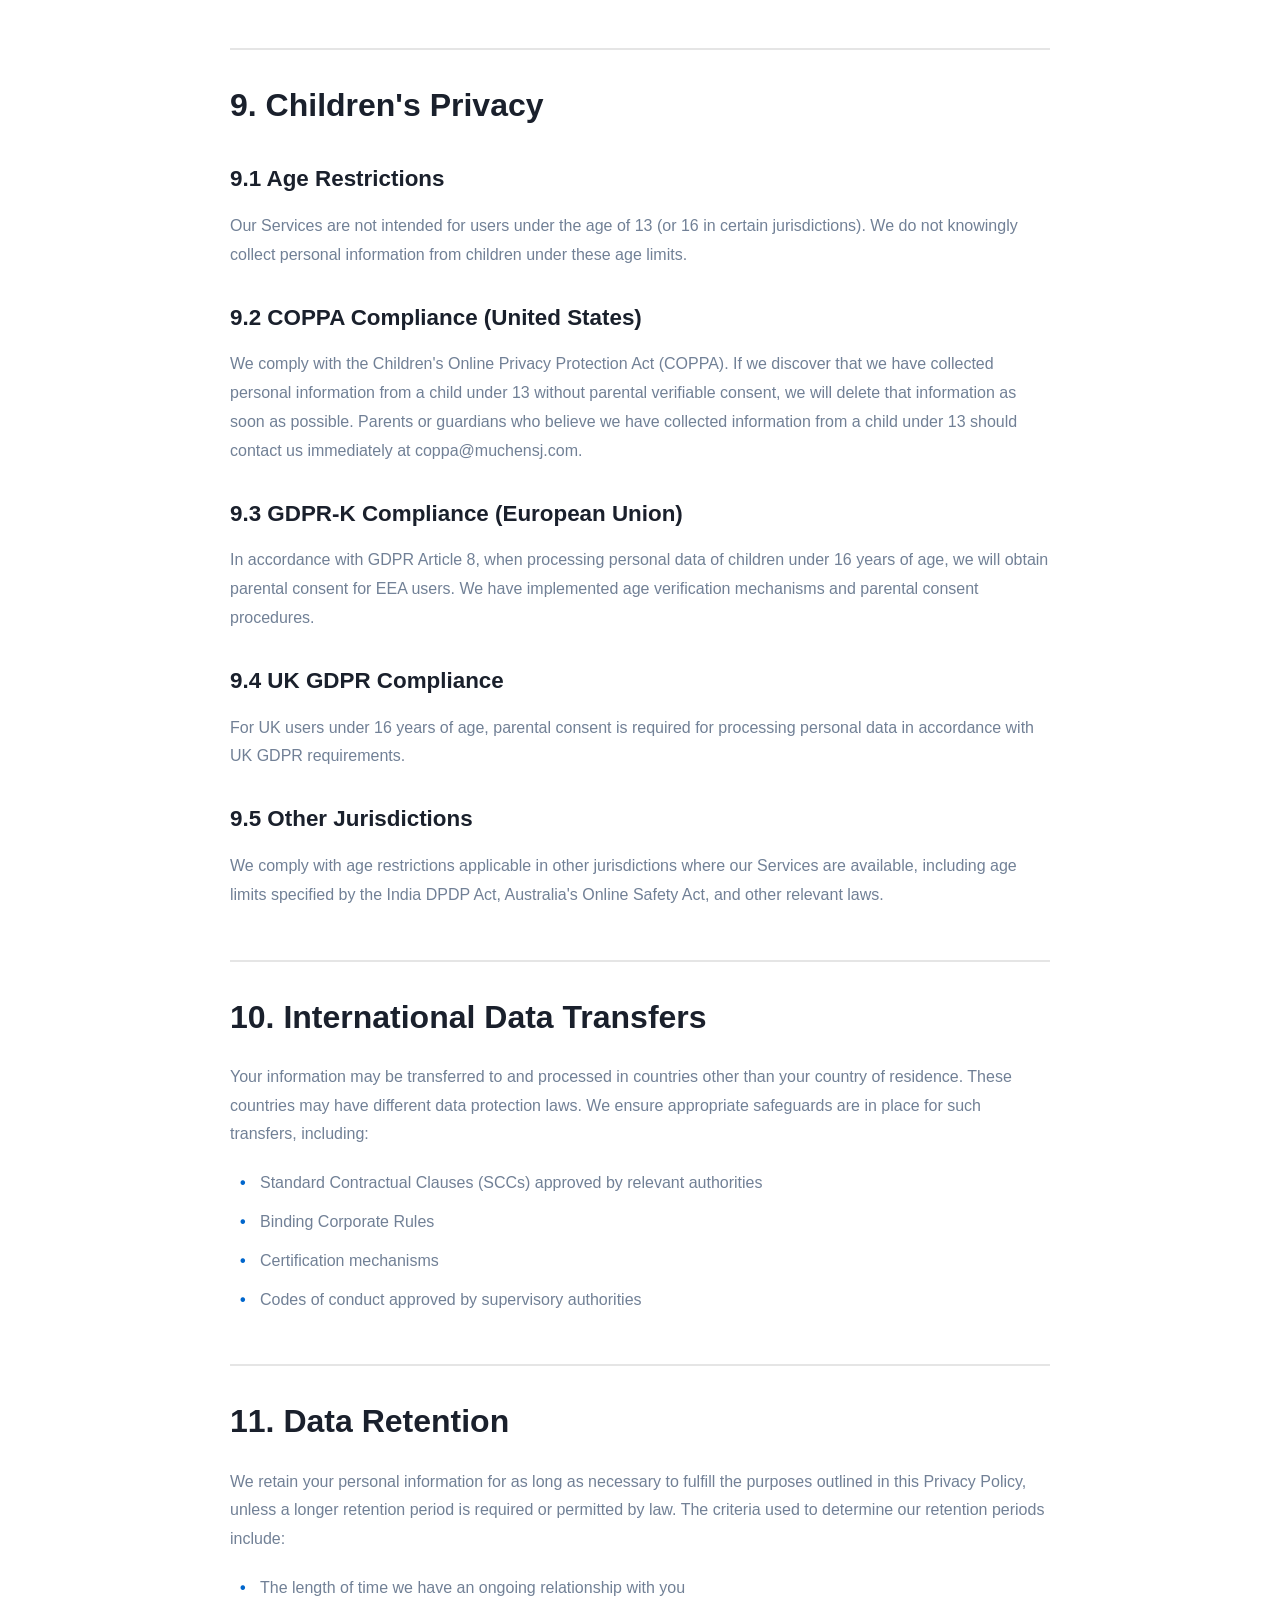
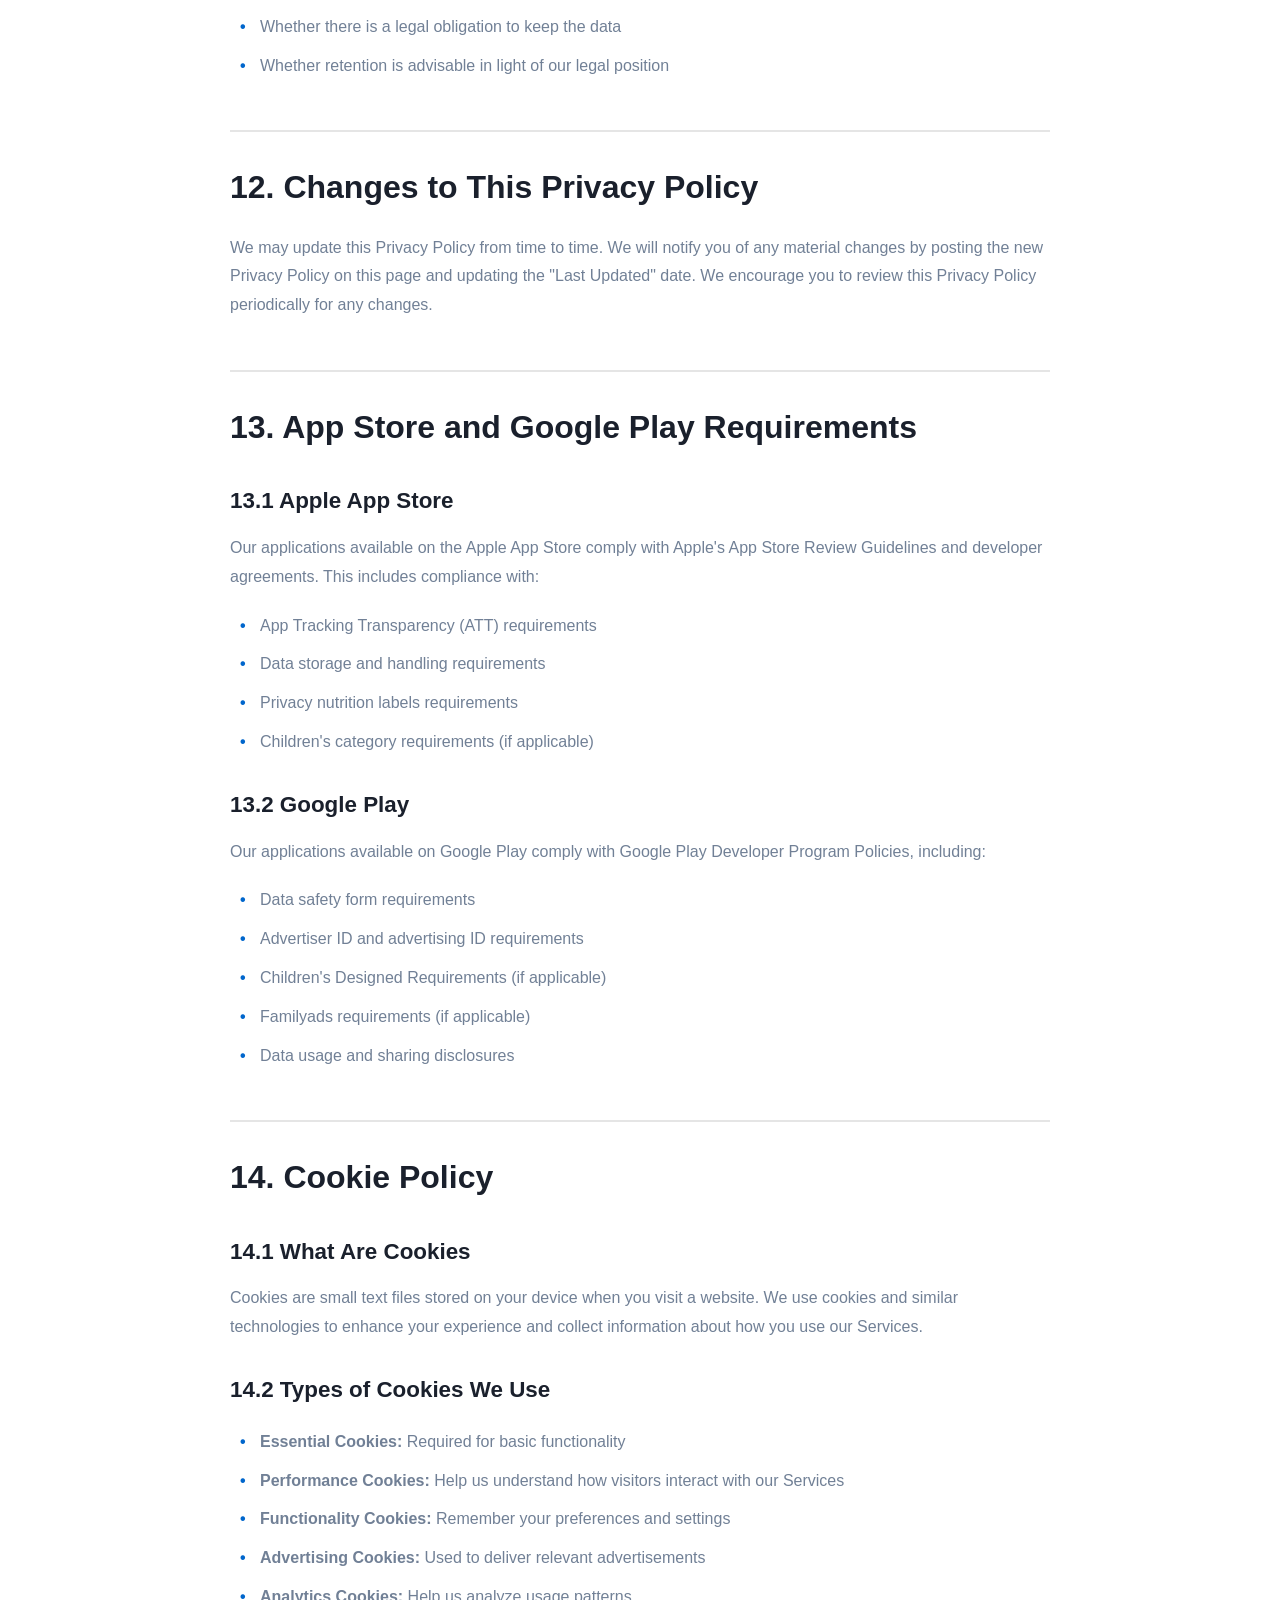
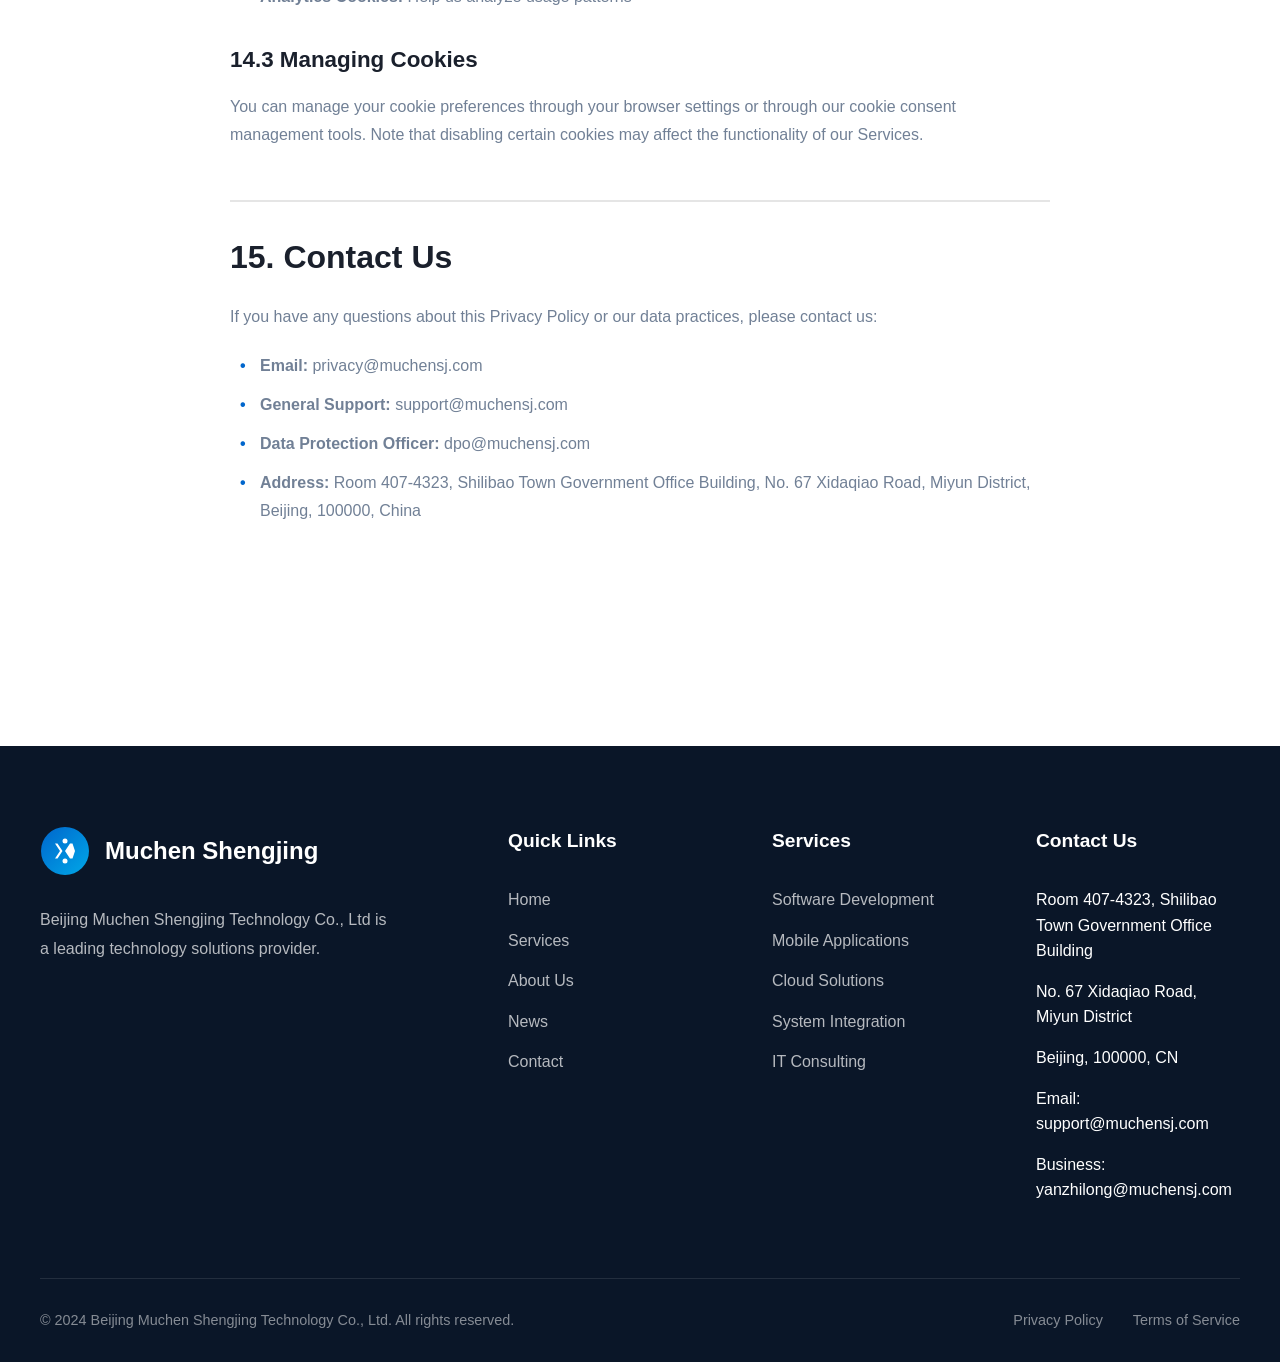
<file: privacy.html>
<!DOCTYPE html>
<html lang="en">
<head>
    <meta charset="UTF-8">
    <meta name="viewport" content="width=device-width, initial-scale=1.0">
    <meta name="description" content="Privacy Policy - Beijing Muchen Shengjing Technology Co., Ltd. Learn how we collect, use, and protect your personal information across our applications and services.">
    <meta name="robots" content="noindex, nofollow">
    <link rel="canonical" href="https://muchensj.com/privacy.html">
    <title>Privacy Policy | Beijing Muchen Shengjing Technology Co., Ltd</title>
    
    <link rel="stylesheet" href="css/style.css">
    <link rel="icon" type="image/svg+xml" href="images/logo.svg">
</head>
<body>
    <div class="loader">
        <div class="loader-content">
            <div class="loader-spinner"></div>
            <p>Loading Muchen Shengjing Technology...</p>
        </div>
    </div>

    <header class="header">
        <div class="header-inner">
            <a href="index.html" class="logo">
                <svg width="50" height="50" viewBox="0 0 100 100">
                    <defs>
                        <linearGradient id="logoGradient" x1="0%" y1="0%" x2="100%" y2="100%">
                            <stop offset="0%" style="stop-color:#0066cc"/>
                            <stop offset="100%" style="stop-color:#00a8e8"/>
                        </linearGradient>
                    </defs>
                    <circle cx="50" cy="50" r="48" fill="url(#logoGradient)"/>
                    <g fill="white">
                        <path d="M30 35 L40 50 L30 65 L35 65 L45 50 L35 35 Z"/>
                        <path d="M55 35 L65 35 L70 50 L65 65 L60 65 L50 50 L60 35 Z"/>
                        <circle cx="50" cy="30" r="5"/>
                        <circle cx="50" cy="70" r="5"/>
                    </g>
                </svg>
                <span class="logo-text">Muchen Shengjing</span>
            </a>
            
            <nav class="nav-menu">
                <div class="nav-item">
                    <a href="index.html">Home</a>
                </div>
                <div class="nav-item">
                    <a href="services.html">Services</a>
                </div>
                <div class="nav-item">
                    <a href="culture.html">Culture</a>
                </div>
                <div class="nav-item">
                    <a href="news.html">News</a>
                </div>
                <div class="nav-item">
                    <a href="contact.html">Contact</a>
                </div>
            </nav>
            
            <div class="mobile-menu-btn">
                <span></span>
                <span></span>
                <span></span>
            </div>
        </div>
    </header>

    <section class="page-header">
        <div class="container">
            <h1>Privacy Policy</h1>
            <p>Last Updated: December 15, 2024</p>
        </div>
    </section>

    <section class="section">
        <div class="legal-content">
            <h2>1. Introduction</h2>
            <p>Beijing Muchen Shengjing Technology Co., Ltd ("we," "us," or "our") is committed to protecting your privacy. This Privacy Policy explains how we collect, use, disclose, and safeguard your information when you use our mobile applications, websites, and related services (collectively, the "Services").</p>
            <p>Please read this Privacy Policy carefully. By accessing or using our Services, you acknowledge that you have read, understood, and agree to be bound by all the terms of this Privacy Policy. If you do not agree with the terms of this Privacy Policy, please do not access the Services.</p>

            <h2>2. Information We Collect</h2>
            <h3>2.1 Information You Provide to Us</h3>
            <ul>
                <li>Account information (name, email address, phone number, password)</li>
                <li>Profile information and preferences</li>
                <li>Communications and messages you send to us</li>
                <li>Content you create, upload, or share through our Services</li>
                <li>Payment information when you make purchases</li>
                <li>Contact information you provide for business inquiries</li>
            </ul>
            
            <h3>2.2 Information Collected Automatically</h3>
            <ul>
                <li>Device information (device type, operating system, unique device identifiers)</li>
                <li>Usage data (features accessed, time spent, click patterns)</li>
                <li>Location information (with your consent)</li>
                <li>Log data and analytics information</li>
                <li>Cookies and similar tracking technologies</li>
            </ul>

            <h3>2.3 Information from Third Parties</h3>
            <p>We may receive information about you from third parties, including advertising partners, analytics providers, and social media platforms.</p>

            <h2>3. How We Use Your Information</h2>
            <p>We use the information we collect for the following purposes:</p>
            <ul>
                <li>To provide, maintain, and improve our Services</li>
                <li>To process transactions and send related information</li>
                <li>To send you technical notices, updates, and support messages</li>
                <li>To respond to your comments, questions, and requests</li>
                <li>To communicate with you about products, services, and events</li>
                <li>To monitor and analyze trends, usage, and activities</li>
                <li>To detect, investigate, and prevent fraudulent or unauthorized activities</li>
                <li>To personalize and deliver advertising content</li>
                <li>To comply with legal obligations</li>
            </ul>

            <h2>4. Information Sharing and Disclosure</h2>
            <p>We may share your information in the following circumstances:</p>
            <ul>
                <li><strong>Service Providers:</strong> With vendors, consultants, and service providers who need access to perform services for us</li>
                <li><strong>Business Transfers:</strong> In connection with a merger, acquisition, or sale of assets</li>
                <li><strong>Legal Requirements:</strong> When required by law, court order, or governmental authority</li>
                <li><strong>Protection of Rights:</strong> To protect the rights, property, or safety of our company, users, or others</li>
                <li><strong>With Your Consent:</strong> When you have given us permission to share your information</li>
            </ul>

            <h2>5. Advertising and Third-Party Analytics</h2>
            <h3>5.1 Advertising Platforms</h3>
            <p>We work with third-party advertising platforms to display advertisements in our applications. These platforms may collect information about your activities across different apps and websites to provide relevant advertising. The advertising platforms we may use include:</p>
            <ul>
                <li><strong>Google AdMob:</strong> For mobile app advertising and analytics</li>
                <li><strong>Facebook Audience Network:</strong> For Facebook-based advertising</li>
                <li><strong>Unity Ads:</strong> For gaming and non-gaming app advertising</li>
                <li><strong>AppLovin:</strong> For mobile advertising and user acquisition</li>
                <li><strong>IronSource:</strong> For mobile advertising and monetization</li>
                <li><strong>Chartboost:</strong> For mobile gaming advertising</li>
                <li><strong>MoPub (Twitter):</strong> For mobile advertising</li>
                <li><strong>AdColony:</strong> For mobile video advertising</li>
                <li><strong>Vungle (by Liftoff):</strong> For mobile video advertising</li>
                <li><strong>Mintegral:</strong> For mobile advertising and monetization</li>
                <li><strong>Ogury:</strong> For mobile advertising</li>
                <li><strong>Trade Desk:</strong> For programmatic advertising</li>
                <li><strong>OpenX:</strong> For programmatic advertising</li>
                <li><strong>Smaato:</strong> For mobile advertising</li>
                <li><strong>InMobi:</strong> For mobile advertising and analytics</li>
                <li><strong>Pangle:</strong> For mobile advertising (TikTok for Business)</li>
                <li><strong>ByteDance (TikTok Ads):</strong> For mobile advertising</li>
            </ul>

            <h3>5.2 Types of Ads We Display</h3>
            <p>Our applications may display the following types of advertisements:</p>
            <ul>
                <li><strong>Splash Ads:</strong> Full-screen advertisements that appear when the app is loading or launching</li>
                <li><strong>Rewarded Video Ads:</strong> Video advertisements that users can watch to receive in-app rewards or benefits</li>
                <li><strong>Interstitial Ads:</strong> Full-screen advertisements that appear at natural transition points in the app</li>
                <li><strong>Banner Ads:</strong> Rectangular advertisements displayed at the top or bottom of the screen</li>
                <li><strong>Native Ads:</strong> Advertisements that match the look and feel of the app content</li>
                <li><strong>Playable Ads:</strong> Interactive advertisements that allow users to preview app content</li>
            </ul>

            <h3>5.3 Analytics Services</h3>
            <p>We use third-party analytics services to understand how our Services are used, including:</p>
            <ul>
                <li>Google Analytics</li>
                <li>Firebase Analytics</li>
                <li>Adjust</li>
                <li>AppsFlyer</li>
                <li>Branch</li>
                <li>Amplitude</li>
                <li>Mixpanel</li>
            </ul>

            <h2>6. Data Security</h2>
            <p>We implement appropriate technical and organizational measures to protect your personal information against unauthorized access, alteration, disclosure, or destruction. These measures include:</p>
            <ul>
                <li>Encryption of data in transit and at rest</li>
                <li>Regular security assessments and audits</li>
                <li>Access controls and authentication measures</li>
                <li>Employee training on data protection</li>
                <li>Incident response procedures</li>
            </ul>
            <p>However, no method of transmission over the Internet or electronic storage is 100% secure. We cannot guarantee absolute security of your information.</p>

            <h2>7. Your Rights and Choices</h2>
            <h3>7.1 General Rights</h3>
            <p>Depending on your location, you may have certain rights regarding your personal information, including:</p>
            <ul>
                <li>The right to access your personal information</li>
                <li>The right to correct inaccurate information</li>
                <li>The right to delete your information</li>
                <li>The right to restrict or object to processing</li>
                <li>The right to data portability</li>
                <li>The right to withdraw consent</li>
            </ul>
            <p>To exercise these rights, please contact us at privacy@muchensj.com.</p>

            <h2>8. Regional Privacy Regulations</h2>
            <h3>8.1 European Union - General Data Protection Regulation (GDPR)</h3>
            <p>If you are located in the European Economic Area (EEA), we process your personal data in accordance with the GDPR. We are committed to ensuring that our data practices comply with GDPR requirements, including:</p>
            <ul>
                <li><strong>Lawful Basis for Processing:</strong> We process personal data only when we have a valid legal basis, such as consent, contract performance, or legitimate interests</li>
                <li><strong>Data Subject Rights:</strong> We respect all GDPR data subject rights, including access, rectification, erasure, restriction, portability, and objection</li>
                <li><strong>Data Protection Officer:</strong> We have appointed a Data Protection Officer who can be contacted at dpo@muchensj.com</li>
                <li><strong>Cross-Border Transfers:</strong> We ensure adequate safeguards for international data transfers</li>
                <li><strong>Records of Processing:</strong> We maintain records of our data processing activities</li>
            </ul>

            <h3>8.2 California, USA - California Consumer Privacy Act (CCPA)</h3>
            <p>If you are a California resident, you have specific rights under the CCPA:</p>
            <ul>
                <li><strong>Right to Know:</strong> You can request information about what personal data we collect, use, and share</li>
                <li><strong>Right to Delete:</strong> You can request deletion of your personal information</li>
                <li><strong>Right to Opt-Out:</strong> You can opt out of the sale of your personal information</li>
                <li><strong>Non-Discrimination:</strong> We will not discriminate against you for exercising your privacy rights</li>
            </ul>
            <p>To exercise your CCPA rights, please contact us at privacy@muchensj.com or call 1-800-XXX-XXXX.</p>

            <h3>8.3 Virginia, USA - Virginia Consumer Data Protection Act (VCDPA)</h3>
            <p>If you are a Virginia resident, you have rights under the VCDPA, including the right to access, correct, delete, and port your data, as well as the right to opt out of targeted advertising and data sales.</p>

            <h3>8.4 Colorado, USA - Colorado Privacy Act (CPA)</h3>
            <p>If you are a Colorado resident, you have rights under the CPA similar to those under the VCDPA, including the right to opt out of targeted advertising and data sales.</p>

            <h3>8.5 Connecticut, USA - Connecticut Data Privacy Act (CTDPA)</h3>
            <p>If you are a Connecticut resident, you have rights under the CTDPA, including the right to access, correct, delete, and port your data.</p>

            <h3>8.6 United Kingdom - UK GDPR and Data Protection Act 2018</h3>
            <p>If you are located in the United Kingdom, we process your personal data in accordance with UK GDPR. We respect your data protection rights and have appointed a UK Representative who can be contacted for privacy matters.</p>

            <h3>8.7 Canada - Personal Information Protection and Electronic Documents Act (PIPEDA)</h3>
            <p>If you are located in Canada, we process your personal information in accordance with PIPEDA. You have the right to access your personal information and request corrections.</p>

            <h3>8.8 Australia - Privacy Act 1988 and Australian Privacy Principles</h3>
            <p>If you are located in Australia, we comply with the Australian Privacy Principles and the Privacy Act 1988. You have rights to access and correct your personal information.</p>

            <h3>8.9 Brazil - Lei Geral de Proteção de Dados (LGPD)</h3>
            <p>If you are located in Brazil, we process your personal data in accordance with the LGPD. You have rights to confirmation of data processing, access to data, correction of incomplete or inaccurate data, anonymization, blocking, or deletion of unnecessary data.</p>

            <h3>8.10 Japan - Act on Protection of Personal Information (APPI)</h3>
            <p>If you are located in Japan, we comply with the APPI. You have rights to disclosure, correction, and cessation of use of your personal information.</p>

            <h3>8.11 South Korea - Personal Information Protection Act (PIPA)</h3>
            <p>If you are located in South Korea, we comply with PIPA. You have rights to access, correct, and delete your personal information.</p>

            <h3>8.12 China - Personal Information Protection Law (PIPL)</h3>
            <p>If you are located in China, we process your personal information in accordance with the PIPL. You have rights to知情权 (right to know), 决定权 (right to decide), 查询权 (right to inquiry), 更正权 (right to correction), 删除权 (right to deletion), and 可携带权 (right to portability).</p>

            <h3>8.13 India - Personal Data Protection Bill (PDPB)</h3>
            <p>If you are located in India, we comply with applicable data protection requirements under Indian law, including provisions related to sensitive personal data.</p>

            <h2>9. Children's Privacy</h2>
            <h3>9.1 Age Restrictions</h3>
            <p>Our Services are not intended for users under the age of 13 (or 16 in certain jurisdictions). We do not knowingly collect personal information from children under these age limits.</p>
            
            <h3>9.2 COPPA Compliance (United States)</h3>
            <p>We comply with the Children's Online Privacy Protection Act (COPPA). If we discover that we have collected personal information from a child under 13 without parental verifiable consent, we will delete that information as soon as possible. Parents or guardians who believe we have collected information from a child under 13 should contact us immediately at coppa@muchensj.com.</p>

            <h3>9.3 GDPR-K Compliance (European Union)</h3>
            <p>In accordance with GDPR Article 8, when processing personal data of children under 16 years of age, we will obtain parental consent for EEA users. We have implemented age verification mechanisms and parental consent procedures.</p>

            <h3>9.4 UK GDPR Compliance</h3>
            <p>For UK users under 16 years of age, parental consent is required for processing personal data in accordance with UK GDPR requirements.</p>

            <h3>9.5 Other Jurisdictions</h3>
            <p>We comply with age restrictions applicable in other jurisdictions where our Services are available, including age limits specified by the India DPDP Act, Australia's Online Safety Act, and other relevant laws.</p>

            <h2>10. International Data Transfers</h2>
            <p>Your information may be transferred to and processed in countries other than your country of residence. These countries may have different data protection laws. We ensure appropriate safeguards are in place for such transfers, including:</p>
            <ul>
                <li>Standard Contractual Clauses (SCCs) approved by relevant authorities</li>
                <li>Binding Corporate Rules</li>
                <li>Certification mechanisms</li>
                <li>Codes of conduct approved by supervisory authorities</li>
            </ul>

            <h2>11. Data Retention</h2>
            <p>We retain your personal information for as long as necessary to fulfill the purposes outlined in this Privacy Policy, unless a longer retention period is required or permitted by law. The criteria used to determine our retention periods include:</p>
            <ul>
                <li>The length of time we have an ongoing relationship with you</li>
                <li>Whether there is a legal obligation to keep the data</li>
                <li>Whether retention is advisable in light of our legal position</li>
            </ul>

            <h2>12. Changes to This Privacy Policy</h2>
            <p>We may update this Privacy Policy from time to time. We will notify you of any material changes by posting the new Privacy Policy on this page and updating the "Last Updated" date. We encourage you to review this Privacy Policy periodically for any changes.</p>

            <h2>13. App Store and Google Play Requirements</h2>
            <h3>13.1 Apple App Store</h3>
            <p>Our applications available on the Apple App Store comply with Apple's App Store Review Guidelines and developer agreements. This includes compliance with:</p>
            <ul>
                <li>App Tracking Transparency (ATT) requirements</li>
                <li>Data storage and handling requirements</li>
                <li>Privacy nutrition labels requirements</li>
                <li>Children's category requirements (if applicable)</li>
            </ul>

            <h3>13.2 Google Play</h3>
            <p>Our applications available on Google Play comply with Google Play Developer Program Policies, including:</p>
            <ul>
                <li>Data safety form requirements</li>
                <li>Advertiser ID and advertising ID requirements</li>
                <li>Children's Designed Requirements (if applicable)</li>
                <li>Familyads requirements (if applicable)</li>
                <li>Data usage and sharing disclosures</li>
            </ul>

            <h2>14. Cookie Policy</h2>
            <h3>14.1 What Are Cookies</h3>
            <p>Cookies are small text files stored on your device when you visit a website. We use cookies and similar technologies to enhance your experience and collect information about how you use our Services.</p>

            <h3>14.2 Types of Cookies We Use</h3>
            <ul>
                <li><strong>Essential Cookies:</strong> Required for basic functionality</li>
                <li><strong>Performance Cookies:</strong> Help us understand how visitors interact with our Services</li>
                <li><strong>Functionality Cookies:</strong> Remember your preferences and settings</li>
                <li><strong>Advertising Cookies:</strong> Used to deliver relevant advertisements</li>
                <li><strong>Analytics Cookies:</strong> Help us analyze usage patterns</li>
            </ul>

            <h3>14.3 Managing Cookies</h3>
            <p>You can manage your cookie preferences through your browser settings or through our cookie consent management tools. Note that disabling certain cookies may affect the functionality of our Services.</p>

            <h2>15. Contact Us</h2>
            <p>If you have any questions about this Privacy Policy or our data practices, please contact us:</p>
            <ul>
                <li><strong>Email:</strong> privacy@muchensj.com</li>
                <li><strong>General Support:</strong> support@muchensj.com</li>
                <li><strong>Data Protection Officer:</strong> dpo@muchensj.com</li>
                <li><strong>Address:</strong> Room 407-4323, Shilibao Town Government Office Building, No. 67 Xidaqiao Road, Miyun District, Beijing, 100000, China</li>
            </ul>
        </div>
    </section>

    <footer class="footer">
        <div class="container">
            <div class="footer-grid">
                <div class="footer-brand">
                    <div class="footer-logo">
                        <svg width="50" height="50" viewBox="0 0 100 100">
                            <defs>
                                <linearGradient id="footerLogoGradient" x1="0%" y1="0%" x2="100%" y2="100%">
                                    <stop offset="0%" style="stop-color:#0066cc"/>
                                    <stop offset="100%" style="stop-color:#00a8e8"/>
                                </linearGradient>
                            </defs>
                            <circle cx="50" cy="50" r="48" fill="url(#footerLogoGradient)"/>
                            <g fill="white">
                                <path d="M30 35 L40 50 L30 65 L35 65 L45 50 L35 35 Z"/>
                                <path d="M55 35 L65 35 L70 50 L65 65 L60 65 L50 50 L60 35 Z"/>
                                <circle cx="50" cy="30" r="5"/>
                                <circle cx="50" cy="70" r="5"/>
                            </g>
                        </svg>
                        <span>Muchen Shengjing</span>
                    </div>
                    <p>Beijing Muchen Shengjing Technology Co., Ltd is a leading technology solutions provider.</p>
                </div>
                
                <div class="footer-column">
                    <h3>Quick Links</h3>
                    <ul class="footer-links">
                        <li><a href="index.html">Home</a></li>
                        <li><a href="services.html">Services</a></li>
                        <li><a href="culture.html">About Us</a></li>
                        <li><a href="news.html">News</a></li>
                        <li><a href="contact.html">Contact</a></li>
                    </ul>
                </div>
                
                <div class="footer-column">
                    <h3>Services</h3>
                    <ul class="footer-links">
                        <li><a href="services.html">Software Development</a></li>
                        <li><a href="services.html">Mobile Applications</a></li>
                        <li><a href="services.html">Cloud Solutions</a></li>
                        <li><a href="services.html">System Integration</a></li>
                        <li><a href="services.html">IT Consulting</a></li>
                    </ul>
                </div>
                
                <div class="footer-column">
                    <h3>Contact Us</h3>
                    <ul class="footer-links">
                        <li>Room 407-4323, Shilibao Town Government Office Building</li>
                        <li>No. 67 Xidaqiao Road, Miyun District</li>
                        <li>Beijing, 100000, CN</li>
                        <li>Email: support@muchensj.com</li>
                        <li>Business: yanzhilong@muchensj.com</li>
                    </ul>
                </div>
            </div>
            
            <div class="footer-bottom">
                <p>&copy; 2024 Beijing Muchen Shengjing Technology Co., Ltd. All rights reserved.</p>
                <div class="footer-legal">
                    <a href="privacy.html">Privacy Policy</a>
                    <a href="terms.html">Terms of Service</a>
                </div>
            </div>
        </div>
    </footer>

    <button class="scroll-top" aria-label="Scroll to top">
        <svg viewBox="0 0 24 24"><path d="M7.41 15.41L12 10.83l4.59 4.58L18 14l-6-6-6 6z"/></svg>
    </button>

    <script src="js/main.js"></script>
</body>
</html>
</file>
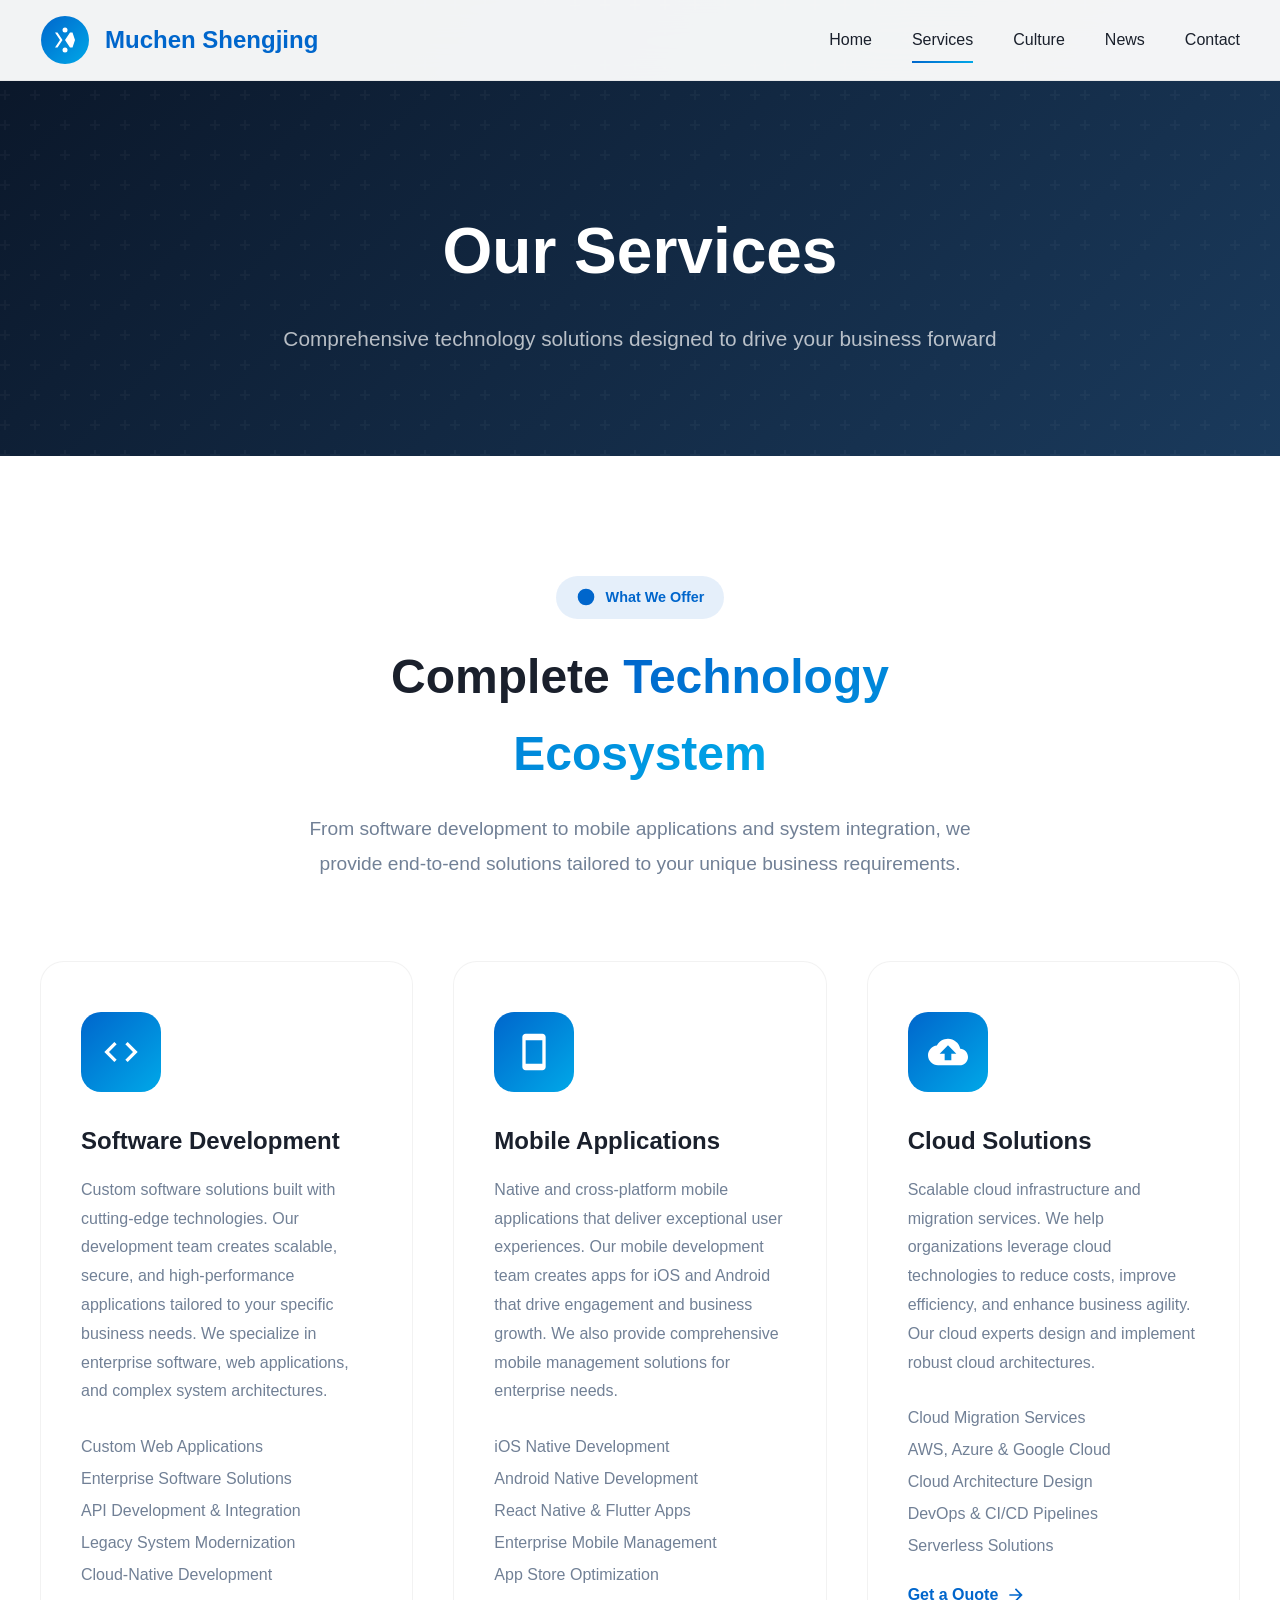
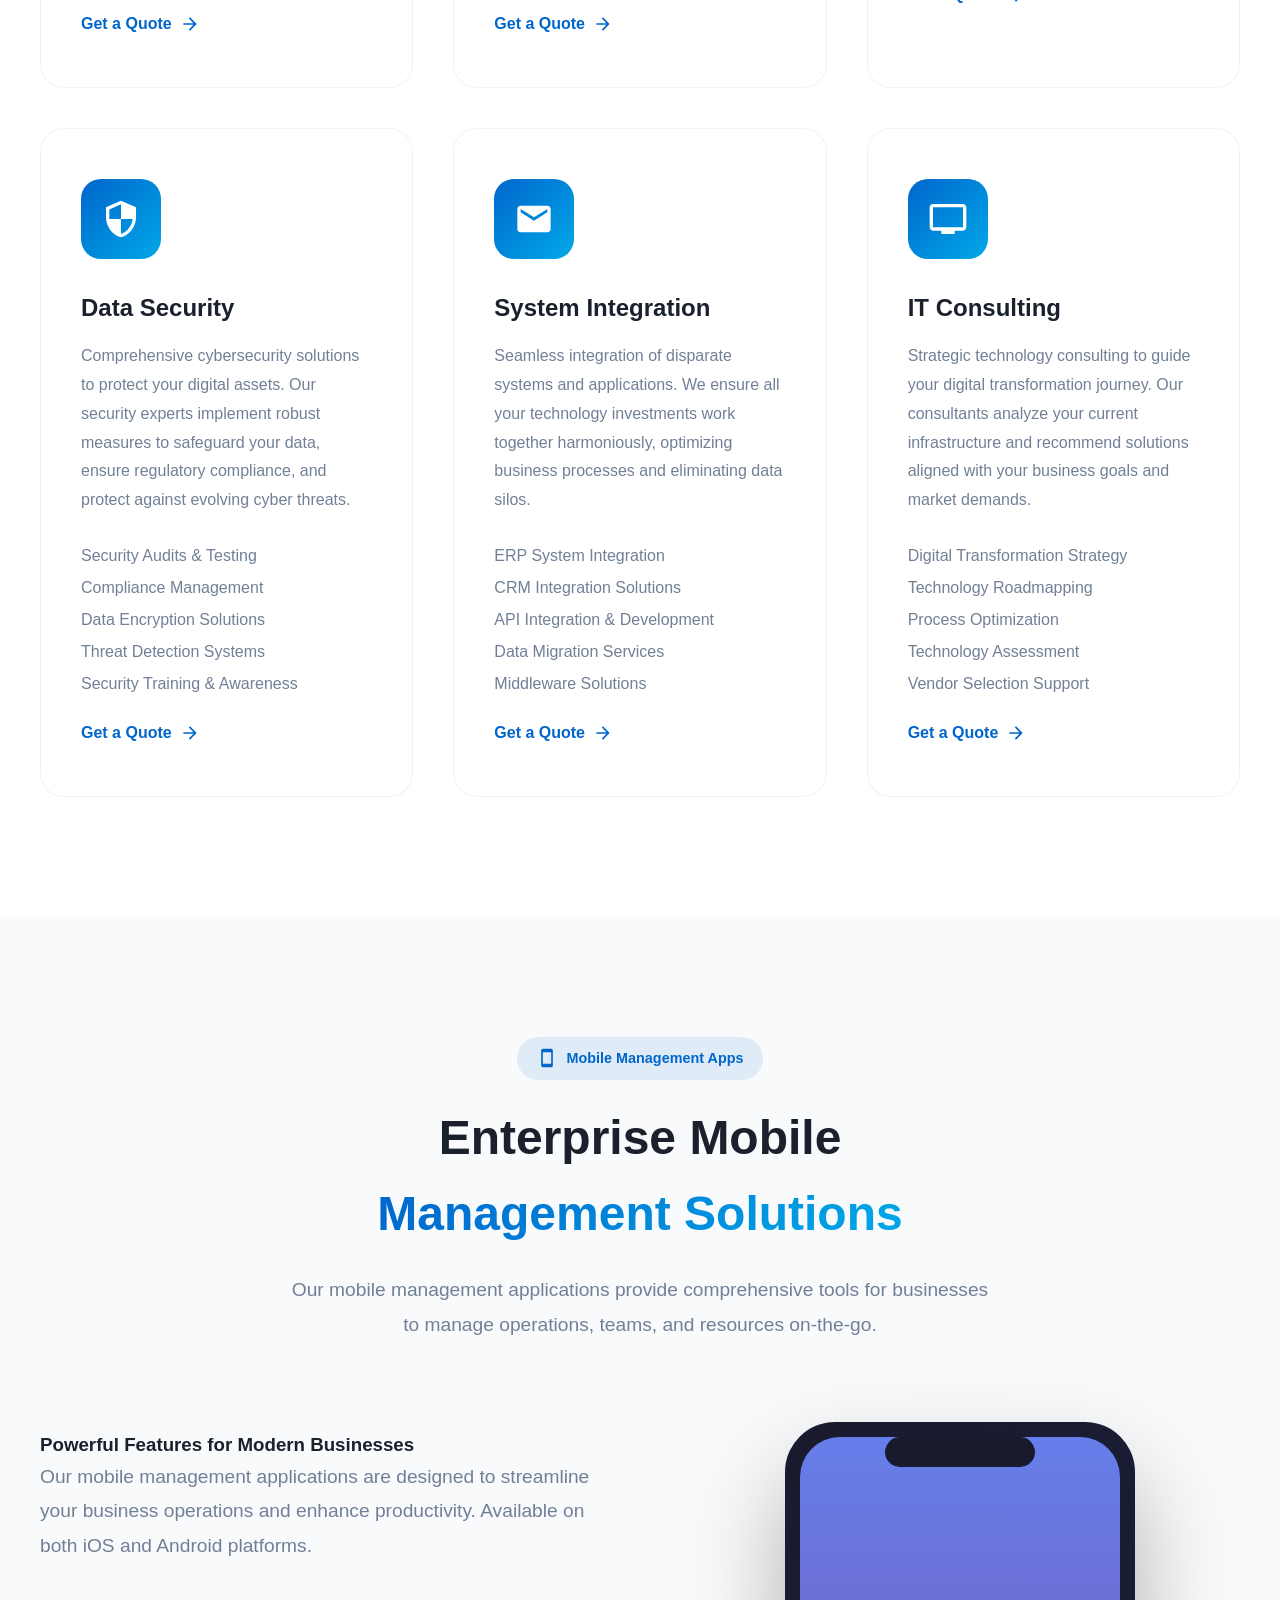
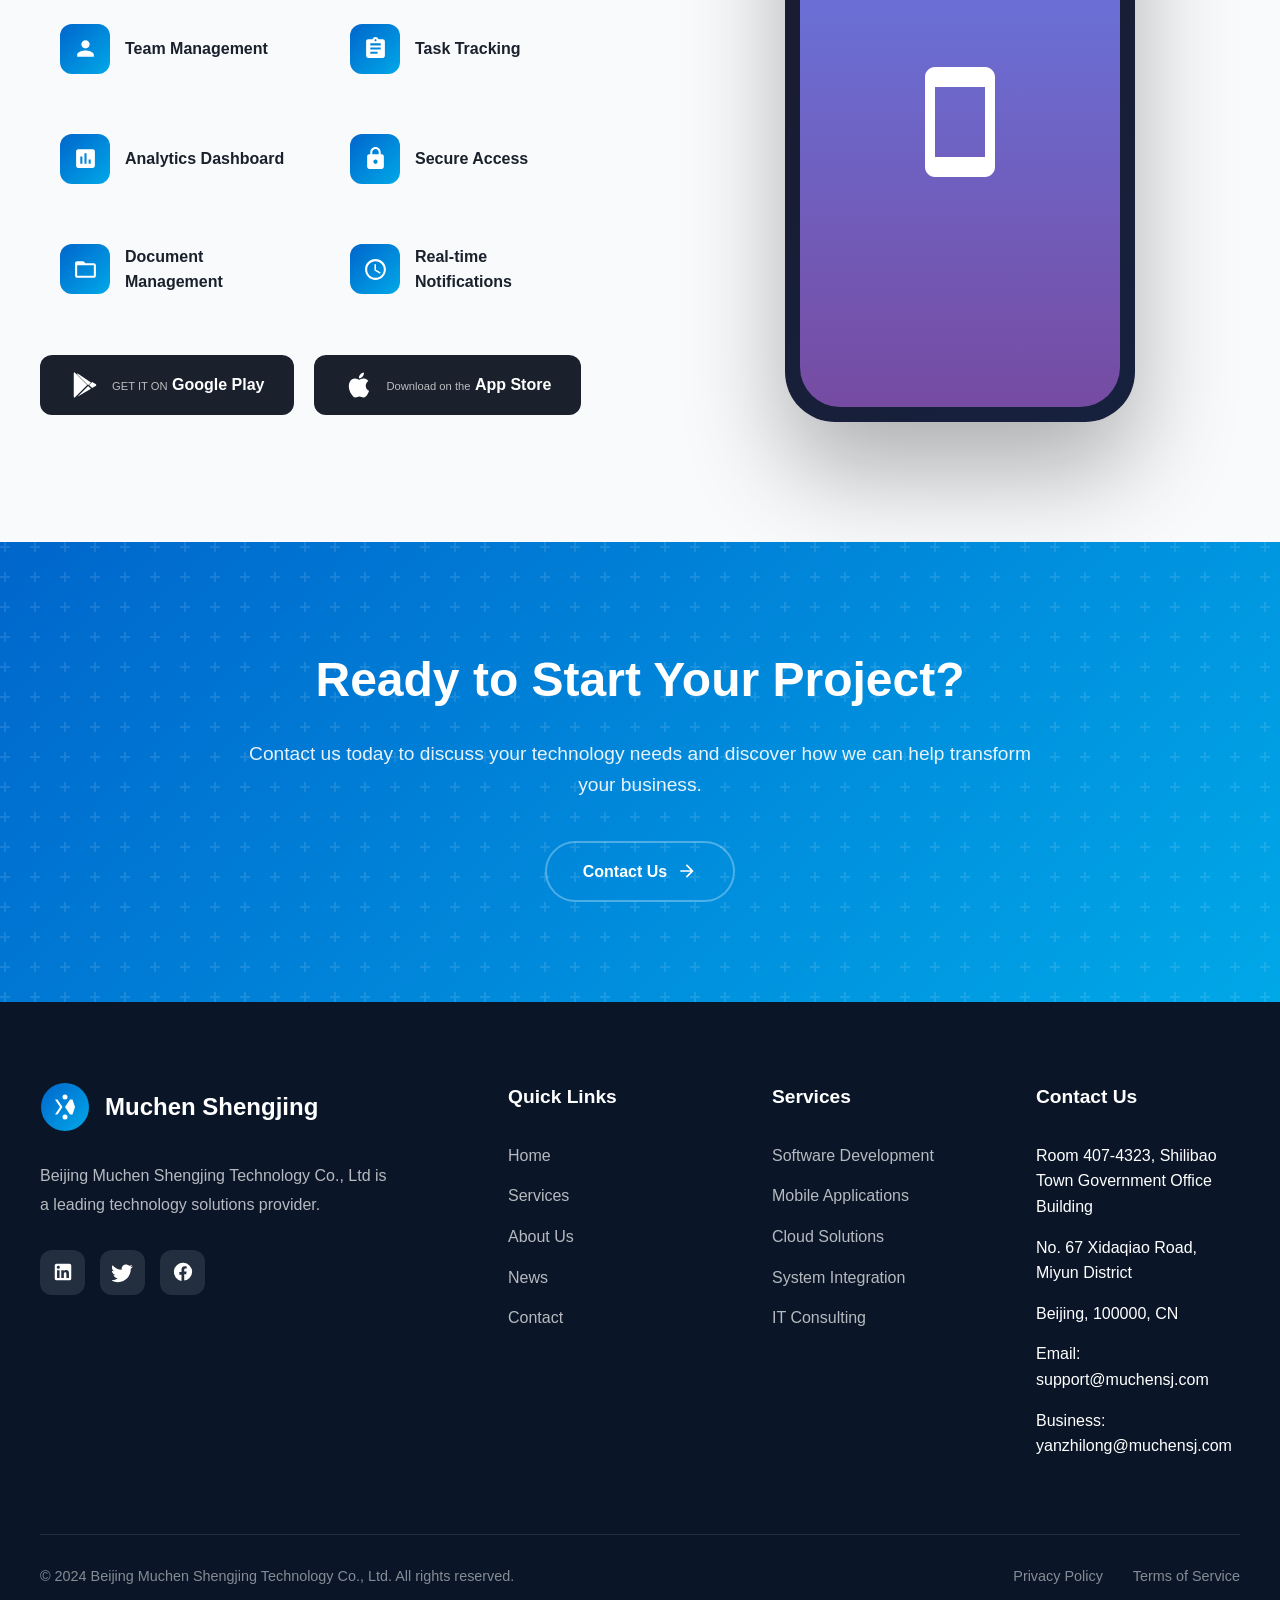
<file: services.html>
<!DOCTYPE html>
<html lang="en">
<head>
    <meta charset="UTF-8">
    <meta name="viewport" content="width=device-width, initial-scale=1.0">
    <meta name="description" content="Our Services - Beijing Muchen Shengjing Technology Co., Ltd offers comprehensive technology solutions including software development, mobile applications, cloud solutions, system integration, and IT consulting services.">
    <meta name="keywords" content="software development, mobile applications, cloud solutions, system integration, IT consulting, app development services">
    <meta name="author" content="Beijing Muchen Shengjing Technology Co., Ltd">
    <meta name="robots" content="index, follow">
    <meta name="googlebot" content="index, follow">
    <link rel="canonical" href="https://muchensj.com/services.html">
    <title>Our Services | Beijing Muchen Shengjing Technology Co., Ltd</title>
    
    <script type="application/ld+json">
    {
        "@context": "https://schema.org",
        "@type": "Service",
        "serviceType": "Technology Solutions",
        "provider": {
            "@type": "Organization",
            "name": "Beijing Muchen Shengjing Technology Co., Ltd",
            "url": "https://muchensj.com"
        },
        "areaServed": "Worldwide",
        "description": "Comprehensive technology solutions including software development, mobile applications, cloud solutions, and system integration."
    }
    </script>
    
    <link rel="stylesheet" href="css/style.css">
    <link rel="icon" type="image/svg+xml" href="images/logo.svg">
</head>
<body>
    <div class="loader">
        <div class="loader-content">
            <div class="loader-spinner"></div>
            <p>Loading Muchen Shengjing Technology...</p>
        </div>
    </div>

    <header class="header">
        <div class="header-inner">
            <a href="index.html" class="logo">
                <svg width="50" height="50" viewBox="0 0 100 100">
                    <defs>
                        <linearGradient id="logoGradient" x1="0%" y1="0%" x2="100%" y2="100%">
                            <stop offset="0%" style="stop-color:#0066cc"/>
                            <stop offset="100%" style="stop-color:#00a8e8"/>
                        </linearGradient>
                    </defs>
                    <circle cx="50" cy="50" r="48" fill="url(#logoGradient)"/>
                    <g fill="white">
                        <path d="M30 35 L40 50 L30 65 L35 65 L45 50 L35 35 Z"/>
                        <path d="M55 35 L65 35 L70 50 L65 65 L60 65 L50 50 L60 35 Z"/>
                        <circle cx="50" cy="30" r="5"/>
                        <circle cx="50" cy="70" r="5"/>
                    </g>
                </svg>
                <span class="logo-text">Muchen Shengjing</span>
            </a>
            
            <nav class="nav-menu">
                <div class="nav-item">
                    <a href="index.html">Home</a>
                </div>
                <div class="nav-item active">
                    <a href="services.html">Services</a>
                </div>
                <div class="nav-item">
                    <a href="culture.html">Culture</a>
                </div>
                <div class="nav-item">
                    <a href="news.html">News</a>
                </div>
                <div class="nav-item">
                    <a href="contact.html">Contact</a>
                </div>
            </nav>
            
            <div class="mobile-menu-btn">
                <span></span>
                <span></span>
                <span></span>
            </div>
        </div>
    </header>

    <section class="page-header">
        <div class="container">
            <h1>Our Services</h1>
            <p>Comprehensive technology solutions designed to drive your business forward</p>
        </div>
    </section>

    <section class="section">
        <div class="container">
            <div class="section-header animate-on-scroll">
                <div class="section-badge">
                    <svg width="20" height="20" viewBox="0 0 24 24" fill="currentColor">
                        <path d="M12 2l-5.5 9h11z"/>
                        <circle cx="12" cy="12" r="10"/>
                    </svg>
                    What We Offer
                </div>
                <h2 class="section-title">Complete <span>Technology Ecosystem</span></h2>
                <p class="section-desc">From software development to mobile applications and system integration, we provide end-to-end solutions tailored to your unique business requirements.</p>
            </div>
            
            <div class="services-grid">
                <div class="service-card animate-on-scroll">
                    <div class="service-icon">
                        <svg viewBox="0 0 24 24">
                            <path d="M9.4 16.6L4.8 12l4.6-4.6L8 6l-6 6 6 6 1.4-1.4zm5.2 0l4.6-4.6-4.6-4.6L16 6l6 6-6 6-1.4-1.4z"/>
                        </svg>
                    </div>
                    <h3>Software Development</h3>
                    <p>Custom software solutions built with cutting-edge technologies. Our development team creates scalable, secure, and high-performance applications tailored to your specific business needs. We specialize in enterprise software, web applications, and complex system architectures.</p>
                    <ul style="color: var(--text-light); line-height: 2; margin-bottom: 20px;">
                        <li>Custom Web Applications</li>
                        <li>Enterprise Software Solutions</li>
                        <li>API Development & Integration</li>
                        <li>Legacy System Modernization</li>
                        <li>Cloud-Native Development</li>
                    </ul>
                    <a href="contact.html" class="service-link">
                        Get a Quote
                        <svg viewBox="0 0 24 24" fill="currentColor">
                            <path d="M12 4l-1.41 1.41L16.17 11H4v2h12.17l-5.58 5.59L12 20l8-8z"/>
                        </svg>
                    </a>
                </div>
                
                <div class="service-card animate-on-scroll">
                    <div class="service-icon">
                        <svg viewBox="0 0 24 24">
                            <path d="M17 1.01L7 1c-1.1 0-2 .9-2 2v18c0 1.1.9 2 2 2h10c1.1 0 2-.9 2-2V3c0-1.1-.9-1.99-2-1.99zM17 19H7V5h10v14z"/>
                        </svg>
                    </div>
                    <h3>Mobile Applications</h3>
                    <p>Native and cross-platform mobile applications that deliver exceptional user experiences. Our mobile development team creates apps for iOS and Android that drive engagement and business growth. We also provide comprehensive mobile management solutions for enterprise needs.</p>
                    <ul style="color: var(--text-light); line-height: 2; margin-bottom: 20px;">
                        <li>iOS Native Development</li>
                        <li>Android Native Development</li>
                        <li>React Native & Flutter Apps</li>
                        <li>Enterprise Mobile Management</li>
                        <li>App Store Optimization</li>
                    </ul>
                    <a href="contact.html" class="service-link">
                        Get a Quote
                        <svg viewBox="0 0 24 24" fill="currentColor">
                            <path d="M12 4l-1.41 1.41L16.17 11H4v2h12.17l-5.58 5.59L12 20l8-8z"/>
                        </svg>
                    </a>
                </div>
                
                <div class="service-card animate-on-scroll">
                    <div class="service-icon">
                        <svg viewBox="0 0 24 24">
                            <path d="M19.35 10.04C18.67 6.59 15.64 4 12 4 9.11 4 6.6 5.64 5.35 8.04 2.34 8.36 0 10.91 0 14c0 3.31 2.69 6 6 6h13c2.76 0 5-2.24 5-5 0-2.64-2.05-4.78-4.65-4.96zM14 13v4h-4v-4H7l5-5 5 5h-3z"/>
                        </svg>
                    </div>
                    <h3>Cloud Solutions</h3>
                    <p>Scalable cloud infrastructure and migration services. We help organizations leverage cloud technologies to reduce costs, improve efficiency, and enhance business agility. Our cloud experts design and implement robust cloud architectures.</p>
                    <ul style="color: var(--text-light); line-height: 2; margin-bottom: 20px;">
                        <li>Cloud Migration Services</li>
                        <li>AWS, Azure & Google Cloud</li>
                        <li>Cloud Architecture Design</li>
                        <li>DevOps & CI/CD Pipelines</li>
                        <li>Serverless Solutions</li>
                    </ul>
                    <a href="contact.html" class="service-link">
                        Get a Quote
                        <svg viewBox="0 0 24 24" fill="currentColor">
                            <path d="M12 4l-1.41 1.41L16.17 11H4v2h12.17l-5.58 5.59L12 20l8-8z"/>
                        </svg>
                    </a>
                </div>
                
                <div class="service-card animate-on-scroll">
                    <div class="service-icon">
                        <svg viewBox="0 0 24 24">
                            <path d="M12 1L3 5v6c0 5.55 3.84 10.74 9 12 5.16-1.26 9-6.45 9-12V5l-9-4zm0 10.99h7c-.53 4.12-3.28 7.79-7 8.94V12H5V6.3l7-3.11v8.8z"/>
                        </svg>
                    </div>
                    <h3>Data Security</h3>
                    <p>Comprehensive cybersecurity solutions to protect your digital assets. Our security experts implement robust measures to safeguard your data, ensure regulatory compliance, and protect against evolving cyber threats.</p>
                    <ul style="color: var(--text-light); line-height: 2; margin-bottom: 20px;">
                        <li>Security Audits & Testing</li>
                        <li>Compliance Management</li>
                        <li>Data Encryption Solutions</li>
                        <li>Threat Detection Systems</li>
                        <li>Security Training & Awareness</li>
                    </ul>
                    <a href="contact.html" class="service-link">
                        Get a Quote
                        <svg viewBox="0 0 24 24" fill="currentColor">
                            <path d="M12 4l-1.41 1.41L16.17 11H4v2h12.17l-5.58 5.59L12 20l8-8z"/>
                        </svg>
                    </a>
                </div>
                
                <div class="service-card animate-on-scroll">
                    <div class="service-icon">
                        <svg viewBox="0 0 24 24">
                            <path d="M20 4H4c-1.1 0-1.99.9-1.99 2L2 18c0 1.1.9 2 2 2h16c1.1 0 2-.9 2-2V6c0-1.1-.9-2-2-2zm0 4l-8 5-8-5V6l8 5 8-5v2z"/>
                        </svg>
                    </div>
                    <h3>System Integration</h3>
                    <p>Seamless integration of disparate systems and applications. We ensure all your technology investments work together harmoniously, optimizing business processes and eliminating data silos.</p>
                    <ul style="color: var(--text-light); line-height: 2; margin-bottom: 20px;">
                        <li>ERP System Integration</li>
                        <li>CRM Integration Solutions</li>
                        <li>API Integration & Development</li>
                        <li>Data Migration Services</li>
                        <li>Middleware Solutions</li>
                    </ul>
                    <a href="contact.html" class="service-link">
                        Get a Quote
                        <svg viewBox="0 0 24 24" fill="currentColor">
                            <path d="M12 4l-1.41 1.41L16.17 11H4v2h12.17l-5.58 5.59L12 20l8-8z"/>
                        </svg>
                    </a>
                </div>
                
                <div class="service-card animate-on-scroll">
                    <div class="service-icon">
                        <svg viewBox="0 0 24 24">
                            <path d="M21 3H3c-1.1 0-2 .9-2 2v12c0 1.1.9 2 2 2h5v2h8v-2h5c1.1 0 2-.9 2-2V5c0-1.1-.9-2-2-2zm0 14H3V5h18v12z"/>
                        </svg>
                    </div>
                    <h3>IT Consulting</h3>
                    <p>Strategic technology consulting to guide your digital transformation journey. Our consultants analyze your current infrastructure and recommend solutions aligned with your business goals and market demands.</p>
                    <ul style="color: var(--text-light); line-height: 2; margin-bottom: 20px;">
                        <li>Digital Transformation Strategy</li>
                        <li>Technology Roadmapping</li>
                        <li>Process Optimization</li>
                        <li>Technology Assessment</li>
                        <li>Vendor Selection Support</li>
                    </ul>
                    <a href="contact.html" class="service-link">
                        Get a Quote
                        <svg viewBox="0 0 24 24" fill="currentColor">
                            <path d="M12 4l-1.41 1.41L16.17 11H4v2h12.17l-5.58 5.59L12 20l8-8z"/>
                        </svg>
                    </a>
                </div>
            </div>
        </div>
    </section>

    <section class="section section-light">
        <div class="container">
            <div class="section-header animate-on-scroll">
                <div class="section-badge">
                    <svg width="20" height="20" viewBox="0 0 24 24" fill="currentColor">
                        <path d="M17 1.01L7 1c-1.1 0-2 .9-2 2v18c0 1.1.9 2 2 2h10c1.1 0 2-.9 2-2V3c0-1.1-.9-1.99-2-1.99zM17 19H7V5h10v14z"/>
                    </svg>
                    Mobile Management Apps
                </div>
                <h2 class="section-title">Enterprise Mobile <span>Management Solutions</span></h2>
                <p class="section-desc">Our mobile management applications provide comprehensive tools for businesses to manage operations, teams, and resources on-the-go.</p>
            </div>
            
            <div class="apps-showcase">
                <div class="apps-content animate-on-scroll">
                    <h3>Powerful Features for Modern Businesses</h3>
                    <p>Our mobile management applications are designed to streamline your business operations and enhance productivity. Available on both iOS and Android platforms.</p>
                    
                    <div class="app-features">
                        <div class="app-feature">
                            <div class="app-feature-icon">
                                <svg viewBox="0 0 24 24">
                                    <path d="M12 12c2.21 0 4-1.79 4-4s-1.79-4-4-4-4 1.79-4 4 1.79 4 4 4zm0 2c-2.67 0-8 1.34-8 4v2h16v-2c0-2.66-5.33-4-8-4z"/>
                                </svg>
                            </div>
                            <span>Team Management</span>
                        </div>
                        <div class="app-feature">
                            <div class="app-feature-icon">
                                <svg viewBox="0 0 24 24">
                                    <path d="M19 3h-4.18C14.4 1.84 13.3 1 12 1c-1.3 0-2.4.84-2.82 2H5c-1.1 0-2 .9-2 2v14c0 1.1.9 2 2 2h14c1.1 0 2-.9 2-2V5c0-1.1-.9-2-2-2zm-7 0c.55 0 1 .45 1 1s-.45 1-1 1-1-.45-1-1 .45-1 1-1zm2 14H7v-2h7v2zm3-4H7v-2h10v2zm0-4H7V7h10v2z"/>
                                </svg>
                            </div>
                            <span>Task Tracking</span>
                        </div>
                        <div class="app-feature">
                            <div class="app-feature-icon">
                                <svg viewBox="0 0 24 24">
                                    <path d="M19 3H5c-1.1 0-2 .9-2 2v14c0 1.1.9 2 2 2h14c1.1 0 2-.9 2-2V5c0-1.1-.9-2-2-2zM9 17H7v-7h2v7zm4 0h-2V7h2v10zm4 0h-2v-4h2v4z"/>
                                </svg>
                            </div>
                            <span>Analytics Dashboard</span>
                        </div>
                        <div class="app-feature">
                            <div class="app-feature-icon">
                                <svg viewBox="0 0 24 24">
                                    <path d="M18 8h-1V6c0-2.76-2.24-5-5-5S7 3.24 7 6v2H6c-1.1 0-2 .9-2 2v10c0 1.1.9 2 2 2h12c1.1 0 2-.9 2-2V10c0-1.1-.9-2-2-2zm-6 9c-1.1 0-2-.9-2-2s.9-2 2-2 2 .9 2 2-.9 2-2 2zm3.1-9H8.9V6c0-1.71 1.39-3.1 3.1-3.1 1.71 0 3.1 1.39 3.1 3.1v2z"/>
                                </svg>
                            </div>
                            <span>Secure Access</span>
                        </div>
                        <div class="app-feature">
                            <div class="app-feature-icon">
                                <svg viewBox="0 0 24 24">
                                    <path d="M20 6h-8l-2-2H4c-1.1 0-1.99.9-1.99 2L2 18c0 1.1.9 2 2 2h16c1.1 0 2-.9 2-2V8c0-1.1-.9-2-2-2zm0 12H4V8h16v10z"/>
                                </svg>
                            </div>
                            <span>Document Management</span>
                        </div>
                        <div class="app-feature">
                            <div class="app-feature-icon">
                                <svg viewBox="0 0 24 24">
                                    <path d="M11.99 2C6.47 2 2 6.48 2 12s4.47 10 9.99 10C17.52 22 22 17.52 22 12S17.52 2 11.99 2zM12 20c-4.42 0-8-3.58-8-8s3.58-8 8-8 8 3.58 8 8-3.58 8-8 8zm.5-13H11v6l5.25 3.15.75-1.23-4.5-2.67z"/>
                                </svg>
                            </div>
                            <span>Real-time Notifications</span>
                        </div>
                    </div>
                    
                    <div class="app-stores">
                        <a href="https://play.google.com/store" class="store-btn" target="_blank" rel="noopener noreferrer">
                            <svg viewBox="0 0 24 24" fill="currentColor">
                                <path d="M3.609 1.814L13.792 12 3.61 22.186a.996.996 0 0 1-.61-.92V2.734a1 1 0 0 1 .609-.92zm10.89 10.893l2.302 2.302-10.937 6.333 8.635-8.635zm3.199-3.198l2.807 1.626a1 1 0 0 1 0 1.73l-2.808 1.626L15.206 12l2.492-2.491zM5.864 2.658L16.8 9.99l-2.302 2.302-8.634-8.634z"/>
                            </svg>
                            <div class="store-btn-text">
                                <small>GET IT ON</small>
                                <strong>Google Play</strong>
                            </div>
                        </a>
                        <a href="https://www.apple.com/app-store/" class="store-btn" target="_blank" rel="noopener noreferrer">
                            <svg viewBox="0 0 24 24" fill="currentColor">
                                <path d="M18.71 19.5c-.83 1.24-1.71 2.45-3.05 2.47-1.34.03-1.77-.79-3.29-.79-1.53 0-2 .77-3.27.82-1.31.05-2.3-1.32-3.14-2.53C4.25 17 2.94 12.45 4.7 9.39c.87-1.52 2.43-2.48 4.12-2.51 1.28-.02 2.5.87 3.29.87.78 0 2.26-1.07 3.81-.91.65.03 2.47.26 3.64 1.98-.09.06-2.17 1.28-2.15 3.81.03 3.02 2.65 4.03 2.68 4.04-.03.07-.42 1.44-1.38 2.83M13 3.5c.73-.83 1.94-1.46 2.94-1.5.13 1.17-.34 2.35-1.04 3.19-.69.85-1.83 1.51-2.95 1.42-.15-1.15.41-2.35 1.05-3.11z"/>
                            </svg>
                            <div class="store-btn-text">
                                <small>Download on the</small>
                                <strong>App Store</strong>
                            </div>
                        </a>
                    </div>
                </div>
                
                <div class="apps-visual animate-on-scroll">
                    <div class="phone-mockup">
                        <div class="phone-notch"></div>
                        <div class="phone-screen">
                            <svg viewBox="0 0 24 24">
                                <path d="M17 1.01L7 1c-1.1 0-2 .9-2 2v18c0 1.1.9 2 2 2h10c1.1 0 2-.9 2-2V3c0-1.1-.9-1.99-2-1.99zM17 19H7V5h10v14z"/>
                            </svg>
                        </div>
                    </div>
                </div>
            </div>
        </div>
    </section>

    <section class="cta">
        <div class="container">
            <div class="cta-content animate-on-scroll">
                <h2>Ready to Start Your Project?</h2>
                <p>Contact us today to discuss your technology needs and discover how we can help transform your business.</p>
                <div class="cta-buttons">
                    <a href="contact.html" class="btn btn-secondary">
                        Contact Us
                        <svg width="20" height="20" viewBox="0 0 24 24" fill="currentColor">
                            <path d="M12 4l-1.41 1.41L16.17 11H4v2h12.17l-5.58 5.59L12 20l8-8z"/>
                        </svg>
                    </a>
                </div>
            </div>
        </div>
    </section>

    <footer class="footer">
        <div class="container">
            <div class="footer-grid">
                <div class="footer-brand">
                    <div class="footer-logo">
                        <svg width="50" height="50" viewBox="0 0 100 100">
                            <defs>
                                <linearGradient id="footerLogoGradient" x1="0%" y1="0%" x2="100%" y2="100%">
                                    <stop offset="0%" style="stop-color:#0066cc"/>
                                    <stop offset="100%" style="stop-color:#00a8e8"/>
                                </linearGradient>
                            </defs>
                            <circle cx="50" cy="50" r="48" fill="url(#footerLogoGradient)"/>
                            <g fill="white">
                                <path d="M30 35 L40 50 L30 65 L35 65 L45 50 L35 35 Z"/>
                                <path d="M55 35 L65 35 L70 50 L65 65 L60 65 L50 50 L60 35 Z"/>
                                <circle cx="50" cy="30" r="5"/>
                                <circle cx="50" cy="70" r="5"/>
                            </g>
                        </svg>
                        <span>Muchen Shengjing</span>
                    </div>
                    <p>Beijing Muchen Shengjing Technology Co., Ltd is a leading technology solutions provider.</p>
                    <div class="footer-social">
                        <a href="#" class="social-link" aria-label="LinkedIn">
                            <svg viewBox="0 0 24 24"><path d="M19 3a2 2 0 0 1 2 2v14a2 2 0 0 1-2 2H5a2 2 0 0 1-2-2V5a2 2 0 0 1 2-2h14m-.5 15.5v-5.3a3.26 3.26 0 0 0-3.26-3.26c-.85 0-1.84.52-2.32 1.3v-1.11h-2.79v8.37h2.79v-4.93c0-.77.62-1.4 1.39-1.4a1.4 1.4 0 0 1 1.4 1.4v4.93h2.79M6.88 8.56a1.68 1.68 0 0 0 1.68-1.68c0-.93-.75-1.69-1.68-1.69a1.69 1.69 0 0 0-1.69 1.69c0 .93.76 1.68 1.69 1.68m1.39 9.94v-8.37H5.5v8.37h2.77z"/></svg>
                        </a>
                        <a href="#" class="social-link" aria-label="Twitter">
                            <svg viewBox="0 0 24 24"><path d="M22.46 6c-.85.38-1.78.64-2.75.76 1-.6 1.76-1.55 2.12-2.68-.93.55-1.96.95-3.06 1.17-.88-.94-2.13-1.53-3.51-1.53-2.66 0-4.81 2.16-4.81 4.81 0 .38.04.75.13 1.1-4-.2-7.58-2.11-9.96-5.02-.42.72-.66 1.56-.66 2.46 0 1.68.85 3.16 2.14 4.02-.79-.02-1.53-.24-2.18-.6v.06c0 2.35 1.67 4.31 3.88 4.76-.4.1-.83.16-1.27.16-.31 0-.62-.03-.92-.08.63 1.96 2.45 3.39 4.61 3.43-1.69 1.32-3.83 2.1-6.15 2.1-.4 0-.8-.02-1.19-.07 2.19 1.4 4.78 2.23 7.57 2.23 9.07 0 14.02-7.52 14.02-14.02 0-.21 0-.43-.01-.64.96-.69 1.79-1.56 2.45-2.55-.88.39-1.83.65-2.82.77z"/></svg>
                        </a>
                        <a href="#" class="social-link" aria-label="Facebook">
                            <svg viewBox="0 0 24 24"><path d="M22 12a10 10 0 1 0-11.62 9.87v-6.87H8v-3h2.38V9.38c0-2.35 1.42-3.65 3.56-3.65 1.03 0 2.1.18 2.1.18v2.31h-1.18c-1.16 0-1.53.72-1.53 1.46v1.75h2.61l-.42 3h-2.19v6.87A10 10 0 0 0 22 12z"/></svg>
                        </a>
                    </div>
                </div>
                
                <div class="footer-column">
                    <h3>Quick Links</h3>
                    <ul class="footer-links">
                        <li><a href="index.html">Home</a></li>
                        <li><a href="services.html">Services</a></li>
                        <li><a href="culture.html">About Us</a></li>
                        <li><a href="news.html">News</a></li>
                        <li><a href="contact.html">Contact</a></li>
                    </ul>
                </div>
                
                <div class="footer-column">
                    <h3>Services</h3>
                    <ul class="footer-links">
                        <li><a href="services.html">Software Development</a></li>
                        <li><a href="services.html">Mobile Applications</a></li>
                        <li><a href="services.html">Cloud Solutions</a></li>
                        <li><a href="services.html">System Integration</a></li>
                        <li><a href="services.html">IT Consulting</a></li>
                    </ul>
                </div>
                
                <div class="footer-column">
                    <h3>Contact Us</h3>
                    <ul class="footer-links">
                        <li>Room 407-4323, Shilibao Town Government Office Building</li>
                        <li>No. 67 Xidaqiao Road, Miyun District</li>
                        <li>Beijing, 100000, CN</li>
                        <li>Email: support@muchensj.com</li>
                        <li>Business: yanzhilong@muchensj.com</li>
                    </ul>
                </div>
            </div>
            
            <div class="footer-bottom">
                <p>&copy; 2024 Beijing Muchen Shengjing Technology Co., Ltd. All rights reserved.</p>
                <div class="footer-legal">
                    <a href="privacy.html">Privacy Policy</a>
                    <a href="terms.html">Terms of Service</a>
                </div>
            </div>
        </div>
    </footer>

    <button class="scroll-top" aria-label="Scroll to top">
        <svg viewBox="0 0 24 24"><path d="M7.41 15.41L12 10.83l4.59 4.58L18 14l-6-6-6 6z"/></svg>
    </button>

    <script src="js/main.js"></script>
</body>
</html>
</file>
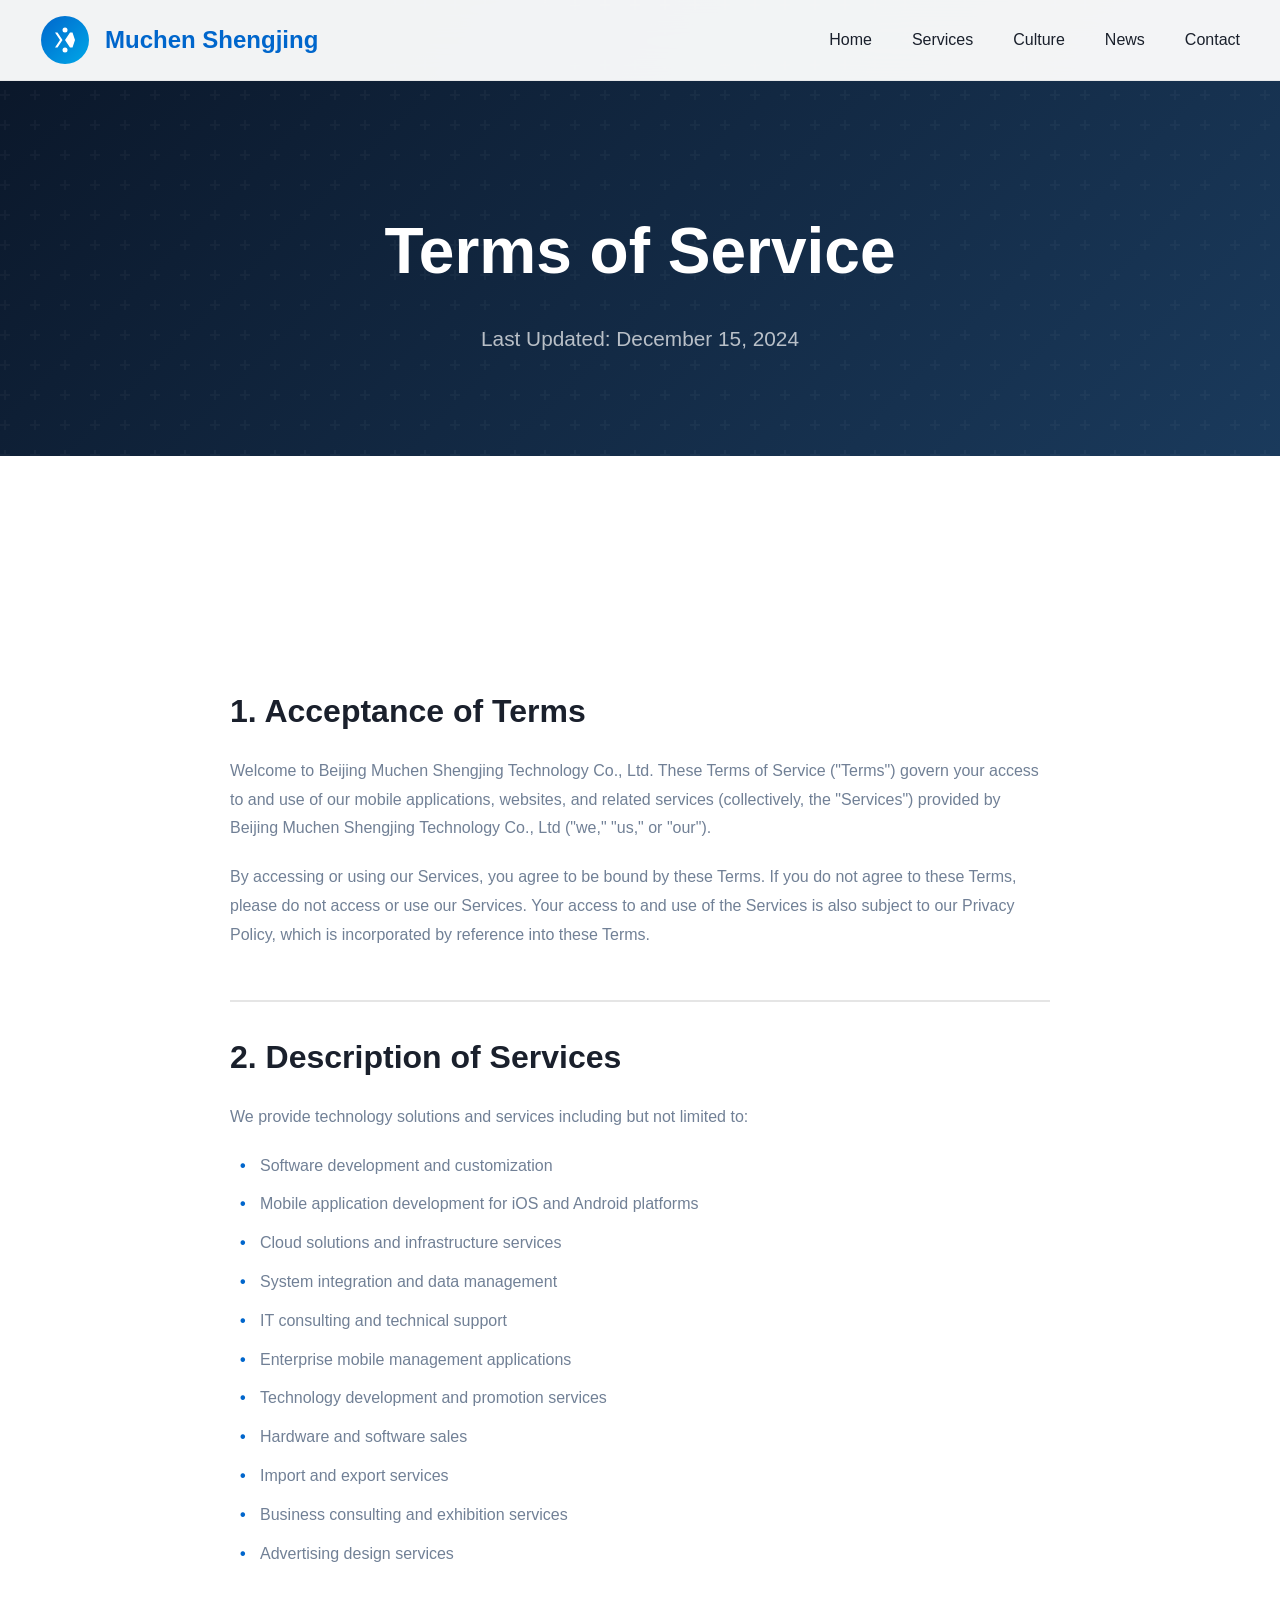
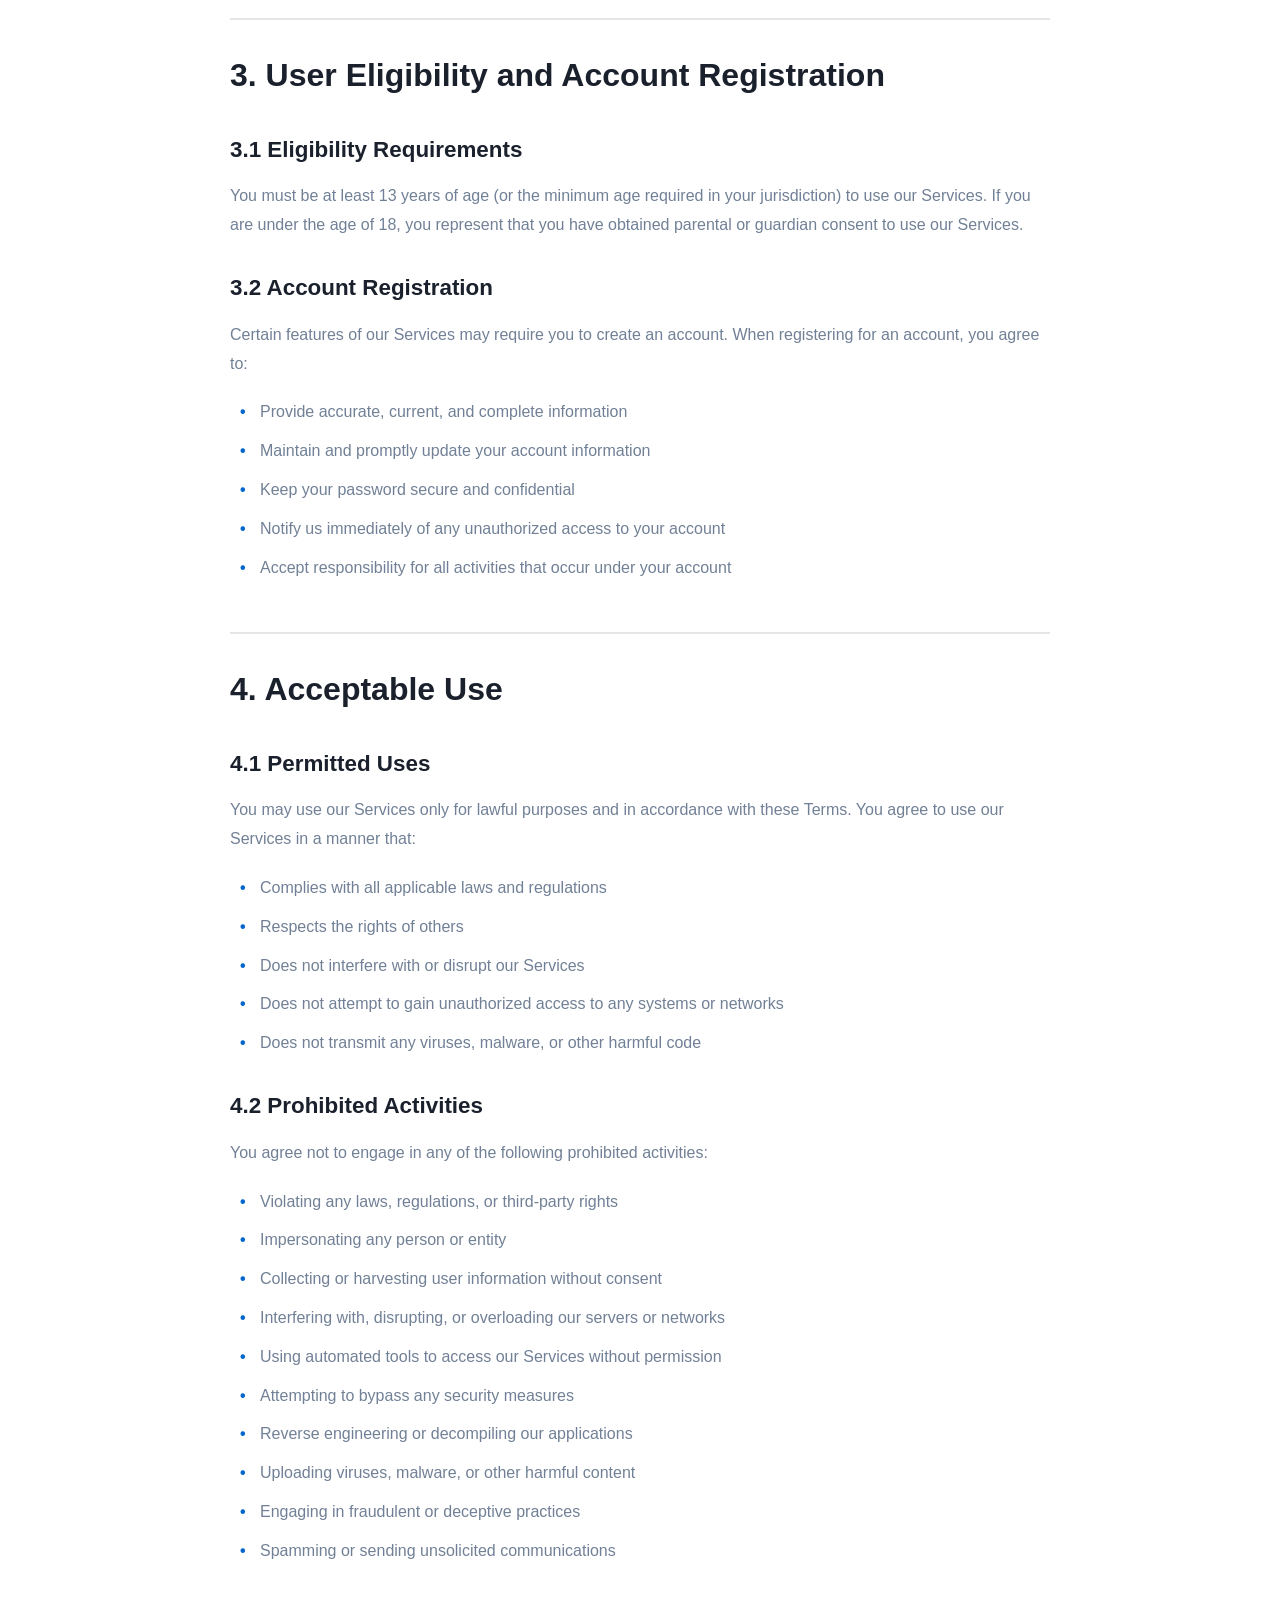
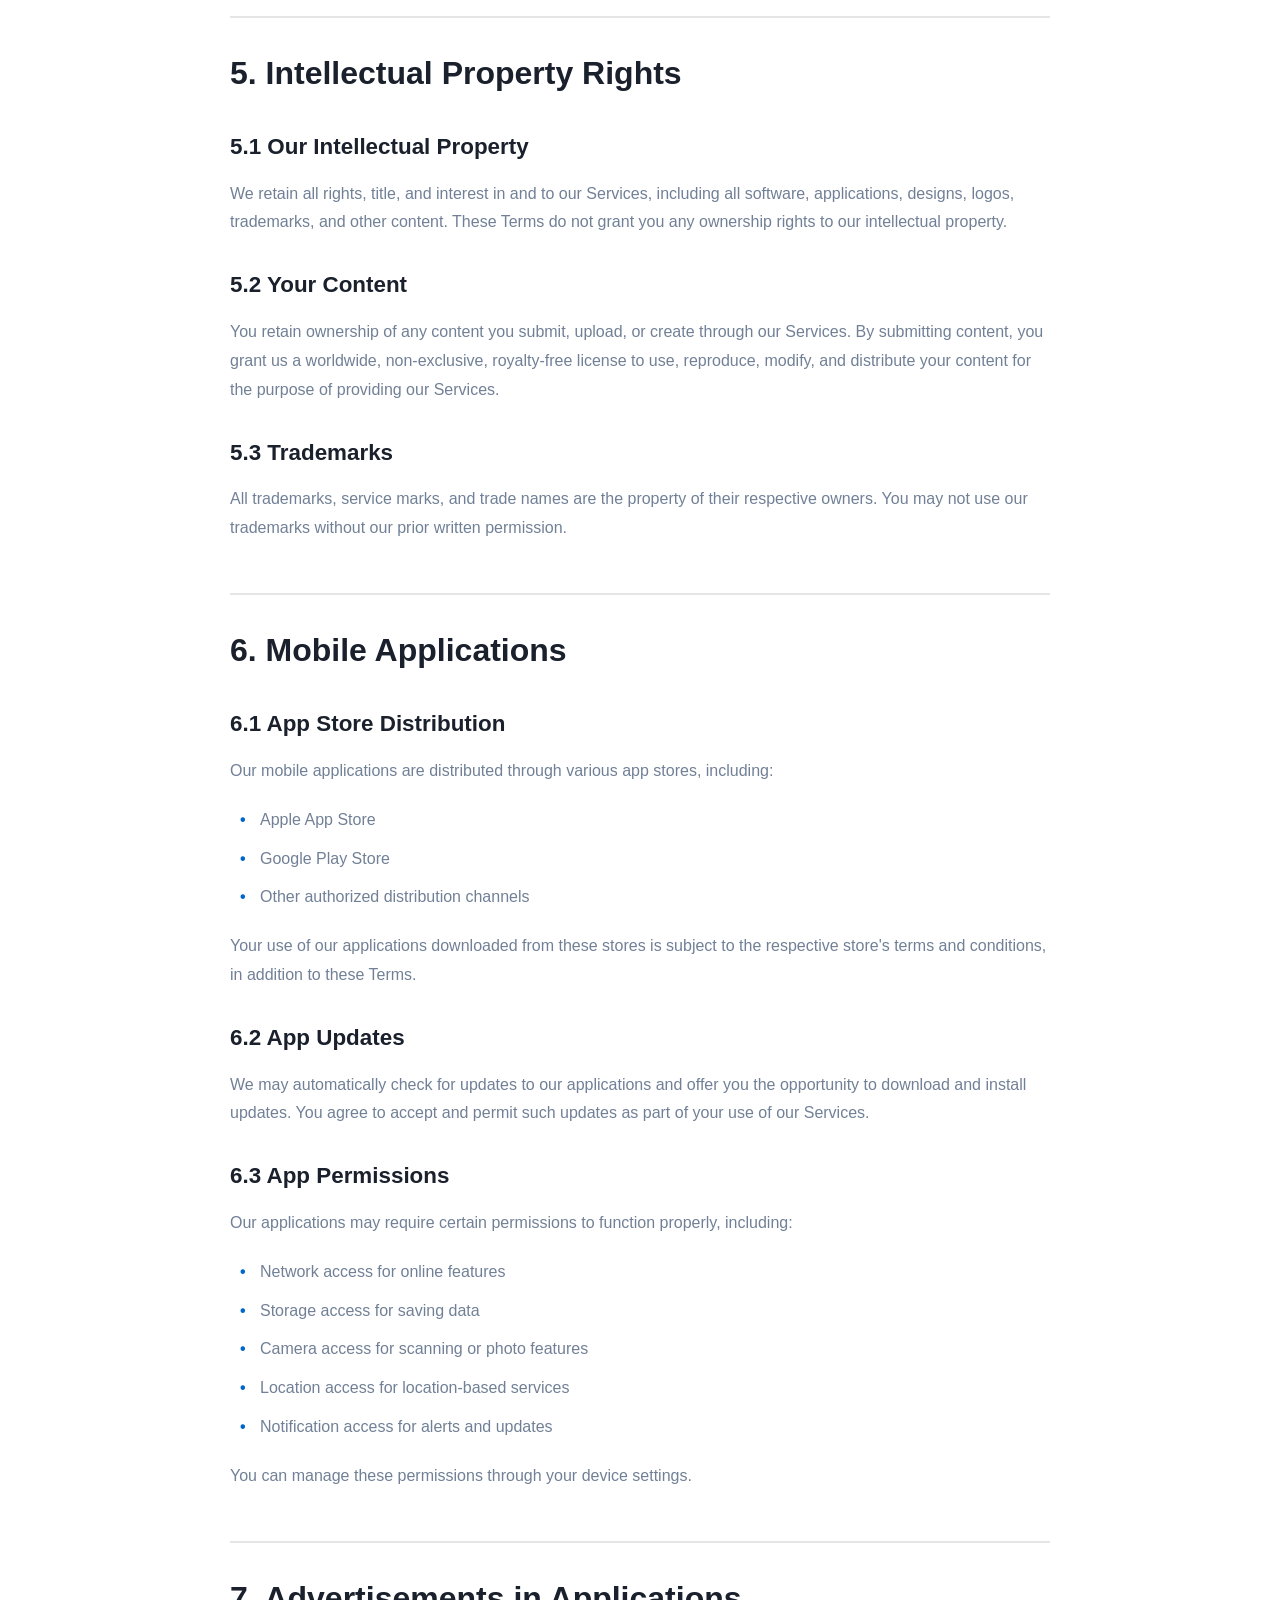
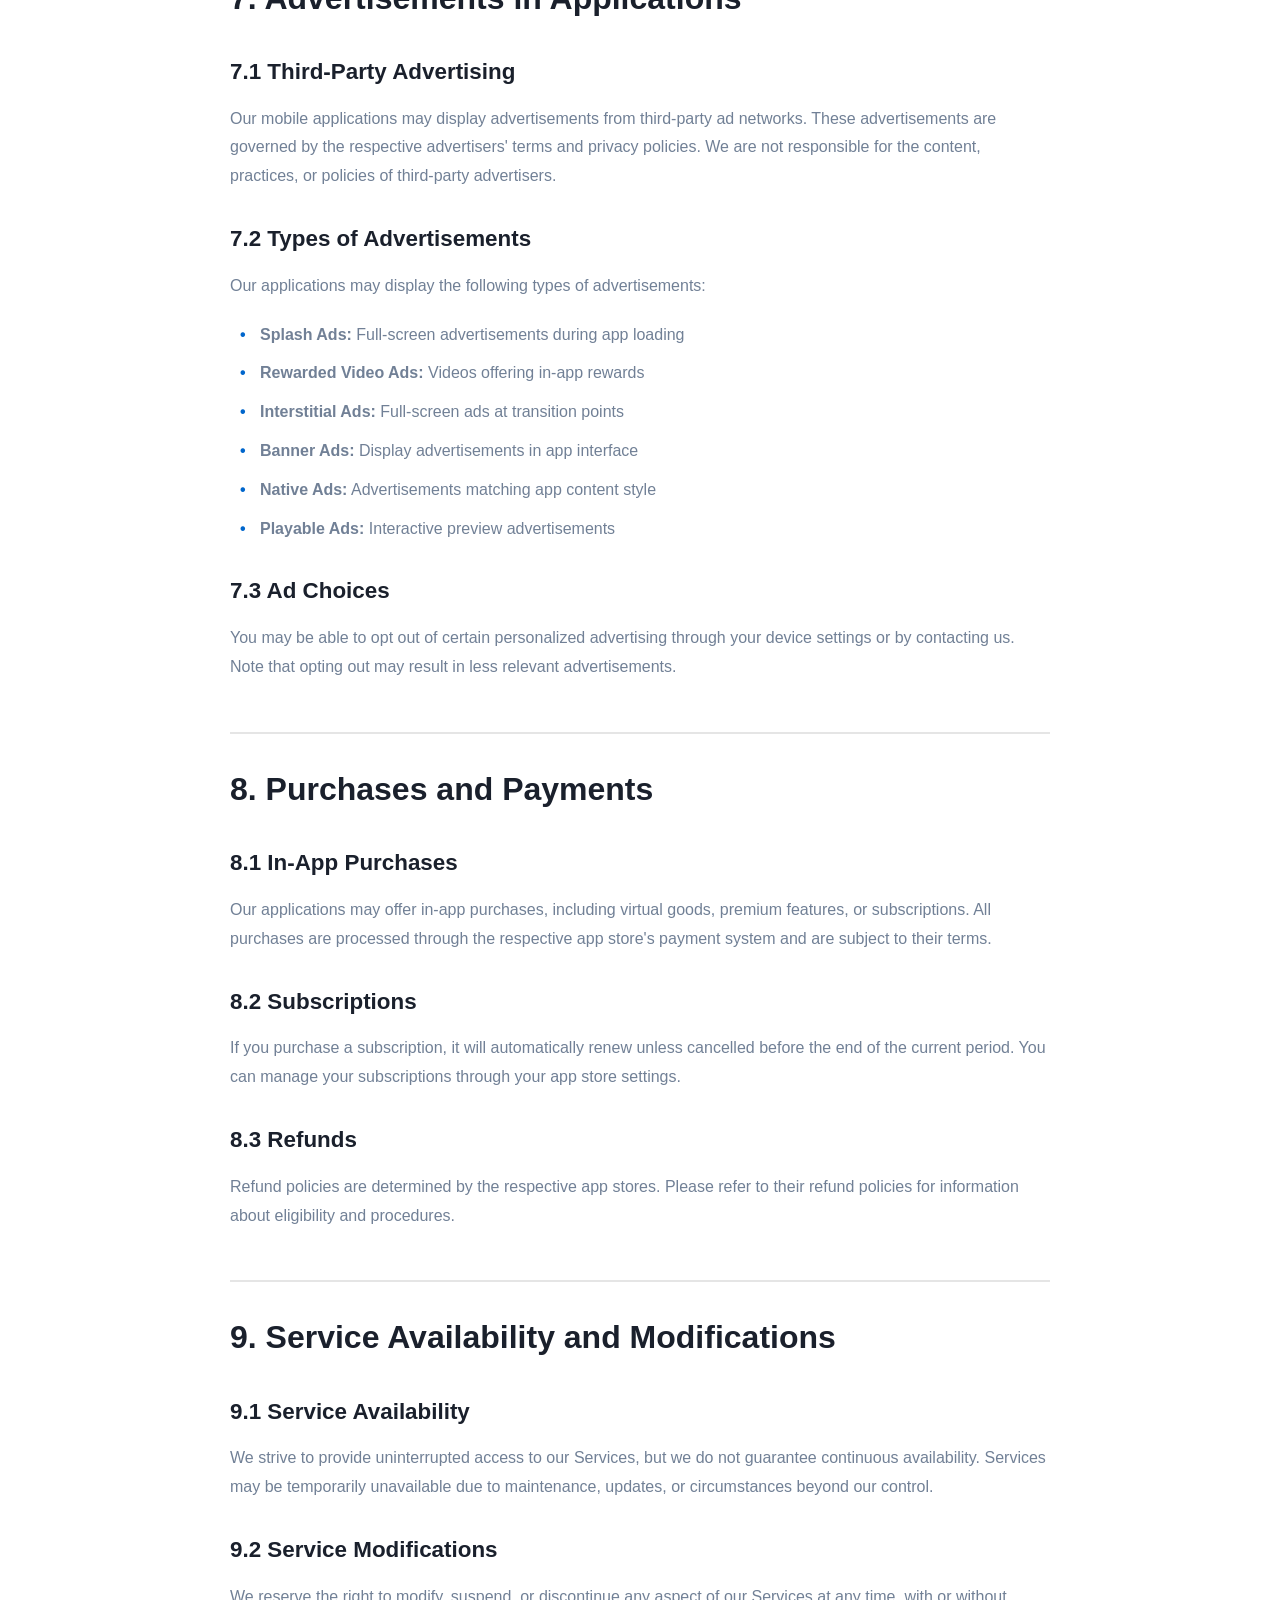
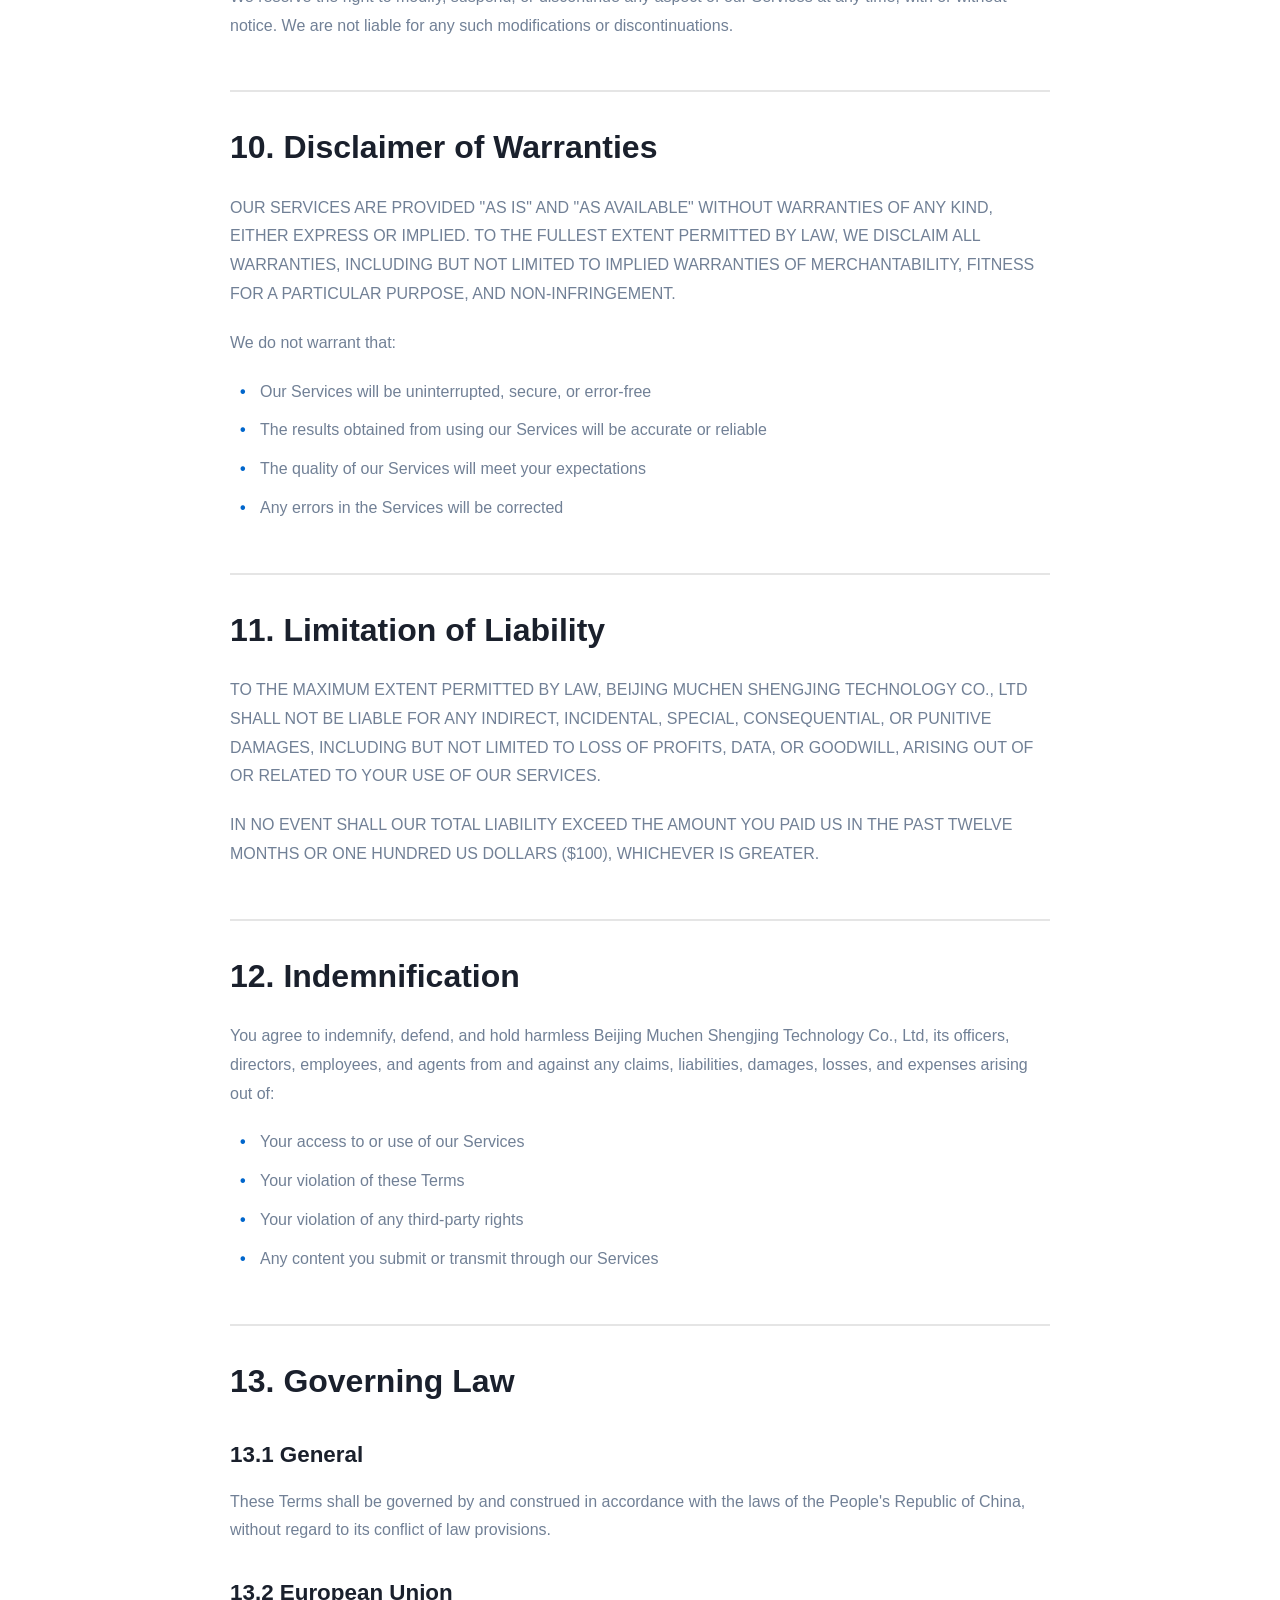
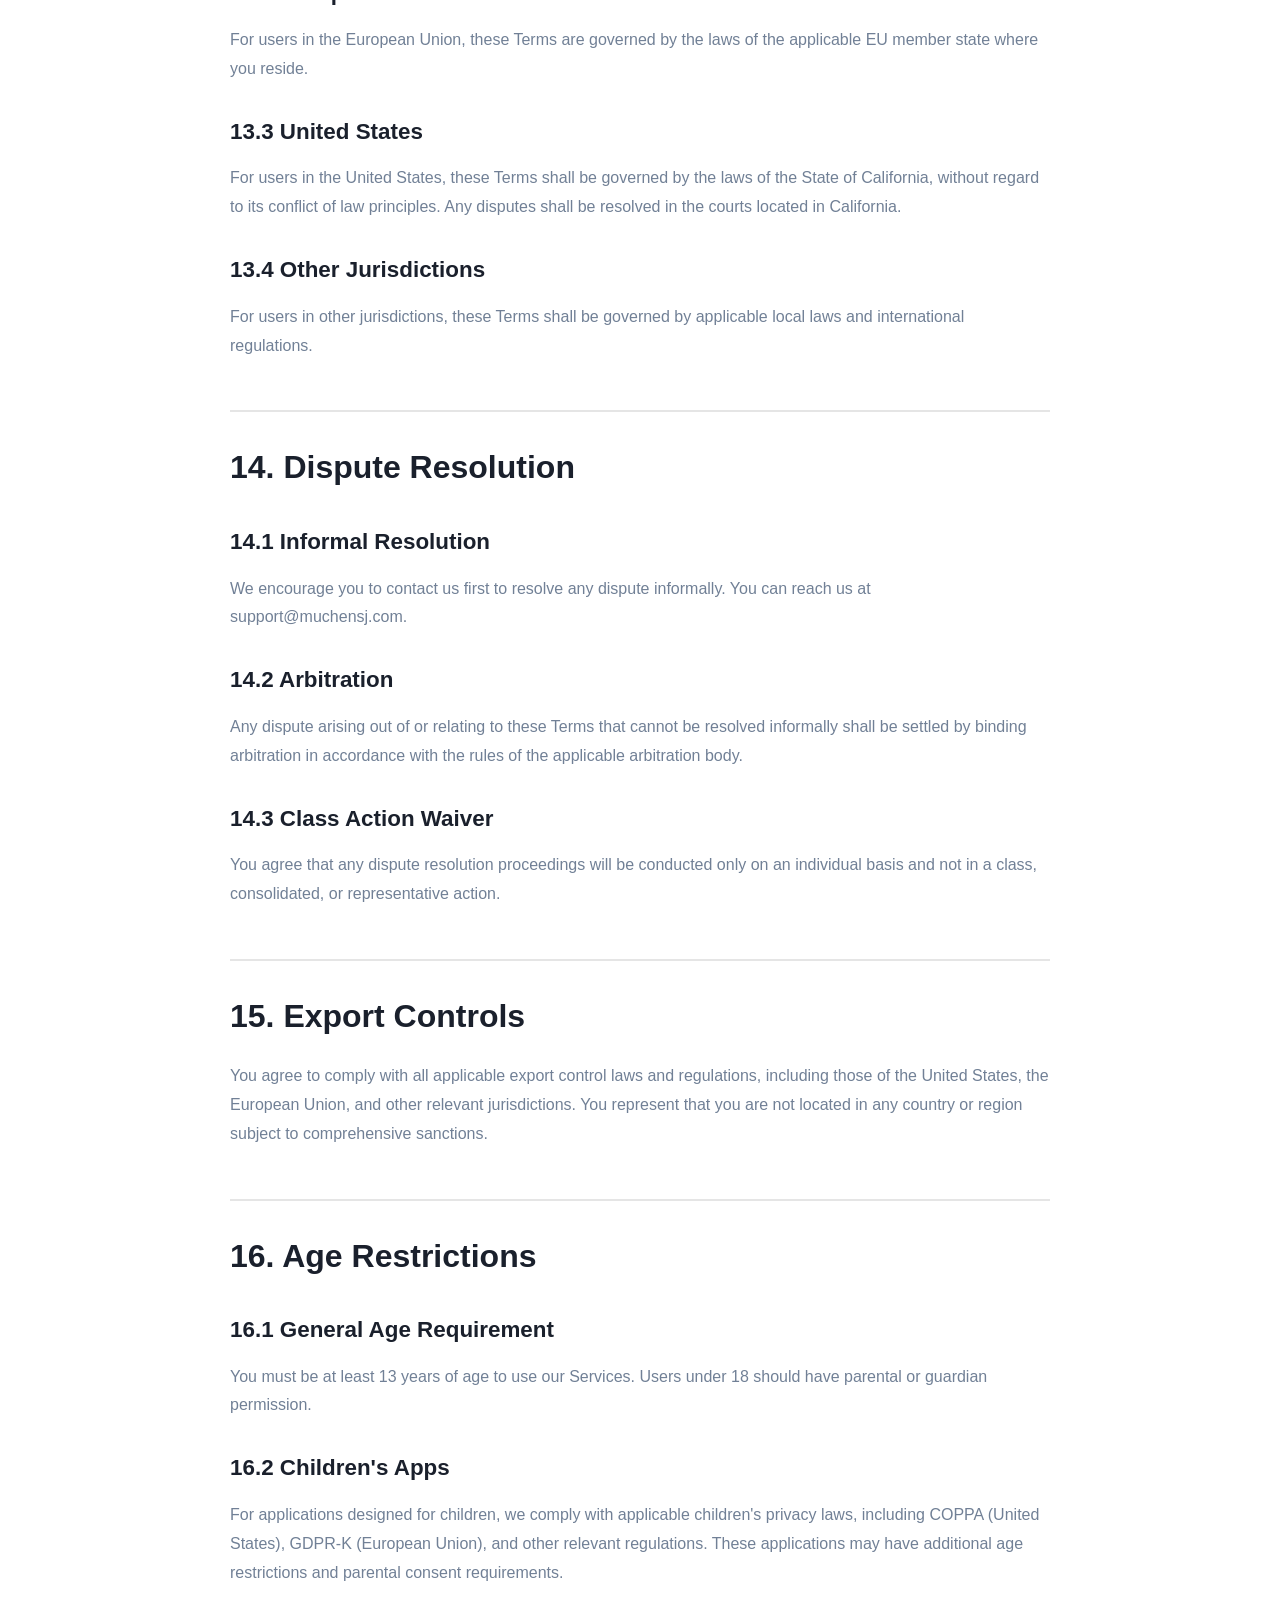
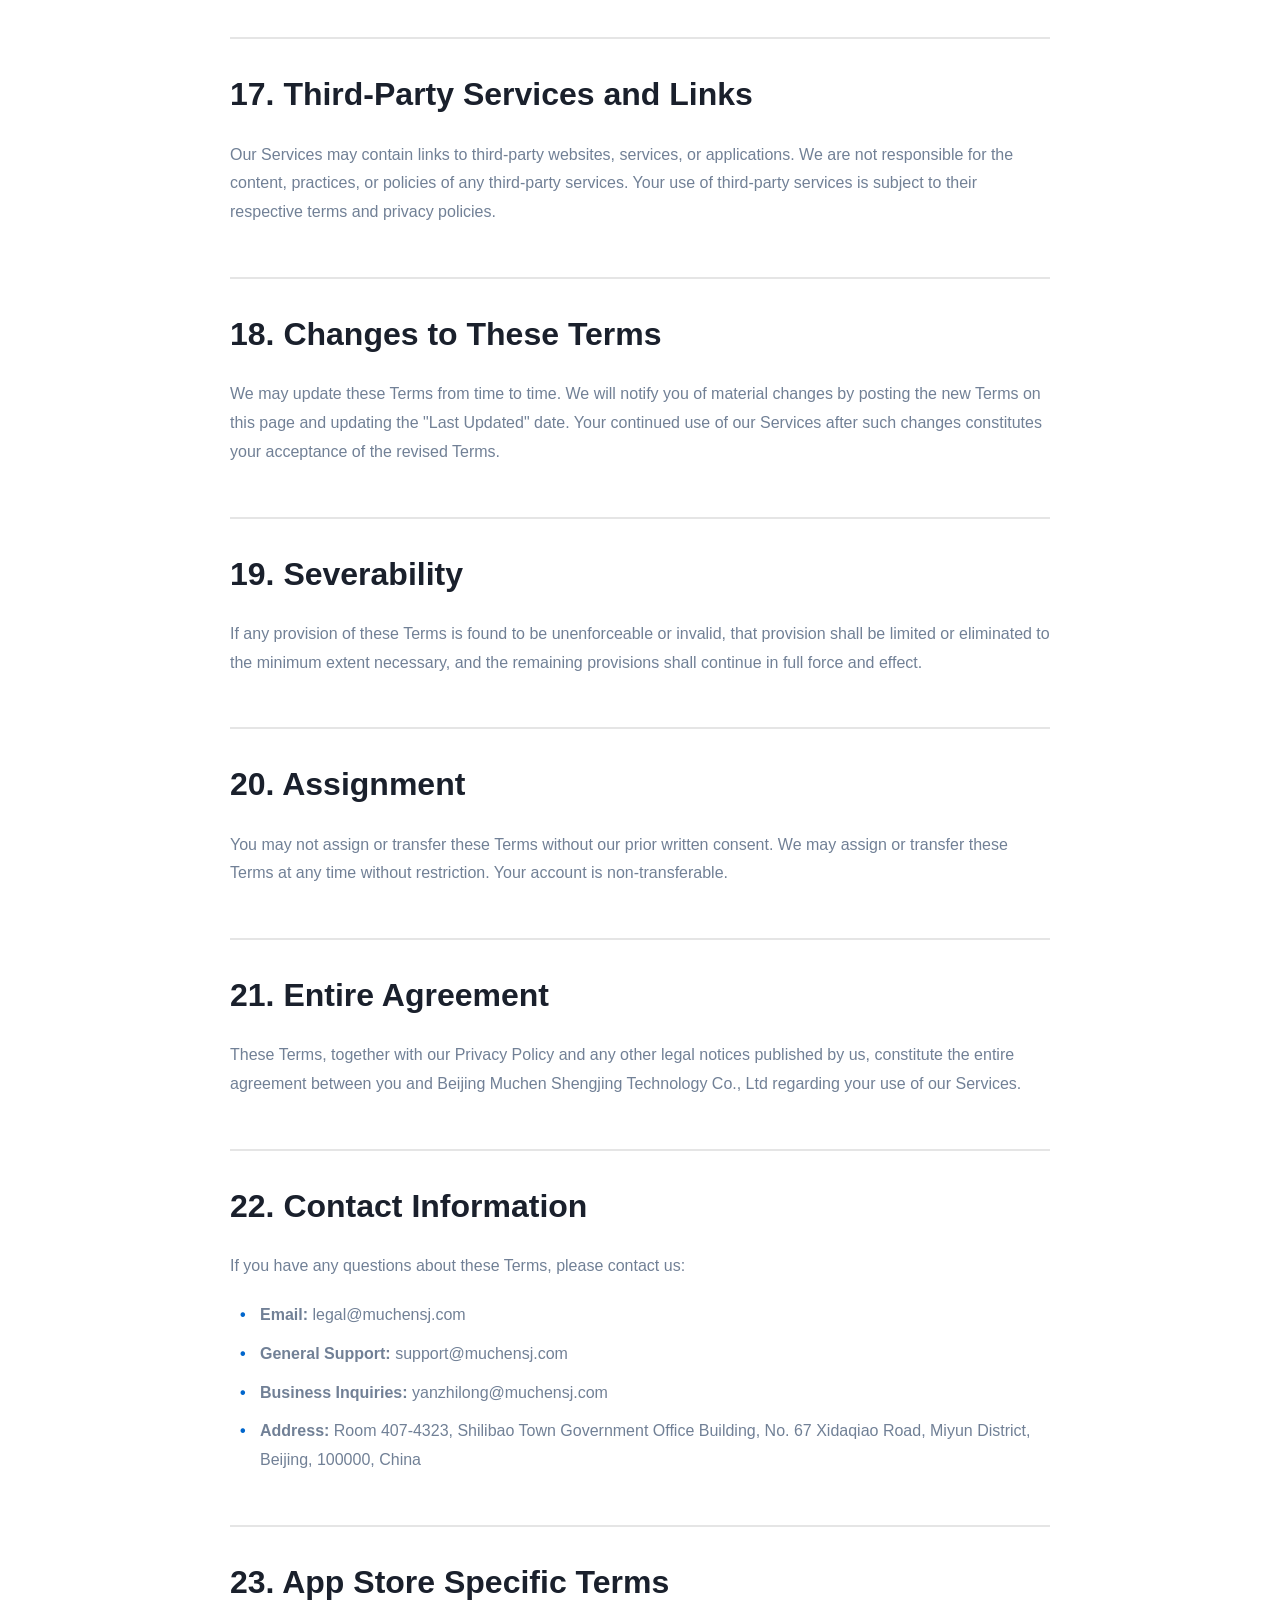
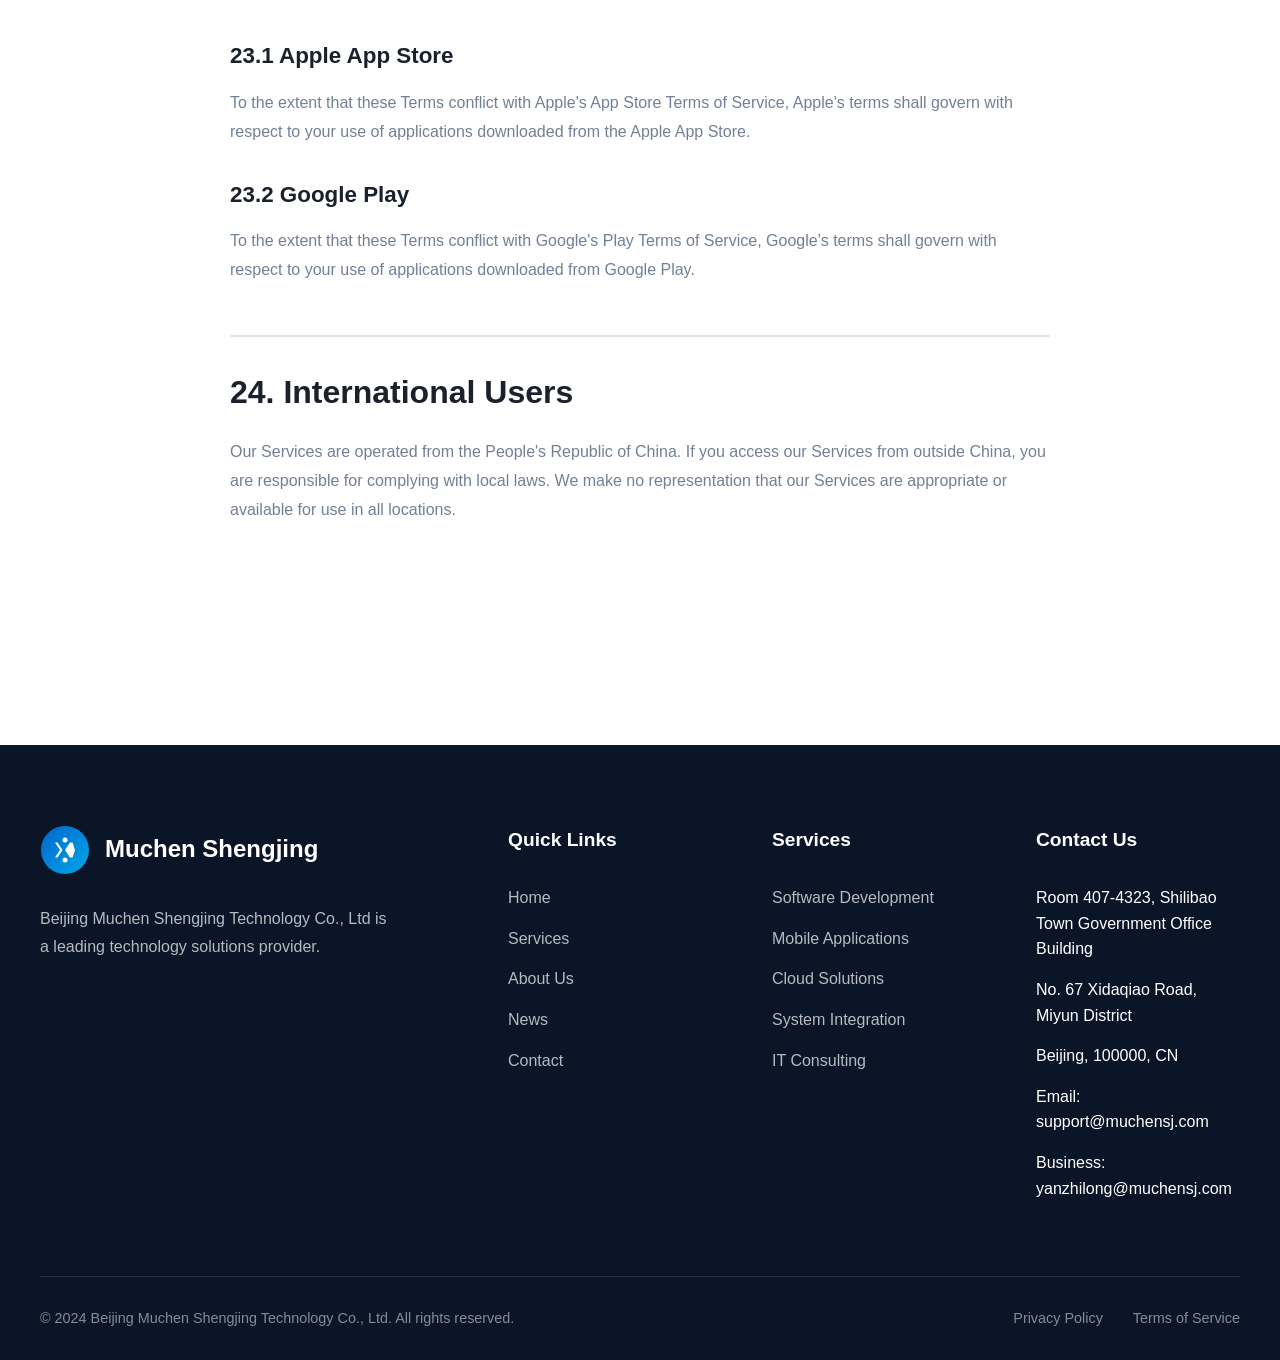
<file: terms.html>
<!DOCTYPE html>
<html lang="en">
<head>
    <meta charset="UTF-8">
    <meta name="viewport" content="width=device-width, initial-scale=1.0">
    <meta name="description" content="Terms of Service - Beijing Muchen Shengjing Technology Co., Ltd. Read our terms and conditions governing your use of our applications and services.">
    <meta name="robots" content="noindex, nofollow">
    <link rel="canonical" href="https://muchensj.com/terms.html">
    <title>Terms of Service | Beijing Muchen Shengjing Technology Co., Ltd</title>
    
    <link rel="stylesheet" href="css/style.css">
    <link rel="icon" type="image/svg+xml" href="images/logo.svg">
</head>
<body>
    <div class="loader">
        <div class="loader-content">
            <div class="loader-spinner"></div>
            <p>Loading Muchen Shengjing Technology...</p>
        </div>
    </div>

    <header class="header">
        <div class="header-inner">
            <a href="index.html" class="logo">
                <svg width="50" height="50" viewBox="0 0 100 100">
                    <defs>
                        <linearGradient id="logoGradient" x1="0%" y1="0%" x2="100%" y2="100%">
                            <stop offset="0%" style="stop-color:#0066cc"/>
                            <stop offset="100%" style="stop-color:#00a8e8"/>
                        </linearGradient>
                    </defs>
                    <circle cx="50" cy="50" r="48" fill="url(#logoGradient)"/>
                    <g fill="white">
                        <path d="M30 35 L40 50 L30 65 L35 65 L45 50 L35 35 Z"/>
                        <path d="M55 35 L65 35 L70 50 L65 65 L60 65 L50 50 L60 35 Z"/>
                        <circle cx="50" cy="30" r="5"/>
                        <circle cx="50" cy="70" r="5"/>
                    </g>
                </svg>
                <span class="logo-text">Muchen Shengjing</span>
            </a>
            
            <nav class="nav-menu">
                <div class="nav-item">
                    <a href="index.html">Home</a>
                </div>
                <div class="nav-item">
                    <a href="services.html">Services</a>
                </div>
                <div class="nav-item">
                    <a href="culture.html">Culture</a>
                </div>
                <div class="nav-item">
                    <a href="news.html">News</a>
                </div>
                <div class="nav-item">
                    <a href="contact.html">Contact</a>
                </div>
            </nav>
            
            <div class="mobile-menu-btn">
                <span></span>
                <span></span>
                <span></span>
            </div>
        </div>
    </header>

    <section class="page-header">
        <div class="container">
            <h1>Terms of Service</h1>
            <p>Last Updated: December 15, 2024</p>
        </div>
    </section>

    <section class="section">
        <div class="legal-content">
            <h2>1. Acceptance of Terms</h2>
            <p>Welcome to Beijing Muchen Shengjing Technology Co., Ltd. These Terms of Service ("Terms") govern your access to and use of our mobile applications, websites, and related services (collectively, the "Services") provided by Beijing Muchen Shengjing Technology Co., Ltd ("we," "us," or "our").</p>
            <p>By accessing or using our Services, you agree to be bound by these Terms. If you do not agree to these Terms, please do not access or use our Services. Your access to and use of the Services is also subject to our Privacy Policy, which is incorporated by reference into these Terms.</p>

            <h2>2. Description of Services</h2>
            <p>We provide technology solutions and services including but not limited to:</p>
            <ul>
                <li>Software development and customization</li>
                <li>Mobile application development for iOS and Android platforms</li>
                <li>Cloud solutions and infrastructure services</li>
                <li>System integration and data management</li>
                <li>IT consulting and technical support</li>
                <li>Enterprise mobile management applications</li>
                <li>Technology development and promotion services</li>
                <li>Hardware and software sales</li>
                <li>Import and export services</li>
                <li>Business consulting and exhibition services</li>
                <li>Advertising design services</li>
            </ul>

            <h2>3. User Eligibility and Account Registration</h2>
            <h3>3.1 Eligibility Requirements</h3>
            <p>You must be at least 13 years of age (or the minimum age required in your jurisdiction) to use our Services. If you are under the age of 18, you represent that you have obtained parental or guardian consent to use our Services.</p>
            
            <h3>3.2 Account Registration</h3>
            <p>Certain features of our Services may require you to create an account. When registering for an account, you agree to:</p>
            <ul>
                <li>Provide accurate, current, and complete information</li>
                <li>Maintain and promptly update your account information</li>
                <li>Keep your password secure and confidential</li>
                <li>Notify us immediately of any unauthorized access to your account</li>
                <li>Accept responsibility for all activities that occur under your account</li>
            </ul>

            <h2>4. Acceptable Use</h2>
            <h3>4.1 Permitted Uses</h3>
            <p>You may use our Services only for lawful purposes and in accordance with these Terms. You agree to use our Services in a manner that:</p>
            <ul>
                <li>Complies with all applicable laws and regulations</li>
                <li>Respects the rights of others</li>
                <li>Does not interfere with or disrupt our Services</li>
                <li>Does not attempt to gain unauthorized access to any systems or networks</li>
                <li>Does not transmit any viruses, malware, or other harmful code</li>
            </ul>

            <h3>4.2 Prohibited Activities</h3>
            <p>You agree not to engage in any of the following prohibited activities:</p>
            <ul>
                <li>Violating any laws, regulations, or third-party rights</li>
                <li>Impersonating any person or entity</li>
                <li>Collecting or harvesting user information without consent</li>
                <li>Interfering with, disrupting, or overloading our servers or networks</li>
                <li>Using automated tools to access our Services without permission</li>
                <li>Attempting to bypass any security measures</li>
                <li>Reverse engineering or decompiling our applications</li>
                <li>Uploading viruses, malware, or other harmful content</li>
                <li>Engaging in fraudulent or deceptive practices</li>
                <li>Spamming or sending unsolicited communications</li>
            </ul>

            <h2>5. Intellectual Property Rights</h2>
            <h3>5.1 Our Intellectual Property</h3>
            <p>We retain all rights, title, and interest in and to our Services, including all software, applications, designs, logos, trademarks, and other content. These Terms do not grant you any ownership rights to our intellectual property.</p>

            <h3>5.2 Your Content</h3>
            <p>You retain ownership of any content you submit, upload, or create through our Services. By submitting content, you grant us a worldwide, non-exclusive, royalty-free license to use, reproduce, modify, and distribute your content for the purpose of providing our Services.</p>

            <h3>5.3 Trademarks</h3>
            <p>All trademarks, service marks, and trade names are the property of their respective owners. You may not use our trademarks without our prior written permission.</p>

            <h2>6. Mobile Applications</h2>
            <h3>6.1 App Store Distribution</h3>
            <p>Our mobile applications are distributed through various app stores, including:</p>
            <ul>
                <li>Apple App Store</li>
                <li>Google Play Store</li>
                <li>Other authorized distribution channels</li>
            </ul>
            <p>Your use of our applications downloaded from these stores is subject to the respective store's terms and conditions, in addition to these Terms.</p>

            <h3>6.2 App Updates</h3>
            <p>We may automatically check for updates to our applications and offer you the opportunity to download and install updates. You agree to accept and permit such updates as part of your use of our Services.</p>

            <h3>6.3 App Permissions</h3>
            <p>Our applications may require certain permissions to function properly, including:</p>
            <ul>
                <li>Network access for online features</li>
                <li>Storage access for saving data</li>
                <li>Camera access for scanning or photo features</li>
                <li>Location access for location-based services</li>
                <li>Notification access for alerts and updates</li>
            </ul>
            <p>You can manage these permissions through your device settings.</p>

            <h2>7. Advertisements in Applications</h2>
            <h3>7.1 Third-Party Advertising</h3>
            <p>Our mobile applications may display advertisements from third-party ad networks. These advertisements are governed by the respective advertisers' terms and privacy policies. We are not responsible for the content, practices, or policies of third-party advertisers.</p>

            <h3>7.2 Types of Advertisements</h3>
            <p>Our applications may display the following types of advertisements:</p>
            <ul>
                <li><strong>Splash Ads:</strong> Full-screen advertisements during app loading</li>
                <li><strong>Rewarded Video Ads:</strong> Videos offering in-app rewards</li>
                <li><strong>Interstitial Ads:</strong> Full-screen ads at transition points</li>
                <li><strong>Banner Ads:</strong> Display advertisements in app interface</li>
                <li><strong>Native Ads:</strong> Advertisements matching app content style</li>
                <li><strong>Playable Ads:</strong> Interactive preview advertisements</li>
            </ul>

            <h3>7.3 Ad Choices</h3>
            <p>You may be able to opt out of certain personalized advertising through your device settings or by contacting us. Note that opting out may result in less relevant advertisements.</p>

            <h2>8. Purchases and Payments</h2>
            <h3>8.1 In-App Purchases</h3>
            <p>Our applications may offer in-app purchases, including virtual goods, premium features, or subscriptions. All purchases are processed through the respective app store's payment system and are subject to their terms.</p>

            <h3>8.2 Subscriptions</h3>
            <p>If you purchase a subscription, it will automatically renew unless cancelled before the end of the current period. You can manage your subscriptions through your app store settings.</p>

            <h3>8.3 Refunds</h3>
            <p>Refund policies are determined by the respective app stores. Please refer to their refund policies for information about eligibility and procedures.</p>

            <h2>9. Service Availability and Modifications</h2>
            <h3>9.1 Service Availability</h3>
            <p>We strive to provide uninterrupted access to our Services, but we do not guarantee continuous availability. Services may be temporarily unavailable due to maintenance, updates, or circumstances beyond our control.</p>

            <h3>9.2 Service Modifications</h3>
            <p>We reserve the right to modify, suspend, or discontinue any aspect of our Services at any time, with or without notice. We are not liable for any such modifications or discontinuations.</p>

            <h2>10. Disclaimer of Warranties</h2>
            <p>OUR SERVICES ARE PROVIDED "AS IS" AND "AS AVAILABLE" WITHOUT WARRANTIES OF ANY KIND, EITHER EXPRESS OR IMPLIED. TO THE FULLEST EXTENT PERMITTED BY LAW, WE DISCLAIM ALL WARRANTIES, INCLUDING BUT NOT LIMITED TO IMPLIED WARRANTIES OF MERCHANTABILITY, FITNESS FOR A PARTICULAR PURPOSE, AND NON-INFRINGEMENT.</p>
            <p>We do not warrant that:</p>
            <ul>
                <li>Our Services will be uninterrupted, secure, or error-free</li>
                <li>The results obtained from using our Services will be accurate or reliable</li>
                <li>The quality of our Services will meet your expectations</li>
                <li>Any errors in the Services will be corrected</li>
            </ul>

            <h2>11. Limitation of Liability</h2>
            <p>TO THE MAXIMUM EXTENT PERMITTED BY LAW, BEIJING MUCHEN SHENGJING TECHNOLOGY CO., LTD SHALL NOT BE LIABLE FOR ANY INDIRECT, INCIDENTAL, SPECIAL, CONSEQUENTIAL, OR PUNITIVE DAMAGES, INCLUDING BUT NOT LIMITED TO LOSS OF PROFITS, DATA, OR GOODWILL, ARISING OUT OF OR RELATED TO YOUR USE OF OUR SERVICES.</p>
            <p>IN NO EVENT SHALL OUR TOTAL LIABILITY EXCEED THE AMOUNT YOU PAID US IN THE PAST TWELVE MONTHS OR ONE HUNDRED US DOLLARS ($100), WHICHEVER IS GREATER.</p>

            <h2>12. Indemnification</h2>
            <p>You agree to indemnify, defend, and hold harmless Beijing Muchen Shengjing Technology Co., Ltd, its officers, directors, employees, and agents from and against any claims, liabilities, damages, losses, and expenses arising out of:</p>
            <ul>
                <li>Your access to or use of our Services</li>
                <li>Your violation of these Terms</li>
                <li>Your violation of any third-party rights</li>
                <li>Any content you submit or transmit through our Services</li>
            </ul>

            <h2>13. Governing Law</h2>
            <h3>13.1 General</h3>
            <p>These Terms shall be governed by and construed in accordance with the laws of the People's Republic of China, without regard to its conflict of law provisions.</p>

            <h3>13.2 European Union</h3>
            <p>For users in the European Union, these Terms are governed by the laws of the applicable EU member state where you reside.</p>

            <h3>13.3 United States</h3>
            <p>For users in the United States, these Terms shall be governed by the laws of the State of California, without regard to its conflict of law principles. Any disputes shall be resolved in the courts located in California.</p>

            <h3>13.4 Other Jurisdictions</h3>
            <p>For users in other jurisdictions, these Terms shall be governed by applicable local laws and international regulations.</p>

            <h2>14. Dispute Resolution</h2>
            <h3>14.1 Informal Resolution</h3>
            <p>We encourage you to contact us first to resolve any dispute informally. You can reach us at support@muchensj.com.</p>

            <h3>14.2 Arbitration</h3>
            <p>Any dispute arising out of or relating to these Terms that cannot be resolved informally shall be settled by binding arbitration in accordance with the rules of the applicable arbitration body.</p>

            <h3>14.3 Class Action Waiver</h3>
            <p>You agree that any dispute resolution proceedings will be conducted only on an individual basis and not in a class, consolidated, or representative action.</p>

            <h2>15. Export Controls</h2>
            <p>You agree to comply with all applicable export control laws and regulations, including those of the United States, the European Union, and other relevant jurisdictions. You represent that you are not located in any country or region subject to comprehensive sanctions.</p>

            <h2>16. Age Restrictions</h2>
            <h3>16.1 General Age Requirement</h3>
            <p>You must be at least 13 years of age to use our Services. Users under 18 should have parental or guardian permission.</p>

            <h3>16.2 Children's Apps</h3>
            <p>For applications designed for children, we comply with applicable children's privacy laws, including COPPA (United States), GDPR-K (European Union), and other relevant regulations. These applications may have additional age restrictions and parental consent requirements.</p>

            <h2>17. Third-Party Services and Links</h2>
            <p>Our Services may contain links to third-party websites, services, or applications. We are not responsible for the content, practices, or policies of any third-party services. Your use of third-party services is subject to their respective terms and privacy policies.</p>

            <h2>18. Changes to These Terms</h2>
            <p>We may update these Terms from time to time. We will notify you of material changes by posting the new Terms on this page and updating the "Last Updated" date. Your continued use of our Services after such changes constitutes your acceptance of the revised Terms.</p>

            <h2>19. Severability</h2>
            <p>If any provision of these Terms is found to be unenforceable or invalid, that provision shall be limited or eliminated to the minimum extent necessary, and the remaining provisions shall continue in full force and effect.</p>

            <h2>20. Assignment</h2>
            <p>You may not assign or transfer these Terms without our prior written consent. We may assign or transfer these Terms at any time without restriction. Your account is non-transferable.</p>

            <h2>21. Entire Agreement</h2>
            <p>These Terms, together with our Privacy Policy and any other legal notices published by us, constitute the entire agreement between you and Beijing Muchen Shengjing Technology Co., Ltd regarding your use of our Services.</p>

            <h2>22. Contact Information</h2>
            <p>If you have any questions about these Terms, please contact us:</p>
            <ul>
                <li><strong>Email:</strong> legal@muchensj.com</li>
                <li><strong>General Support:</strong> support@muchensj.com</li>
                <li><strong>Business Inquiries:</strong> yanzhilong@muchensj.com</li>
                <li><strong>Address:</strong> Room 407-4323, Shilibao Town Government Office Building, No. 67 Xidaqiao Road, Miyun District, Beijing, 100000, China</li>
            </ul>

            <h2>23. App Store Specific Terms</h2>
            <h3>23.1 Apple App Store</h3>
            <p>To the extent that these Terms conflict with Apple's App Store Terms of Service, Apple's terms shall govern with respect to your use of applications downloaded from the Apple App Store.</p>

            <h3>23.2 Google Play</h3>
            <p>To the extent that these Terms conflict with Google's Play Terms of Service, Google's terms shall govern with respect to your use of applications downloaded from Google Play.</p>

            <h2>24. International Users</h2>
            <p>Our Services are operated from the People's Republic of China. If you access our Services from outside China, you are responsible for complying with local laws. We make no representation that our Services are appropriate or available for use in all locations.</p>
        </div>
    </section>

    <footer class="footer">
        <div class="container">
            <div class="footer-grid">
                <div class="footer-brand">
                    <div class="footer-logo">
                        <svg width="50" height="50" viewBox="0 0 100 100">
                            <defs>
                                <linearGradient id="footerLogoGradient" x1="0%" y1="0%" x2="100%" y2="100%">
                                    <stop offset="0%" style="stop-color:#0066cc"/>
                                    <stop offset="100%" style="stop-color:#00a8e8"/>
                                </linearGradient>
                            </defs>
                            <circle cx="50" cy="50" r="48" fill="url(#footerLogoGradient)"/>
                            <g fill="white">
                                <path d="M30 35 L40 50 L30 65 L35 65 L45 50 L35 35 Z"/>
                                <path d="M55 35 L65 35 L70 50 L65 65 L60 65 L50 50 L60 35 Z"/>
                                <circle cx="50" cy="30" r="5"/>
                                <circle cx="50" cy="70" r="5"/>
                            </g>
                        </svg>
                        <span>Muchen Shengjing</span>
                    </div>
                    <p>Beijing Muchen Shengjing Technology Co., Ltd is a leading technology solutions provider.</p>
                </div>
                
                <div class="footer-column">
                    <h3>Quick Links</h3>
                    <ul class="footer-links">
                        <li><a href="index.html">Home</a></li>
                        <li><a href="services.html">Services</a></li>
                        <li><a href="culture.html">About Us</a></li>
                        <li><a href="news.html">News</a></li>
                        <li><a href="contact.html">Contact</a></li>
                    </ul>
                </div>
                
                <div class="footer-column">
                    <h3>Services</h3>
                    <ul class="footer-links">
                        <li><a href="services.html">Software Development</a></li>
                        <li><a href="services.html">Mobile Applications</a></li>
                        <li><a href="services.html">Cloud Solutions</a></li>
                        <li><a href="services.html">System Integration</a></li>
                        <li><a href="services.html">IT Consulting</a></li>
                    </ul>
                </div>
                
                <div class="footer-column">
                    <h3>Contact Us</h3>
                    <ul class="footer-links">
                        <li>Room 407-4323, Shilibao Town Government Office Building</li>
                        <li>No. 67 Xidaqiao Road, Miyun District</li>
                        <li>Beijing, 100000, CN</li>
                        <li>Email: support@muchensj.com</li>
                        <li>Business: yanzhilong@muchensj.com</li>
                    </ul>
                </div>
            </div>
            
            <div class="footer-bottom">
                <p>&copy; 2024 Beijing Muchen Shengjing Technology Co., Ltd. All rights reserved.</p>
                <div class="footer-legal">
                    <a href="privacy.html">Privacy Policy</a>
                    <a href="terms.html">Terms of Service</a>
                </div>
            </div>
        </div>
    </footer>

    <button class="scroll-top" aria-label="Scroll to top">
        <svg viewBox="0 0 24 24"><path d="M7.41 15.41L12 10.83l4.59 4.58L18 14l-6-6-6 6z"/></svg>
    </button>

    <script src="js/main.js"></script>
</body>
</html>
</file>
<file: css/style.css>
/* ================================================
   Beijing Muchen Shengjing Technology Co., Ltd
   Corporate Website Styles
   ================================================ */

/* CSS Variables */
:root {
    --primary-color: #0066cc;
    --secondary-color: #004499;
    --accent-color: #00a8e8;
    --dark-bg: #0a1628;
    --light-bg: #f8fafc;
    --text-dark: #1a202c;
    --text-light: #718096;
    --white: #ffffff;
    --gradient-primary: linear-gradient(135deg, #0066cc 0%, #00a8e8 100%);
    --gradient-dark: linear-gradient(135deg, #0a1628 0%, #1a3a5c 100%);
    --transition-smooth: all 0.3s cubic-bezier(0.4, 0, 0.2, 1);
    --shadow-soft: 0 10px 40px rgba(0, 0, 0, 0.1);
    --shadow-strong: 0 20px 60px rgba(0, 0, 0, 0.15);
}

/* Reset & Base */
*, *::before, *::after {
    margin: 0;
    padding: 0;
    box-sizing: border-box;
}

html {
    scroll-behavior: smooth;
    font-size: 16px;
}

body {
    font-family: 'Segoe UI', 'Helvetica Neue', Arial, sans-serif;
    line-height: 1.6;
    color: var(--text-dark);
    background: var(--white);
    overflow-x: hidden;
}

a {
    text-decoration: none;
    color: inherit;
    transition: var(--transition-smooth);
}

ul {
    list-style: none;
}

img {
    max-width: 100%;
    height: auto;
}

/* Container */
.container {
    max-width: 1400px;
    margin: 0 auto;
    padding: 0 40px;
}

/* Header & Navigation */
.header {
    position: fixed;
    top: 0;
    left: 0;
    right: 0;
    z-index: 1000;
    background: rgba(255, 255, 255, 0.95);
    backdrop-filter: blur(20px);
    transition: var(--transition-smooth);
    border-bottom: 1px solid rgba(0, 0, 0, 0.05);
}

.header.scrolled {
    box-shadow: var(--shadow-soft);
}

.header-inner {
    display: flex;
    justify-content: space-between;
    align-items: center;
    padding: 15px 40px;
    max-width: 1400px;
    margin: 0 auto;
}

.logo {
    display: flex;
    align-items: center;
    gap: 15px;
}

.logo svg {
    width: 50px;
    height: 50px;
}

.logo-text {
    font-size: 1.5rem;
    font-weight: 700;
    color: var(--primary-color);
}

.nav-menu {
    display: flex;
    gap: 40px;
    align-items: center;
}

.nav-item {
    position: relative;
    font-weight: 500;
    color: var(--text-dark);
    padding: 10px 0;
    overflow: hidden;
}

.nav-item::after {
    content: '';
    position: absolute;
    bottom: 0;
    left: 0;
    width: 0;
    height: 2px;
    background: var(--gradient-primary);
    transition: width 0.3s ease;
}

.nav-item:hover::after,
.nav-item.active::after {
    width: 100%;
}

.nav-item:hover {
    color: var(--primary-color);
}

.nav-dropdown {
    position: absolute;
    top: 100%;
    left: 50%;
    transform: translateX(-50%) translateY(10px);
    background: var(--white);
    border-radius: 12px;
    box-shadow: var(--shadow-strong);
    opacity: 0;
    visibility: hidden;
    transition: var(--transition-smooth);
    min-width: 220px;
    padding: 15px 0;
}

.nav-item:hover .nav-dropdown {
    opacity: 1;
    visibility: visible;
    transform: translateX(-50%) translateY(0);
}

.nav-dropdown a {
    display: block;
    padding: 12px 25px;
    color: var(--text-dark);
    font-weight: 400;
    transition: var(--transition-smooth);
}

.nav-dropdown a:hover {
    background: rgba(0, 102, 204, 0.05);
    color: var(--primary-color);
}

/* Mobile Menu */
.mobile-menu-btn {
    display: none;
    flex-direction: column;
    gap: 6px;
    cursor: pointer;
    padding: 10px;
}

.mobile-menu-btn span {
    width: 28px;
    height: 3px;
    background: var(--text-dark);
    border-radius: 2px;
    transition: var(--transition-smooth);
}

/* Hero Section */
.hero {
    min-height: 100vh;
    display: flex;
    align-items: center;
    position: relative;
    background: var(--gradient-dark);
    overflow: hidden;
}

.hero::before {
    content: '';
    position: absolute;
    top: 0;
    left: 0;
    right: 0;
    bottom: 0;
    background: url("data:image/svg+xml,%3Csvg width='60' height='60' viewBox='0 0 60 60' xmlns='http://www.w3.org/2000/svg'%3E%3Cg fill='none' fill-rule='evenodd'%3E%3Cg fill='%23ffffff' fill-opacity='0.03'%3E%3Cpath d='M36 34v-4h-2v4h-4v2h4v4h2v-4h4v-2h-4zm0-30V0h-2v4h-4v2h4v4h2V6h4V4h-4zM6 34v-4H4v4H0v2h4v4h2v-4h4v-2H6zM6 4V0H4v4H0v2h4v4h2V6h4V4H6z'/%3E%3C/g%3E%3C/g%3E%3C/svg%3E");
    opacity: 0.5;
}

.hero-content {
    position: relative;
    z-index: 1;
    max-width: 800px;
}

.hero-badge {
    display: inline-flex;
    align-items: center;
    gap: 10px;
    background: rgba(255, 255, 255, 0.1);
    backdrop-filter: blur(10px);
    padding: 12px 24px;
    border-radius: 50px;
    color: var(--white);
    font-size: 0.9rem;
    margin-bottom: 30px;
    border: 1px solid rgba(255, 255, 255, 0.2);
    animation: fadeInUp 1s ease forwards;
}

.hero h1 {
    font-size: 4.5rem;
    font-weight: 800;
    color: var(--white);
    line-height: 1.1;
    margin-bottom: 30px;
    animation: fadeInUp 1s ease 0.2s forwards;
    opacity: 0;
}

.hero h1 span {
    background: var(--gradient-primary);
    -webkit-background-clip: text;
    -webkit-text-fill-color: transparent;
    background-clip: text;
}

.hero p {
    font-size: 1.3rem;
    color: rgba(255, 255, 255, 0.8);
    margin-bottom: 40px;
    line-height: 1.8;
    animation: fadeInUp 1s ease 0.4s forwards;
    opacity: 0;
}

.hero-buttons {
    display: flex;
    gap: 20px;
    animation: fadeInUp 1s ease 0.6s forwards;
    opacity: 0;
}

.btn {
    display: inline-flex;
    align-items: center;
    gap: 10px;
    padding: 16px 36px;
    border-radius: 50px;
    font-weight: 600;
    font-size: 1rem;
    transition: var(--transition-smooth);
    cursor: pointer;
    border: none;
    position: relative;
    overflow: hidden;
}

.btn-primary {
    background: var(--gradient-primary);
    color: var(--white);
    box-shadow: 0 10px 30px rgba(0, 102, 204, 0.3);
}

.btn-primary:hover {
    transform: translateY(-3px);
    box-shadow: 0 15px 40px rgba(0, 102, 204, 0.4);
}

.btn-secondary {
    background: transparent;
    color: var(--white);
    border: 2px solid rgba(255, 255, 255, 0.3);
}

.btn-secondary:hover {
    background: rgba(255, 255, 255, 0.1);
    border-color: var(--white);
}

.btn-dark {
    background: var(--dark-bg);
    color: var(--white);
}

.btn-dark:hover {
    background: var(--secondary-color);
    transform: translateY(-3px);
}

/* Hero Animation Elements */
.hero-shapes {
    position: absolute;
    top: 0;
    right: 0;
    width: 50%;
    height: 100%;
    pointer-events: none;
}

.shape {
    position: absolute;
    border-radius: 50%;
    animation: float 6s ease-in-out infinite;
}

.shape-1 {
    width: 400px;
    height: 400px;
    background: linear-gradient(135deg, rgba(0, 102, 204, 0.3), rgba(0, 168, 232, 0.1));
    top: 10%;
    right: 10%;
    animation-delay: 0s;
}

.shape-2 {
    width: 300px;
    height: 300px;
    background: linear-gradient(135deg, rgba(0, 168, 232, 0.2), rgba(0, 68, 153, 0.1));
    top: 40%;
    right: 30%;
    animation-delay: 2s;
}

.shape-3 {
    width: 200px;
    height: 200px;
    background: linear-gradient(135deg, rgba(255, 255, 255, 0.1), rgba(0, 102, 204, 0.2));
    top: 60%;
    right: 15%;
    animation-delay: 4s;
}

/* Stats Section */
.stats {
    background: var(--white);
    padding: 80px 0;
    margin-top: -80px;
    position: relative;
    z-index: 2;
}

.stats-grid {
    display: grid;
    grid-template-columns: repeat(4, 1fr);
    gap: 40px;
    background: var(--white);
    border-radius: 20px;
    box-shadow: var(--shadow-strong);
    padding: 60px;
}

.stat-item {
    text-align: center;
    padding: 20px;
    position: relative;
}

.stat-item::after {
    content: '';
    position: absolute;
    right: 0;
    top: 50%;
    transform: translateY(-50%);
    width: 1px;
    height: 60%;
    background: rgba(0, 0, 0, 0.1);
}

.stat-item:last-child::after {
    display: none;
}

.stat-icon {
    width: 70px;
    height: 70px;
    margin: 0 auto 20px;
    background: var(--gradient-primary);
    border-radius: 20px;
    display: flex;
    align-items: center;
    justify-content: center;
}

.stat-icon svg {
    width: 35px;
    height: 35px;
    fill: var(--white);
}

.stat-number {
    font-size: 3rem;
    font-weight: 800;
    color: var(--primary-color);
    margin-bottom: 10px;
}

.stat-label {
    font-size: 1rem;
    color: var(--text-light);
    font-weight: 500;
}

/* Sections */
.section {
    padding: 120px 0;
}

.section-dark {
    background: var(--dark-bg);
    color: var(--white);
}

.section-light {
    background: var(--light-bg);
}

.section-header {
    text-align: center;
    max-width: 700px;
    margin: 0 auto 80px;
}

.section-badge {
    display: inline-flex;
    align-items: center;
    gap: 10px;
    background: rgba(0, 102, 204, 0.1);
    color: var(--primary-color);
    padding: 10px 20px;
    border-radius: 50px;
    font-size: 0.9rem;
    font-weight: 600;
    margin-bottom: 20px;
}

.section-dark .section-badge {
    background: rgba(255, 255, 255, 0.1);
    color: var(--white);
}

.section-title {
    font-size: 3rem;
    font-weight: 800;
    margin-bottom: 20px;
    color: var(--text-dark);
}

.section-dark .section-title {
    color: var(--white);
}

.section-title span {
    background: var(--gradient-primary);
    -webkit-background-clip: text;
    -webkit-text-fill-color: transparent;
    background-clip: text;
}

.section-desc {
    font-size: 1.2rem;
    color: var(--text-light);
    line-height: 1.8;
}

.section-dark .section-desc {
    color: rgba(255, 255, 255, 0.7);
}

/* Services Grid */
.services-grid {
    display: grid;
    grid-template-columns: repeat(3, 1fr);
    gap: 40px;
}

.service-card {
    background: var(--white);
    border-radius: 24px;
    padding: 50px 40px;
    transition: var(--transition-smooth);
    position: relative;
    overflow: hidden;
    border: 1px solid rgba(0, 0, 0, 0.05);
}

.service-card::before {
    content: '';
    position: absolute;
    top: 0;
    left: 0;
    right: 0;
    height: 4px;
    background: var(--gradient-primary);
    transform: scaleX(0);
    transition: transform 0.3s ease;
}

.service-card:hover {
    transform: translateY(-10px);
    box-shadow: var(--shadow-strong);
}

.service-card:hover::before {
    transform: scaleX(1);
}

.service-icon {
    width: 80px;
    height: 80px;
    background: var(--gradient-primary);
    border-radius: 20px;
    display: flex;
    align-items: center;
    justify-content: center;
    margin-bottom: 30px;
}

.service-icon svg {
    width: 40px;
    height: 40px;
    fill: var(--white);
}

.service-card h3 {
    font-size: 1.5rem;
    font-weight: 700;
    margin-bottom: 15px;
    color: var(--text-dark);
}

.service-card p {
    color: var(--text-light);
    line-height: 1.8;
    margin-bottom: 25px;
}

.service-link {
    display: inline-flex;
    align-items: center;
    gap: 8px;
    color: var(--primary-color);
    font-weight: 600;
}

.service-link svg {
    width: 20px;
    height: 20px;
    transition: transform 0.3s ease;
}

.service-link:hover svg {
    transform: translateX(5px);
}

/* Mobile Apps Section */
.apps-showcase {
    display: grid;
    grid-template-columns: 1fr 1fr;
    gap: 80px;
    align-items: center;
}

.apps-content h2 {
    font-size: 3rem;
    font-weight: 800;
    margin-bottom: 30px;
    color: var(--text-dark);
}

.apps-content p {
    font-size: 1.2rem;
    color: var(--text-light);
    line-height: 1.8;
    margin-bottom: 40px;
}

.app-features {
    display: grid;
    grid-template-columns: 1fr 1fr;
    gap: 20px;
    margin-bottom: 40px;
}

.app-feature {
    display: flex;
    align-items: center;
    gap: 15px;
    padding: 20px;
    background: var(--light-bg);
    border-radius: 12px;
    transition: var(--transition-smooth);
}

.app-feature:hover {
    background: rgba(0, 102, 204, 0.05);
    transform: translateX(5px);
}

.app-feature-icon {
    width: 50px;
    height: 50px;
    background: var(--gradient-primary);
    border-radius: 12px;
    display: flex;
    align-items: center;
    justify-content: center;
    flex-shrink: 0;
}

.app-feature-icon svg {
    width: 25px;
    height: 25px;
    fill: var(--white);
}

.app-feature span {
    font-weight: 600;
    color: var(--text-dark);
}

.app-stores {
    display: flex;
    gap: 20px;
}

.store-btn {
    display: flex;
    align-items: center;
    gap: 12px;
    padding: 15px 30px;
    background: var(--text-dark);
    color: var(--white);
    border-radius: 12px;
    transition: var(--transition-smooth);
}

.store-btn:hover {
    background: var(--primary-color);
    transform: translateY(-3px);
}

.store-btn svg {
    width: 30px;
    height: 30px;
}

.store-btn-text {
    text-align: left;
}

.store-btn-text small {
    font-size: 0.7rem;
    opacity: 0.7;
}

.store-btn-text strong {
    font-size: 1rem;
}

.apps-visual {
    position: relative;
    display: flex;
    justify-content: center;
    align-items: center;
}

.phone-mockup {
    width: 350px;
    height: 600px;
    background: linear-gradient(145deg, #1a1a2e 0%, #16213e 100%);
    border-radius: 50px;
    padding: 15px;
    box-shadow: 0 50px 100px rgba(0, 0, 0, 0.3);
    position: relative;
    z-index: 2;
}

.phone-screen {
    width: 100%;
    height: 100%;
    background: linear-gradient(180deg, #667eea 0%, #764ba2 100%);
    border-radius: 40px;
    overflow: hidden;
    display: flex;
    align-items: center;
    justify-content: center;
}

.phone-screen svg {
    width: 120px;
    height: 120px;
    fill: var(--white);
}

.phone-notch {
    position: absolute;
    top: 15px;
    left: 50%;
    transform: translateX(-50%);
    width: 150px;
    height: 30px;
    background: #1a1a2e;
    border-radius: 20px;
    z-index: 3;
}

.floating-element {
    position: absolute;
    background: var(--white);
    border-radius: 20px;
    padding: 20px;
    box-shadow: var(--shadow-strong);
    animation: float 4s ease-in-out infinite;
}

.floating-element-1 {
    top: 20%;
    left: 0;
    animation-delay: 0s;
}

.floating-element-2 {
    bottom: 20%;
    right: 0;
    animation-delay: 2s;
}

.floating-element svg {
    width: 40px;
    height: 40px;
    fill: var(--primary-color);
}

/* About Section */
.about-grid {
    display: grid;
    grid-template-columns: 1fr 1fr;
    gap: 80px;
    align-items: center;
}

.about-image {
    position: relative;
}

.about-img-main {
    width: 100%;
    height: 500px;
    background: var(--gradient-primary);
    border-radius: 30px;
    display: flex;
    align-items: center;
    justify-content: center;
    position: relative;
    overflow: hidden;
}

.about-img-main::before {
    content: '';
    position: absolute;
    top: 0;
    left: 0;
    right: 0;
    bottom: 0;
    background: url("data:image/svg+xml,%3Csvg width='100' height='100' viewBox='0 0 100 100' xmlns='http://www.w3.org/2000/svg'%3E%3Cpath d='M11 18c3.866 0 7-3.134 7-7s-3.134-7-7-7-7 3.134-7 7 3.134 7 7 7zm48 25c3.866 0 7-3.134 7-7s-3.134-7-7-7-7 3.134-7 7 3.134 7 7 7zm-43-7c1.657 0 3-1.343 3-3s-1.343-3-3-3-3 1.343-3 3 1.343 3 3 3zm63 31c1.657 0 3-1.343 3-3s-1.343-3-3-3-3 1.343-3 3 1.343 3 3 3zM34 90c1.657 0 3-1.343 3-3s-1.343-3-3-3-3 1.343-3 3 1.343 3 3 3zm56-76c1.657 0 3-1.343 3-3s-1.343-3-3-3-3 1.343-3 3 1.343 3 3 3zM12 86c2.21 0 4-1.79 4-4s-1.79-4-4-4-4 1.79-4 4 1.79 4 4 4zm28-65c2.21 0 4-1.79 4-4s-1.79-4-4-4-4 1.79-4 4 1.79 4 4 4zm23-11c2.76 0 5-2.24 5-5s-2.24-5-5-5-5 2.24-5 5 2.24 5 5 5zm-6 60c2.21 0 4-1.79 4-4s-1.79-4-4-4-4 1.79-4 4 1.79 4 4 4zm29 22c2.76 0 5-2.24 5-5s-2.24-5-5-5-5 2.24-5 5 2.24 5 5 5zM32 63c2.76 0 5-2.24 5-5s-2.24-5-5-5-5 2.24-5 5 2.24 5 5 5zm57-13c2.76 0 5-2.24 5-5s-2.24-5-5-5-5 2.24-5 5 2.24 5 5 5zm-9-21c1.105 0 2-.895 2-2s-.895-2-2-2-2 .895-2 2 .895 2 2 2zM60 91c1.105 0 2-.895 2-2s-.895-2-2-2-2 .895-2 2 .895 2 2 2zM35 41c1.105 0 2-.895 2-2s-.895-2-2-2-2 .895-2 2 .895 2 2 2zM12 60c1.105 0 2-.895 2-2s-.895-2-2-2-2 .895-2 2 .895 2 2 2z' fill='%23ffffff' fill-opacity='0.1' fill-rule='evenodd'/%3E%3C/svg%3E");
}

.about-img-main svg {
    width: 150px;
    height: 150px;
    fill: var(--white);
    position: relative;
    z-index: 1;
}

.about-stats {
    position: absolute;
    bottom: -30px;
    right: -30px;
    background: var(--white);
    border-radius: 20px;
    padding: 30px;
    box-shadow: var(--shadow-strong);
}

.about-stats-item {
    text-align: center;
    padding: 10px 30px;
}

.about-stats-item:not(:last-child) {
    border-bottom: 1px solid rgba(0, 0, 0, 0.1);
}

.about-stats-number {
    font-size: 2rem;
    font-weight: 800;
    color: var(--primary-color);
}

.about-stats-label {
    font-size: 0.9rem;
    color: var(--text-light);
}

.about-content h2 {
    font-size: 3rem;
    font-weight: 800;
    margin-bottom: 30px;
    color: var(--text-dark);
}

.about-content p {
    font-size: 1.1rem;
    color: var(--text-light);
    line-height: 1.8;
    margin-bottom: 30px;
}

.about-features {
    display: grid;
    grid-template-columns: 1fr 1fr;
    gap: 20px;
    margin-bottom: 40px;
}

.about-feature {
    display: flex;
    align-items: center;
    gap: 15px;
}

.about-feature-icon {
    width: 50px;
    height: 50px;
    background: rgba(0, 102, 204, 0.1);
    border-radius: 12px;
    display: flex;
    align-items: center;
    justify-content: center;
}

.about-feature-icon svg {
    width: 25px;
    height: 25px;
    fill: var(--primary-color);
}

.about-feature span {
    font-weight: 600;
    color: var(--text-dark);
}

/* News Grid */
.news-grid {
    display: grid;
    grid-template-columns: repeat(3, 1fr);
    gap: 40px;
}

.news-card {
    background: var(--white);
    border-radius: 24px;
    overflow: hidden;
    transition: var(--transition-smooth);
    box-shadow: 0 5px 20px rgba(0, 0, 0, 0.05);
}

.news-card:hover {
    transform: translateY(-10px);
    box-shadow: var(--shadow-strong);
}

.news-image {
    width: 100%;
    height: 250px;
    background: var(--gradient-primary);
    position: relative;
    overflow: hidden;
}

.news-image::before {
    content: '';
    position: absolute;
    top: 0;
    left: 0;
    right: 0;
    bottom: 0;
    background: url("data:image/svg+xml,%3Csvg width='400' height='400' viewBox='0 0 400 400' xmlns='http://www.w3.org/2000/svg'%3E%3Crect width='400' height='400' fill='%23ffffff' fill-opacity='0.05'/%3E%3Cpath d='M50 50h300v300H50z' fill='none' stroke='%23ffffff' stroke-opacity='0.1' stroke-width='2'/%3E%3C/svg%3E");
}

.news-category {
    position: absolute;
    top: 20px;
    left: 20px;
    background: var(--white);
    color: var(--primary-color);
    padding: 8px 16px;
    border-radius: 8px;
    font-size: 0.85rem;
    font-weight: 600;
}

.news-content {
    padding: 30px;
}

.news-date {
    font-size: 0.9rem;
    color: var(--text-light);
    margin-bottom: 15px;
}

.news-card h3 {
    font-size: 1.3rem;
    font-weight: 700;
    margin-bottom: 15px;
    color: var(--text-dark);
    line-height: 1.4;
}

.news-card p {
    color: var(--text-light);
    line-height: 1.7;
    margin-bottom: 20px;
}

.news-link {
    display: inline-flex;
    align-items: center;
    gap: 8px;
    color: var(--primary-color);
    font-weight: 600;
}

.news-link svg {
    width: 20px;
    height: 20px;
    transition: transform 0.3s ease;
}

.news-link:hover svg {
    transform: translateX(5px);
}

/* CTA Section */
.cta {
    background: var(--gradient-primary);
    padding: 100px 0;
    position: relative;
    overflow: hidden;
}

.cta::before {
    content: '';
    position: absolute;
    top: 0;
    left: 0;
    right: 0;
    bottom: 0;
    background: url("data:image/svg+xml,%3Csvg width='60' height='60' viewBox='0 0 60 60' xmlns='http://www.w3.org/2000/svg'%3E%3Cg fill='none' fill-rule='evenodd'%3E%3Cg fill='%23ffffff' fill-opacity='0.1'%3E%3Cpath d='M36 34v-4h-2v4h-4v2h4v4h2v-4h4v-2h-4zm0-30V0h-2v4h-4v2h4v4h2V6h4V4h-4zM6 34v-4H4v4H0v2h4v4h2v-4h4v-2H6zM6 4V0H4v4H0v2h4v4h2V6h4V4H6z'/%3E%3C/g%3E%3C/g%3E%3C/svg%3E");
}

.cta-content {
    position: relative;
    z-index: 1;
    text-align: center;
    max-width: 800px;
    margin: 0 auto;
}

.cta h2 {
    font-size: 3rem;
    font-weight: 800;
    color: var(--white);
    margin-bottom: 20px;
}

.cta p {
    font-size: 1.2rem;
    color: rgba(255, 255, 255, 0.9);
    margin-bottom: 40px;
}

.cta-buttons {
    display: flex;
    gap: 20px;
    justify-content: center;
}

/* Contact Section */
.contact-grid {
    display: grid;
    grid-template-columns: 1fr 1fr;
    gap: 80px;
}

.contact-info {
    padding: 60px;
    background: var(--gradient-dark);
    border-radius: 30px;
    color: var(--white);
}

.contact-info h2 {
    font-size: 2.5rem;
    font-weight: 800;
    margin-bottom: 20px;
}

.contact-info > p {
    color: rgba(255, 255, 255, 0.7);
    margin-bottom: 50px;
    line-height: 1.8;
}

.contact-item {
    display: flex;
    gap: 20px;
    margin-bottom: 30px;
    align-items: flex-start;
}

.contact-icon {
    width: 60px;
    height: 60px;
    background: rgba(255, 255, 255, 0.1);
    border-radius: 16px;
    display: flex;
    align-items: center;
    justify-content: center;
    flex-shrink: 0;
}

.contact-icon svg {
    width: 30px;
    height: 30px;
    fill: var(--white);
}

.contact-item-content h4 {
    font-size: 1.1rem;
    font-weight: 600;
    margin-bottom: 8px;
}

.contact-item-content p {
    color: rgba(255, 255, 255, 0.7);
    line-height: 1.6;
}

.contact-form {
    background: var(--white);
    padding: 60px;
    border-radius: 30px;
    box-shadow: var(--shadow-soft);
}

.form-group {
    margin-bottom: 30px;
}

.form-group label {
    display: block;
    font-weight: 600;
    margin-bottom: 10px;
    color: var(--text-dark);
}

.form-group input,
.form-group textarea {
    width: 100%;
    padding: 16px 20px;
    border: 2px solid rgba(0, 0, 0, 0.1);
    border-radius: 12px;
    font-size: 1rem;
    transition: var(--transition-smooth);
    font-family: inherit;
}

.form-group input:focus,
.form-group textarea:focus {
    outline: none;
    border-color: var(--primary-color);
    box-shadow: 0 0 0 4px rgba(0, 102, 204, 0.1);
}

.form-group textarea {
    min-height: 150px;
    resize: vertical;
}

/* Footer */
.footer {
    background: var(--dark-bg);
    color: var(--white);
    padding-top: 80px;
}

.footer-grid {
    display: grid;
    grid-template-columns: 2fr 1fr 1fr 1fr;
    gap: 60px;
    padding-bottom: 60px;
    border-bottom: 1px solid rgba(255, 255, 255, 0.1);
}

.footer-brand {
    max-width: 350px;
}

.footer-logo {
    display: flex;
    align-items: center;
    gap: 15px;
    margin-bottom: 30px;
}

.footer-logo svg {
    width: 50px;
    height: 50px;
}

.footer-logo span {
    font-size: 1.5rem;
    font-weight: 700;
}

.footer-brand p {
    color: rgba(255, 255, 255, 0.7);
    line-height: 1.8;
    margin-bottom: 30px;
}

.footer-social {
    display: flex;
    gap: 15px;
}

.social-link {
    width: 45px;
    height: 45px;
    background: rgba(255, 255, 255, 0.1);
    border-radius: 12px;
    display: flex;
    align-items: center;
    justify-content: center;
    transition: var(--transition-smooth);
}

.social-link:hover {
    background: var(--primary-color);
    transform: translateY(-3px);
}

.social-link svg {
    width: 22px;
    height: 22px;
    fill: var(--white);
}

.footer-column h3 {
    font-size: 1.2rem;
    font-weight: 700;
    margin-bottom: 30px;
}

.footer-links li {
    margin-bottom: 15px;
}

.footer-links a {
    color: rgba(255, 255, 255, 0.7);
    transition: var(--transition-smooth);
}

.footer-links a:hover {
    color: var(--white);
    padding-left: 5px;
}

.footer-bottom {
    display: flex;
    justify-content: space-between;
    align-items: center;
    padding: 30px 0;
}

.footer-bottom p {
    color: rgba(255, 255, 255, 0.5);
    font-size: 0.9rem;
}

.footer-legal {
    display: flex;
    gap: 30px;
}

.footer-legal a {
    color: rgba(255, 255, 255, 0.5);
    font-size: 0.9rem;
    transition: var(--transition-smooth);
}

.footer-legal a:hover {
    color: var(--white);
}

/* Page Headers */
.page-header {
    padding: 200px 0 100px;
    background: var(--gradient-dark);
    text-align: center;
    position: relative;
    overflow: hidden;
}

.page-header::before {
    content: '';
    position: absolute;
    top: 0;
    left: 0;
    right: 0;
    bottom: 0;
    background: url("data:image/svg+xml,%3Csvg width='60' height='60' viewBox='0 0 60 60' xmlns='http://www.w3.org/2000/svg'%3E%3Cg fill='none' fill-rule='evenodd'%3E%3Cg fill='%23ffffff' fill-opacity='0.03'%3E%3Cpath d='M36 34v-4h-2v4h-4v2h4v4h2v-4h4v-2h-4zm0-30V0h-2v4h-4v2h4v4h2V6h4V4h-4zM6 34v-4H4v4H0v2h4v4h2v-4h4v-2H6zM6 4V0H4v4H0v2h4v4h2V6h4V4H6z'/%3E%3C/g%3E%3C/g%3E%3C/svg%3E");
}

.page-header h1 {
    font-size: 4rem;
    font-weight: 800;
    color: var(--white);
    margin-bottom: 20px;
    position: relative;
    z-index: 1;
}

.page-header p {
    font-size: 1.3rem;
    color: rgba(255, 255, 255, 0.7);
    position: relative;
    z-index: 1;
}

/* Privacy & Terms Content */
.legal-content {
    max-width: 900px;
    margin: 0 auto;
    padding: 80px 40px;
}

.legal-content h2 {
    font-size: 2rem;
    font-weight: 700;
    color: var(--text-dark);
    margin: 50px 0 20px;
    padding-top: 30px;
    border-top: 2px solid rgba(0, 0, 0, 0.1);
}

.legal-content h2:first-of-type {
    margin-top: 0;
    border-top: none;
}

.legal-content h3 {
    font-size: 1.4rem;
    font-weight: 600;
    color: var(--text-dark);
    margin: 30px 0 15px;
}

.legal-content p {
    color: var(--text-light);
    line-height: 1.8;
    margin-bottom: 20px;
}

.legal-content ul {
    margin: 20px 0;
    padding-left: 30px;
}

.legal-content li {
    color: var(--text-light);
    line-height: 1.8;
    margin-bottom: 10px;
    position: relative;
}

.legal-content li::before {
    content: '•';
    color: var(--primary-color);
    font-weight: bold;
    position: absolute;
    left: -20px;
}

.legal-content a {
    color: var(--primary-color);
    text-decoration: underline;
}

.legal-content a:hover {
    color: var(--secondary-color);
}

/* Culture Page Styles */
.values-grid {
    display: grid;
    grid-template-columns: repeat(3, 1fr);
    gap: 40px;
}

.value-card {
    text-align: center;
    padding: 60px 40px;
    background: var(--white);
    border-radius: 24px;
    transition: var(--transition-smooth);
    border: 1px solid rgba(0, 0, 0, 0.05);
}

.value-card:hover {
    transform: translateY(-10px);
    box-shadow: var(--shadow-strong);
}

.value-icon {
    width: 100px;
    height: 100px;
    background: var(--gradient-primary);
    border-radius: 50%;
    display: flex;
    align-items: center;
    justify-content: center;
    margin: 0 auto 30px;
}

.value-icon svg {
    width: 50px;
    height: 50px;
    fill: var(--white);
}

.value-card h3 {
    font-size: 1.5rem;
    font-weight: 700;
    margin-bottom: 15px;
    color: var(--text-dark);
}

.value-card p {
    color: var(--text-light);
    line-height: 1.7;
}

.timeline {
    position: relative;
    max-width: 800px;
    margin: 0 auto;
}

.timeline::before {
    content: '';
    position: absolute;
    left: 50%;
    top: 0;
    bottom: 0;
    width: 4px;
    background: var(--gradient-primary);
    transform: translateX(-50%);
}

.timeline-item {
    position: relative;
    margin-bottom: 60px;
    display: flex;
    align-items: center;
}

.timeline-item:nth-child(odd) {
    flex-direction: row-reverse;
}

.timeline-content {
    width: 45%;
    padding: 40px;
    background: var(--white);
    border-radius: 20px;
    box-shadow: var(--shadow-soft);
}

.timeline-dot {
    position: absolute;
    left: 50%;
    transform: translateX(-50%);
    width: 20px;
    height: 20px;
    background: var(--primary-color);
    border-radius: 50%;
    border: 4px solid var(--white);
    box-shadow: 0 0 0 4px var(--primary-color);
}

/* Animations */
@keyframes fadeInUp {
    from {
        opacity: 0;
        transform: translateY(30px);
    }
    to {
        opacity: 1;
        transform: translateY(0);
    }
}

@keyframes fadeInLeft {
    from {
        opacity: 0;
        transform: translateX(-30px);
    }
    to {
        opacity: 1;
        transform: translateX(0);
    }
}

@keyframes fadeInRight {
    from {
        opacity: 0;
        transform: translateX(30px);
    }
    to {
        opacity: 1;
        transform: translateX(0);
    }
}

@keyframes float {
    0%, 100% {
        transform: translateY(0px);
    }
    50% {
        transform: translateY(-20px);
    }
}

@keyframes pulse {
    0%, 100% {
        transform: scale(1);
    }
    50% {
        transform: scale(1.05);
    }
}

@keyframes rotate {
    from {
        transform: rotate(0deg);
    }
    to {
        transform: rotate(360deg);
    }
}

.animate-on-scroll {
    opacity: 0;
    transform: translateY(30px);
    transition: all 0.8s ease;
}

.animate-on-scroll.animated {
    opacity: 1;
    transform: translateY(0);
}

/* Responsive Design */
@media (max-width: 1200px) {
    .container {
        padding: 0 30px;
    }

    .hero h1 {
        font-size: 3.5rem;
    }

    .services-grid {
        grid-template-columns: repeat(2, 1fr);
    }

    .footer-grid {
        grid-template-columns: 1fr 1fr;
    }
}

@media (max-width: 992px) {
    .header-inner {
        padding: 15px 20px;
    }

    .nav-menu {
        display: none;
        position: absolute;
        top: 100%;
        left: 0;
        right: 0;
        background: var(--white);
        flex-direction: column;
        padding: 20px;
        box-shadow: var(--shadow-strong);
    }

    .nav-menu.active {
        display: flex;
    }

    .mobile-menu-btn {
        display: flex;
    }

    .hero h1 {
        font-size: 2.5rem;
    }

    .stats-grid {
        grid-template-columns: repeat(2, 1fr);
    }

    .apps-showcase,
    .about-grid,
    .contact-grid {
        grid-template-columns: 1fr;
    }

    .apps-visual {
        order: -1;
    }

    .section-title {
        font-size: 2rem;
    }

    .timeline::before {
        left: 20px;
    }

    .timeline-item,
    .timeline-item:nth-child(odd) {
        flex-direction: column;
        align-items: flex-start;
        padding-left: 60px;
    }

    .timeline-content {
        width: 100%;
    }

    .timeline-dot {
        left: 20px;
    }
}

@media (max-width: 768px) {
    .container {
        padding: 0 20px;
    }

    .hero {
        min-height: auto;
        padding: 150px 0 80px;
    }

    .hero h1 {
        font-size: 2rem;
    }

    .hero p {
        font-size: 1rem;
    }

    .hero-buttons {
        flex-direction: column;
    }

    .btn {
        width: 100%;
        justify-content: center;
    }

    .stats-grid {
        grid-template-columns: 1fr;
        padding: 40px 30px;
    }

    .services-grid,
    .news-grid,
    .values-grid {
        grid-template-columns: 1fr;
    }

    .section {
        padding: 80px 0;
    }

    .footer-grid {
        grid-template-columns: 1fr;
    }

    .footer-bottom {
        flex-direction: column;
        gap: 20px;
        text-align: center;
    }

    .page-header h1 {
        font-size: 2.5rem;
    }

    .cta h2 {
        font-size: 2rem;
    }

    .cta-buttons {
        flex-direction: column;
    }
}

/* Scroll to Top Button */
.scroll-top {
    position: fixed;
    bottom: 30px;
    right: 30px;
    width: 50px;
    height: 50px;
    background: var(--gradient-primary);
    border-radius: 50%;
    display: flex;
    align-items: center;
    justify-content: center;
    cursor: pointer;
    opacity: 0;
    visibility: hidden;
    transition: var(--transition-smooth);
    z-index: 999;
    border: none;
    box-shadow: var(--shadow-soft);
}

.scroll-top.visible {
    opacity: 1;
    visibility: visible;
}

.scroll-top:hover {
    transform: translateY(-5px);
}

.scroll-top svg {
    width: 24px;
    height: 24px;
    fill: var(--white);
}

/* Loading Animation */
.loader {
    position: fixed;
    top: 0;
    left: 0;
    right: 0;
    bottom: 0;
    background: var(--white);
    display: flex;
    align-items: center;
    justify-content: center;
    z-index: 9999;
    transition: opacity 0.5s ease, visibility 0.5s ease;
}

.loader.hidden {
    opacity: 0;
    visibility: hidden;
}

.loader-content {
    text-align: center;
}

.loader-spinner {
    width: 50px;
    height: 50px;
    border: 4px solid rgba(0, 102, 204, 0.1);
    border-top-color: var(--primary-color);
    border-radius: 50%;
    animation: rotate 1s linear infinite;
    margin: 0 auto 20px;
}

/* Cookie Banner */
.cookie-banner {
    position: fixed;
    bottom: 0;
    left: 0;
    right: 0;
    background: var(--dark-bg);
    color: var(--white);
    padding: 30px;
    display: none;
    z-index: 1000;
    box-shadow: 0 -10px 40px rgba(0, 0, 0, 0.2);
}

.cookie-banner.show {
    display: block;
    animation: slideUp 0.5s ease;
}

.cookie-content {
    max-width: 1400px;
    margin: 0 auto;
    display: flex;
    align-items: center;
    justify-content: space-between;
    gap: 30px;
}

.cookie-content p {
    flex: 1;
    font-size: 0.95rem;
    line-height: 1.6;
}

.cookie-content a {
    color: var(--accent-color);
    text-decoration: underline;
}

.cookie-buttons {
    display: flex;
    gap: 15px;
}

.cookie-btn {
    padding: 12px 30px;
    border-radius: 8px;
    font-weight: 600;
    cursor: pointer;
    transition: var(--transition-smooth);
    border: none;
    font-size: 0.95rem;
}

.cookie-btn-accept {
    background: var(--primary-color);
    color: var(--white);
}

.cookie-btn-accept:hover {
    background: var(--secondary-color);
}

.cookie-btn-decline {
    background: transparent;
    color: var(--white);
    border: 2px solid rgba(255, 255, 255, 0.3);
}

.cookie-btn-decline:hover {
    border-color: var(--white);
}

@keyframes slideUp {
    from {
        transform: translateY(100%);
    }
    to {
        transform: translateY(0);
    }
}

@media (max-width: 768px) {
    .cookie-content {
        flex-direction: column;
        text-align: center;
    }

    .cookie-buttons {
        flex-direction: column;
        width: 100%;
    }

    .cookie-btn {
        width: 100%;
    }
}
</file>
